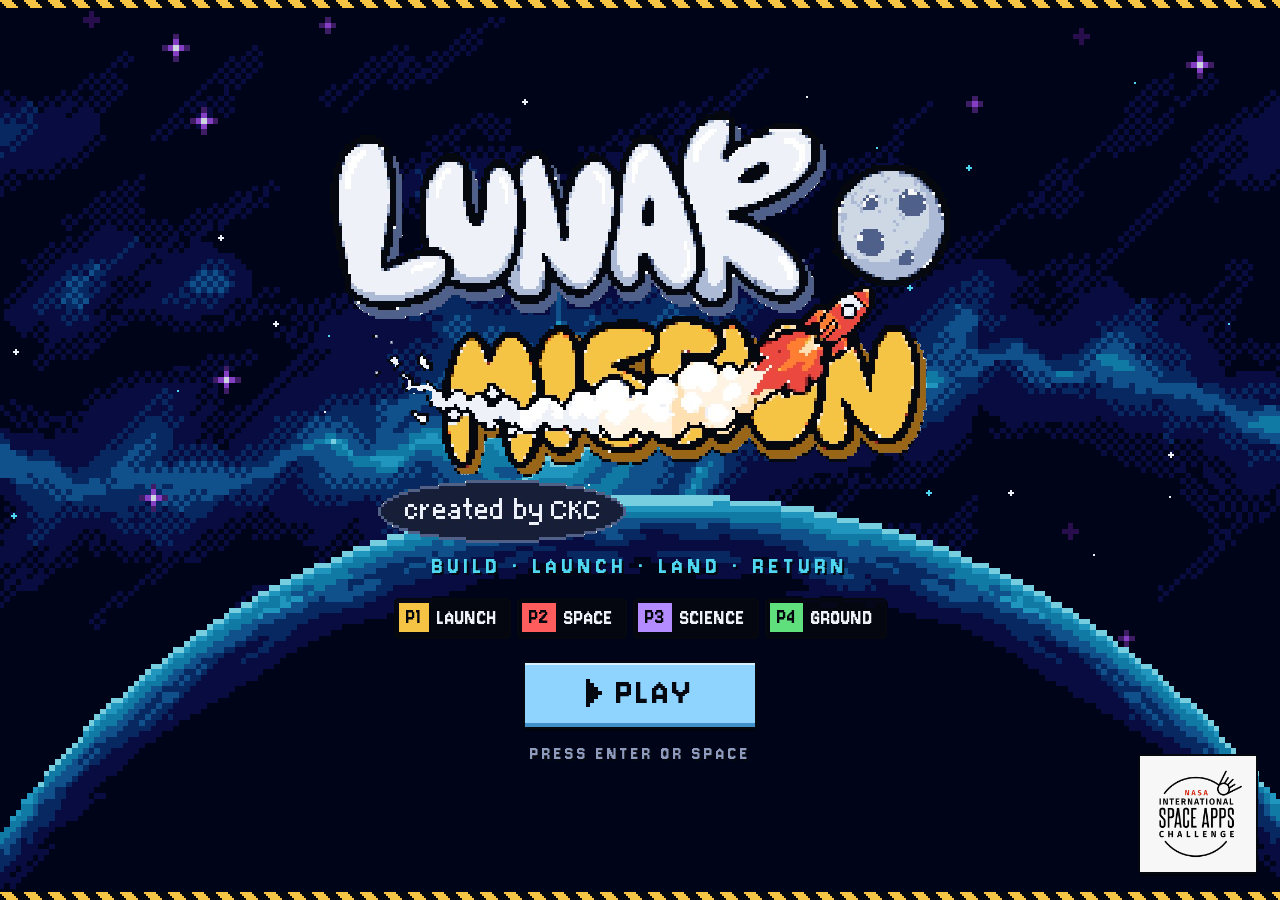
<file: index.html>
<!DOCTYPE html>
<html lang="en">
<head>
  <meta charset="UTF-8" />
  <meta name="viewport" content="width=device-width, initial-scale=1.0" />
  <title>ORBITAL KITCHEN: 4P 2.5D Lunar Sample Return</title>
  <link rel="stylesheet" href="./styles.css?v=18" />
  <script type="importmap">
    {
      "imports": {
        "./src/assets.js": "./src/assets.js?v=18",
        "./src/audio.js": "./src/audio.js?v=18",
        "./src/avatar-data.js": "./src/avatar-data.js?v=18",
        "./src/avatar.js": "./src/avatar.js?v=18",
        "./src/config.js": "./src/config.js?v=18",
        "./src/dilemmas.js": "./src/dilemmas.js?v=18",
        "./src/hud.js": "./src/hud.js?v=18",
        "./src/icons.js": "./src/icons.js?v=18",
        "./src/lobby-ui.js": "./src/lobby-ui.js?v=18",
        "./src/lobby.js": "./src/lobby.js?v=18",
        "./src/main.js": "./src/main.js?v=18",
        "./src/net.js": "./src/net.js?v=18",
        "./src/pixel.js": "./src/pixel.js?v=18",
        "./src/spacecraft.js": "./src/spacecraft.js?v=18",
        "./src/sprites.js": "./src/sprites.js?v=18",
        "./src/state.js": "./src/state.js?v=18",
        "./src/sync.js": "./src/sync.js?v=18",
        "./src/transitions.js": "./src/transitions.js?v=18",
        "./src/stages/stage1.js": "./src/stages/stage1.js?v=18",
        "./src/stages/stage1b.js": "./src/stages/stage1b.js?v=18",
        "./src/stages/stage2.js": "./src/stages/stage2.js?v=18",
        "./src/stages/stage3.js": "./src/stages/stage3.js?v=18",
        "./src/stages/stage4.js": "./src/stages/stage4.js?v=18",
        "./src/stages/stage5.js": "./src/stages/stage5.js?v=18"
      }
    }
  </script>
</head>
<body>

<div id="hud-top">
  <div id="tickets-bar"></div>
  <div id="stage-banner">
    <span class="badge" id="sb-badge">STAGE 1B</span>
    <div class="sb-copy">
      <h2 id="sb-title">Rocket Liftoff &amp; Ascent</h2>
      <p id="sb-desc">Control vertical thrust &amp; horizontal pitch stabilizer, then decouple!</p>
    </div>
    <div class="sb-status-pill" id="sb-status-pill">TELEMETRY LIVE</div>
  </div>
  <div id="hud-right">
    <div class="hud-cmd-row hud-cmd-row-top">
      <div class="squad-bar" id="squad-bar" title="Press 1-4 or click to switch active crewmate">
        <div class="p-chip active" id="pchip-0" data-slot="0">
          <div class="dot" style="background:#3b82f6"></div>
          <span>P1</span><small>Launch</small>
        </div>
        <div class="p-chip" id="pchip-1" data-slot="1">
          <div class="dot" style="background:#f97316"></div>
          <span>P2</span><small>Space</small>
        </div>
        <div class="p-chip" id="pchip-2" data-slot="2">
          <div class="dot" style="background:#a855f7"></div>
          <span>P3</span><small>Science</small>
        </div>
        <div class="p-chip" id="pchip-3" data-slot="3">
          <div class="dot" style="background:#10b981"></div>
          <span>P4</span><small>Ground</small>
        </div>
      </div>
      <button id="btn-coop" class="btn-hud btn-bot" type="button">Crew: 4P AI</button>
      <div class="pill-box score-pill">
        <span class="pill-icon" data-icon="star"></span>
        <span id="score-display" class="star-val">0</span>
      </div>
      <div id="clock-pill" class="pill-box clock-free">
        <span class="pill-icon" data-icon="wrench"></span>
        <span id="clock-display" class="clock-val">FREE BUILD</span>
      </div>
    </div>
    <div class="hud-cmd-row hud-cmd-row-bottom">
      <button id="btn-blueprint" class="btn-hud btn-blueprint" type="button" title="Toggle NASA Spacecraft Blueprint Schematic (B)">
        <span data-icon="blueprint"></span>
        <span>Blueprint [B]</span>
        <span class="bp-progress-pill" id="bp-progress-pill">0/4</span>
      </button>
      <button id="btn-guide" class="btn-hud btn-guide" type="button" title="Mission Guide & Controls">Guide</button>
      <button id="btn-mute" class="btn-hud btn-guide" type="button" title="Toggle Sound" data-icon="sound"></button>
      <button id="btn-pause" class="btn-hud btn-pause" type="button" title="Pause / Resume Game (ESC)" data-icon="pause" data-icon-label="Pause"></button>
      <button id="btn-skip" class="btn-hud btn-launch locked" type="button" title="Build at least 2 modules (and your Science REQ payloads) before launch" data-icon="rocket" data-icon-label="LAUNCH (0/2 REQ)"></button>
      <button id="btn-next" class="btn-hud btn-next" type="button">Next Stage</button>
    </div>
  </div>
</div>

<div id="game-wrap">
  <canvas id="game" width="1120" height="620"></canvas>
  <div id="mission-toast" class="mission-toast hidden"></div>
  <aside id="blueprint-overlay" class="blueprint-overlay hidden" role="complementary" aria-label="NASA Spacecraft Blueprint Schematic">
    <div class="bp-header">
      <div class="bp-title-group">
        <span class="bp-tag">NASA TECHNICAL SCHEMATIC // NON-PAUSING</span>
        <div class="bp-heading-row">
          <h3>Artemis Lunar Stack Blueprint</h3>
          <span id="bp-header-progress" class="bp-header-progress">0/4 BUILT</span>
        </div>
      </div>
      <button id="btn-close-blueprint" class="bp-close-btn" type="button" title="Close Blueprint [B / Esc]" aria-label="Close Blueprint" data-icon="cross"></button>
    </div>
    <div id="bp-subtitle" class="bp-subtitle"></div>
    <div id="bp-body" class="bp-body"></div>
    <div id="bp-footer" class="bp-footer"></div>
  </aside>
  <div id="pause-overlay" class="pause-overlay hidden" role="dialog" aria-label="Game Paused">
    <div class="pause-card">
      <div class="pause-badge">FLIGHT HOLD</div>
      <h2>MISSION PAUSED</h2>
      <p id="pause-stage-label" class="pause-sub">Simulation frozen. Press ESC or click Resume to continue.</p>
      <div class="pause-actions">
        <button id="btn-pause-resume" class="btn-play" type="button" data-icon="play" data-icon-label="Resume Mission"></button>
        <button id="btn-pause-guide" class="btn-secondary" type="button">Controls Guide</button>
        <button id="btn-pause-menu" class="btn-secondary" type="button">Mission Setup</button>
      </div>
    </div>
  </div>
</div>

<div id="hud-bottom">
  <div class="telemetry-strip" id="telemetry-strip">
    <div class="t-stat"><span data-icon="box"></span> Shipped: <b id="stat-shipped">0</b></div>
    <div class="t-stat"><span data-icon="scale"></span> Mass: <b id="stat-mass">420 / 900 kg</b></div>
    <div class="t-stat"><span data-icon="money"></span> Budget: <b id="stat-budget">$180M</b></div>
    <div class="t-stat"><span data-icon="bolt"></span> Power: <b id="stat-power">+50W</b></div>
    <div class="t-stat"><span data-icon="dish"></span> Comms: <b id="stat-comms">40 Mb/d</b></div>
    <div class="t-stat"><span data-icon="flask"></span> Science: <b id="stat-science">0 pts</b></div>
    <div class="t-stat"><span data-icon="fuel"></span> Fuel: <b id="stat-fuel">75%</b></div>
  </div>
  <div class="controls-hint" id="controls-hint">
    <kbd>WASD</kbd> Move &nbsp;•&nbsp; <kbd>SPACE</kbd> Interact &nbsp;•&nbsp; <kbd>1</kbd>-<kbd>4</kbd> Switch Crew
  </div>
</div>

<!-- MAIN BRIEFING / STAGE 5 DEBRIEF MODAL -->
<div id="modal" class="modal-backdrop hidden" role="dialog" aria-modal="true" aria-label="Mission Briefing and Crew Lobby">
  <div class="modal-card" id="modal-content"></div>
</div>

<!-- MISSION FIELD GUIDE MODAL -->
<div id="guide-modal" class="modal-backdrop hidden" role="dialog" aria-modal="true" aria-labelledby="guide-modal-title">
  <div class="modal-card">
    <h1 id="guide-modal-title">How to Play Orbital Kitchen</h1>
    <p class="sub">Follow the Corner UI Spotlight Tour, assemble NASA payloads in the hangar, survive transit surges, explore 2.5D lunar cliffs, and return safely to Earth.</p>
    <div class="guide-grid">
      <div class="guide-card">
        <b>1. Hangar Build &amp; Launch (Stage 1)</b>
        Advance the Corner UI &amp; Hangar Tours with <kbd>SPACE</kbd> or <kbd>ENTER</kbd> (<kbd>TAB</kbd> skips). Grab raw parts (<kbd>SPACE</kbd>), process on stations (<b>Weld</b>: hold <kbd>SPACE</kbd>, <b>Calibrate</b> / <b>Charge</b>: auto), plate onto a <b>Tray</b>, and deliver to <b>Submit</b>. Build at least <b>2 modules</b> (aim for both <kbd>REQ</kbd> payloads) to unlock <b>LAUNCH READY</b>, then fly <kbd>W</kbd>/<kbd>S</kbd>, <kbd>A</kbd>/<kbd>D</kbd>, and <kbd>SPACE</kbd> at Max-Q.
      </div>
      <div class="guide-card">
        <b>2. Cruiser Systems &amp; Surges (Stage 2)</b>
        Navigate the 5 ship bays (<kbd>WASD</kbd>) and clear <b>4+</b> console alerts before arrival. Watch for <b>Solar Flare / Micrometeoroid Surges</b> that lock bulkhead doors—press <kbd>SPACE</kbd> at a locked door to override it, and grab the <b>Wrench</b> in Engineering to tighten Hull Breach bolts.
      </div>
      <div class="guide-card">
        <b>3. Moon Landing &amp; 2.5D Cliffs (Stage 3)</b>
        Touch down gently on <b>Point A</b> (<kbd>WASD</kbd> + <kbd>SPACE</kbd>). Drive rovers across <b>High Cliffs</b> (use ramps or <kbd>SHIFT</kbd> RCS Hop; sunlit plateaus recharge battery) and <b>Low Cliff Basins</b> (higher power draw; hold <kbd>SHIFT</kbd> to cushion drops), finish 3 EVA tasks, and drill <b>Point B Crater</b> before returning to Point A.
      </div>
      <div class="guide-card">
        <b>4. Lunar Liftoff &amp; Earth Return (Stage 4)</b>
        Launch from the Moon, fire <kbd>SPACE</kbd> inside the green TEI burn window, hold Earth entry pitch in green (<kbd>W</kbd>/<kbd>S</kbd>) and vent coolant (<kbd>SPACE</kbd>), open chutes at <b>8–18 km</b> (<kbd>SPACE</kbd>), and steer (<kbd>A</kbd>/<kbd>D</kbd> + <kbd>J</kbd>/<kbd>L</kbd>) onto the recovery carrier.
      </div>
    </div>
    <p class="sub" style="margin-bottom:14px;">Controls: <kbd>WASD</kbd> Move &nbsp;•&nbsp; <kbd>SPACE</kbd> Interact / Override &nbsp;•&nbsp; <kbd>SHIFT</kbd> Dash / RCS Hop &nbsp;•&nbsp; <kbd>F</kbd> Throw &nbsp;•&nbsp; <kbd>1</kbd>-<kbd>4</kbd> Crew &nbsp;•&nbsp; <kbd>B</kbd> Blueprint &nbsp;•&nbsp; <kbd>ESC</kbd> Pause</p>
    <div class="modal-actions">
      <button id="btn-replay-guide" class="btn-secondary" type="button">Replay Stage 1 Guide</button>
      <button id="btn-close-guide" class="btn-play" type="button">Close</button>
    </div>
  </div>
</div>

<!-- CORNER UI SPOTLIGHT TOUR OVERLAY -->
<div id="ui-tour-overlay" class="ui-tour-overlay hidden" role="dialog" aria-modal="true" aria-label="Mission Control UI Tour">
  <svg id="ui-tour-svg" class="ui-tour-svg" width="1280" height="720" viewBox="0 0 1280 720" preserveAspectRatio="none">
    <path id="ui-tour-mask-path" fill="rgba(4, 8, 18, 0.78)" fill-rule="evenodd" d=""></path>
  </svg>
  <div id="ui-tour-ring" class="ui-tour-ring"></div>
  <div id="ui-tour-card" class="ui-tour-card">
    <div class="ui-tour-top">
      <span id="ui-tour-step-badge" class="ui-tour-badge">UI TOUR 1 / 5</span>
      <span id="ui-tour-corner-tag" class="ui-tour-corner">TOP-LEFT DOCK</span>
    </div>
    <h3 id="ui-tour-title">Order Tickets &amp; Science REQ</h3>
    <p id="ui-tour-desc"></p>
    <div class="ui-tour-footer">
      <span class="ui-tour-keys"><kbd>Space</kbd> / <kbd>Enter</kbd> Continue &nbsp;•&nbsp; <kbd>Tab</kbd> Skip</span>
      <div class="ui-tour-actions">
        <button id="btn-tour-back" class="ui-tour-btn ui-tour-btn-ghost" type="button">Back</button>
        <button id="btn-tour-skip" class="ui-tour-btn ui-tour-btn-ghost" type="button">Skip [Tab]</button>
        <button id="btn-tour-next" class="ui-tour-btn ui-tour-btn-primary" type="button">Continue</button>
      </div>
    </div>
  </div>
</div>

<script>
  (function () {
    window.__ORBITAL_BOOTED = false;
    var firstBootErr = '';
    window.__showOrbitalBootError = function (reason) {
      if (window.__ORBITAL_BOOTED) return;
      var modal = document.getElementById('modal');
      var content = document.getElementById('modal-content');
      if (!modal || !content) return;
      var msg = reason || firstBootErr || (location.protocol === 'file:'
        ? 'Browser blocked ES modules on file:// URL. Serve the project with a local HTTP server (e.g. python3 -m http.server).'
        : 'Game modules did not finish loading cleanly (likely a stale browser cache). Try a hard refresh.');
      content.innerHTML =
        '<h1>Unable to Start Orbital Kitchen</h1>' +
        '<p class="sub" id="boot-err-msg"></p>' +
        '<div class="modal-actions">' +
          '<button id="btn-boot-reload" class="btn-play" type="button">Reload Game</button>' +
        '</div>';
      var p = document.getElementById('boot-err-msg');
      if (p) p.textContent = String(msg);
      var btn = document.getElementById('btn-boot-reload');
      if (btn) btn.addEventListener('click', function () { window.location.reload(); });
      modal.classList.remove('hidden');
    };
    window.addEventListener('error', function (ev) {
      if (!window.__ORBITAL_BOOTED && !firstBootErr) {
        firstBootErr = ev && ev.message ? ev.message : 'Script load error';
      }
    });
    setTimeout(function () {
      if (!window.__ORBITAL_BOOTED) window.__showOrbitalBootError(firstBootErr);
    }, 3500);
  })();
</script>
<script type="module" src="./src/main.js?v=18" onerror="window.__showOrbitalBootError && window.__showOrbitalBootError('Failed to load src/main.js module.')"></script>
</body>
</html>
</file>
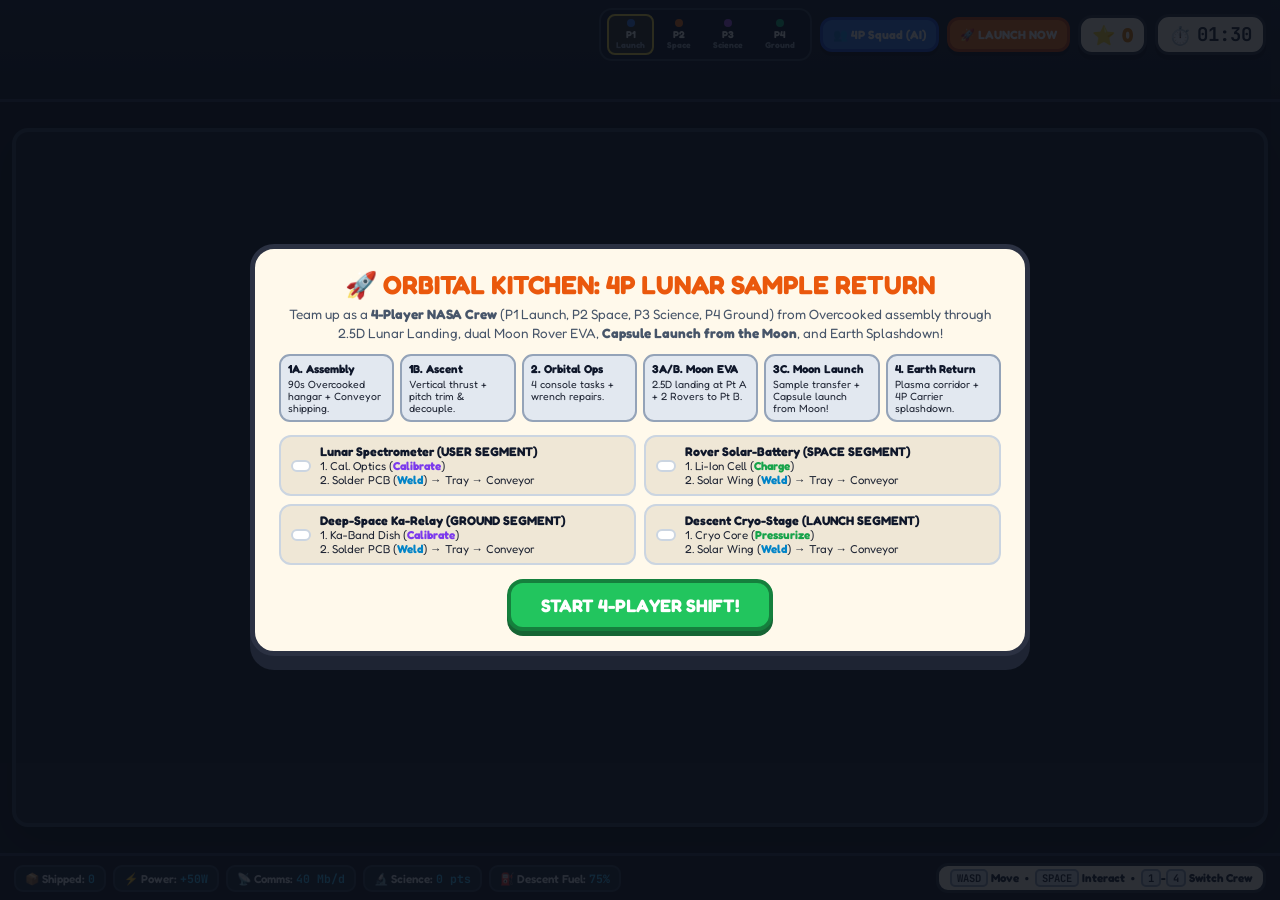
<file: gemini-code-1794627223395.html>
<!DOCTYPE html>
<html lang="en">
<head>
<meta charset="UTF-8" />
<meta name="viewport" content="width=device-width, initial-scale=1.0" />
<title>ORBITAL KITCHEN — 4P 2.5D Lunar Sample Return</title>
<style>
  @import url('https://fonts.googleapis.com/css2?family=Fredoka:wght@500;600;700&family=JetBrains+Mono:wght@600;700&display=swap');

  * { box-sizing: border-box; margin: 0; padding: 0; user-select: none; }
  html, body {
    width: 100vw;
    height: 100vh;
    overflow: hidden;
    background: #101522;
    color: #fff;
    font-family: 'Fredoka', sans-serif;
    display: flex;
    flex-direction: column;
  }

  /* 3-ZONE NON-OVERLAPPING FLEX VIEWPORT */
  #hud-top {
    flex: 0 0 auto;
    min-height: 102px;
    padding: 8px 14px;
    background: linear-gradient(180deg, #182032 0%, #121826 100%);
    border-bottom: 3px solid #2b354d;
    display: flex;
    justify-content: space-between;
    align-items: flex-start;
    gap: 10px;
    z-index: 20;
  }

  #tickets-bar {
    display: flex;
    gap: 9px;
    align-items: flex-start;
    flex-wrap: nowrap;
    overflow: hidden;
  }

  .ticket {
    width: 162px;
    background: #fff9eb;
    color: #1e2433;
    border-radius: 0 0 13px 13px;
    border: 3px solid #2b3142;
    border-top: none;
    box-shadow: 0 5px 0 rgba(0,0,0,0.35);
    overflow: hidden;
    animation: dropTicket 0.3s cubic-bezier(.34,1.56,.64,1);
  }
  @keyframes dropTicket {
    from { transform: translateY(-70px); }
    to { transform: translateY(0); }
  }
  .ticket-header {
    padding: 4px 8px;
    font-size: 10.5px;
    font-weight: 700;
    color: #fff;
    text-transform: uppercase;
    display: flex;
    justify-content: space-between;
  }
  .ticket-timer-bg {
    height: 6px;
    background: #d8d2c5;
    width: 100%;
  }
  .ticket-timer-fill {
    height: 100%;
    background: #22c55e;
    transition: width 0.15s linear, background-color 0.25s;
  }
  .ticket-body {
    padding: 6px 7px 7px;
    display: flex;
    flex-direction: column;
    gap: 5px;
  }
  .ticket-title {
    font-size: 12.5px;
    font-weight: 700;
    line-height: 1.1;
    color: #0f172a;
  }
  .ticket-reqs {
    display: flex;
    gap: 5px;
    justify-content: center;
    background: #efe7d6;
    padding: 4px;
    border-radius: 8px;
    border: 2px dashed #c8beaa;
  }
  .req-chip {
    display: flex;
    flex-direction: column;
    align-items: center;
    background: #fff;
    padding: 3px 4px;
    border-radius: 7px;
    border: 2px solid #cbd5e1;
    min-width: 65px;
  }
  .req-chip svg { width: 21px; height: 21px; }
  .req-chip span.pname { font-size: 9px; font-weight: 700; color: #334155; line-height: 1.1; }
  .req-chip small { font-size: 8.5px; font-weight: 700; text-transform: uppercase; }

  #stage-banner {
    display: none;
    align-items: center;
    gap: 11px;
    background: #1e293b;
    border: 3px solid #38bdf8;
    border-radius: 15px;
    padding: 7px 14px;
    box-shadow: 0 5px 0 rgba(0,0,0,0.35);
    max-width: 540px;
  }
  #stage-banner .badge {
    background: #0284c7;
    color: #fff;
    font-size: 10.5px;
    font-weight: 700;
    padding: 4px 8px;
    border-radius: 8px;
    text-transform: uppercase;
    white-space: nowrap;
  }
  #stage-banner h2 { font-size: 15px; color: #f8fafc; line-height: 1.15; }
  #stage-banner p { font-size: 11.5px; color: #94a3b8; line-height: 1.2; }

  #hud-right {
    display: flex;
    gap: 8px;
    align-items: center;
    flex-shrink: 0;
  }

  /* 4-PLAYER SQUAD BAR */
  .squad-bar {
    display: flex;
    gap: 4px;
    background: #0f172a;
    border: 2.5px solid #334155;
    border-radius: 13px;
    padding: 4px 6px;
  }
  .p-chip {
    display: flex;
    flex-direction: column;
    align-items: center;
    padding: 3px 7px;
    border-radius: 8px;
    font-size: 10px;
    font-weight: 700;
    cursor: pointer;
    border: 2px solid transparent;
    transition: transform 0.1s, border-color 0.15s;
  }
  .p-chip:hover { transform: translateY(-1px); }
  .p-chip.active { border-color: #fde047; background: rgba(253, 224, 71, 0.14); }
  .p-chip .dot { width: 8px; height: 8px; border-radius: 50%; margin-bottom: 1px; }
  .p-chip span { color: #f8fafc; }
  .p-chip small { font-size: 8.5px; color: #94a3b8; }

  .pill-box {
    background: #fff9eb;
    color: #1e2433;
    border: 3px solid #2b3142;
    border-radius: 14px;
    padding: 5px 11px;
    box-shadow: 0 5px 0 rgba(0,0,0,0.35);
    display: flex;
    align-items: center;
    gap: 6px;
  }
  .star-val { font-size: 20px; font-weight: 700; color: #d97706; }
  .clock-val { font-family: 'JetBrains Mono', monospace; font-size: 19px; font-weight: 700; color: #1e2433; }
  .clock-urgent {
    animation: pulseRed 0.45s infinite alternate;
    background: #fee2e2;
    border-color: #dc2626;
  }
  @keyframes pulseRed { from { transform: scale(1); } to { transform: scale(1.06); } }

  .btn-hud {
    border: 3px solid #1e293b;
    border-radius: 12px;
    padding: 7px 10px;
    font-family: 'Fredoka', sans-serif;
    font-size: 12px;
    font-weight: 700;
    cursor: pointer;
    color: #fff;
    box-shadow: 0 4px 0 rgba(0,0,0,0.35);
  }
  .btn-hud:active { transform: translateY(3px); box-shadow: 0 1px 0 rgba(0,0,0,0.35); }
  .btn-bot { background: #3b82f6; border-color: #1d4ed8; }
  .btn-bot.local2p { background: #10b981; border-color: #047857; }
  .btn-bot.off { background: #64748b; border-color: #475569; }
  .btn-launch { background: #f97316; border-color: #c2410c; }
  .btn-next { background: #8b5cf6; border-color: #6d28d9; display: none; }

  /* MIDDLE CANVAS ZONE */
  #game-wrap {
    flex: 1 1 auto;
    display: flex;
    justify-content: center;
    align-items: center;
    padding: 6px 12px;
    min-height: 0;
    position: relative;
  }
  canvas {
    border-radius: 16px;
    border: 4px solid #334155;
    box-shadow: 0 14px 40px rgba(0,0,0,0.65);
    background: #1a2130;
    display: block;
  }

  /* BOTTOM TELEMETRY BAR */
  #hud-bottom {
    flex: 0 0 auto;
    padding: 7px 14px;
    background: #121826;
    border-top: 3px solid #2b354d;
    display: flex;
    justify-content: space-between;
    align-items: center;
    gap: 10px;
    z-index: 20;
  }
  .telemetry-strip {
    display: flex;
    gap: 7px;
    flex-wrap: wrap;
  }
  .t-stat {
    font-size: 11.5px;
    font-weight: 600;
    padding: 4px 9px;
    border-radius: 9px;
    background: #1e293b;
    border: 2px solid #334155;
    color: #e2e8f0;
  }
  .t-stat b { color: #38bdf8; font-family: 'JetBrains Mono', monospace; }

  .controls-hint {
    background: #fff9eb;
    color: #1e2433;
    border: 3px solid #2b3142;
    padding: 5px 11px;
    border-radius: 12px;
    font-size: 11.5px;
    font-weight: 700;
  }
  kbd {
    background: #e2e8f0;
    border: 2px solid #94a3b8;
    border-radius: 5px;
    padding: 0 5px;
    font-family: 'JetBrains Mono', monospace;
    font-size: 10.5px;
  }

  /* MODAL OVERLAY */
  #modal {
    position: fixed;
    inset: 0;
    background: rgba(10, 14, 24, 0.86);
    display: flex;
    justify-content: center;
    align-items: center;
    z-index: 50;
    padding: 16px;
  }
  .modal-card {
    background: #fff9eb;
    color: #1e2433;
    border: 5px solid #2b3142;
    border-radius: 24px;
    width: 780px;
    max-width: 95vw;
    max-height: 92vh;
    overflow-y: auto;
    padding: 20px 24px;
    box-shadow: 0 14px 0 #1e2433;
    text-align: center;
  }
  .modal-card h1 { font-size: 26px; color: #ea580c; margin-bottom: 5px; }
  .modal-card p.sub { font-size: 13.5px; color: #475569; margin-bottom: 12px; line-height: 1.4; }
  .stage-pills {
    display: grid;
    grid-template-columns: repeat(6, 1fr);
    gap: 6px;
    margin-bottom: 13px;
    text-align: left;
  }
  .sp-card {
    background: #e2e8f0;
    border: 2px solid #94a3b8;
    border-radius: 11px;
    padding: 6px 7px;
    font-size: 10.5px;
  }
  .sp-card b { display: block; color: #0f172a; font-size: 11.5px; margin-bottom: 2px; }
  .recipe-grid {
    display: grid;
    grid-template-columns: 1fr 1fr;
    gap: 8px;
    text-align: left;
    margin-bottom: 14px;
  }
  .recipe-box {
    background: #efe7d6;
    border: 2px solid #cbd5e1;
    border-radius: 12px;
    padding: 7px 10px;
    font-size: 11.5px;
    display: flex;
    align-items: center;
    gap: 9px;
  }
  .recipe-box .icons {
    display: flex;
    gap: 4px;
    background: #fff;
    padding: 4px 6px;
    border-radius: 8px;
    border: 2px solid #cbd5e1;
    flex-shrink: 0;
  }
  .recipe-box b { display: block; color: #0f172a; font-size: 12.5px; }
  .btn-play {
    background: #22c55e;
    color: #fff;
    border: 4px solid #15803d;
    border-radius: 16px;
    padding: 11px 30px;
    font-family: 'Fredoka', sans-serif;
    font-size: 18px;
    font-weight: 700;
    cursor: pointer;
    box-shadow: 0 5px 0 #166534;
  }
  .btn-play:hover { background: #16a34a; }
  .btn-play:active { transform: translateY(3px); box-shadow: 0 2px 0 #166534; }
</style>
</head>
<body>

<div id="hud-top">
  <div id="tickets-bar"></div>
  <div id="stage-banner">
    <span class="badge" id="sb-badge">STAGE 1B</span>
    <div>
      <h2 id="sb-title">Rocket Liftoff & Ascent</h2>
      <p id="sb-desc">Control vertical thrust & horizontal pitch stabilizer, then decouple!</p>
    </div>
  </div>
  <div id="hud-right">
    <div class="squad-bar" id="squad-bar" title="Press 1-4 or click to switch active crewmate">
      <div class="p-chip active" id="pchip-0" onclick="selectActiveCrew(0)">
        <div class="dot" style="background:#3b82f6"></div>
        <span>P1</span><small>Launch</small>
      </div>
      <div class="p-chip" id="pchip-1" onclick="selectActiveCrew(1)">
        <div class="dot" style="background:#f97316"></div>
        <span>P2</span><small>Space</small>
      </div>
      <div class="p-chip" id="pchip-2" onclick="selectActiveCrew(2)">
        <div class="dot" style="background:#a855f7"></div>
        <span>P3</span><small>Science</small>
      </div>
      <div class="p-chip" id="pchip-3" onclick="selectActiveCrew(3)">
        <div class="dot" style="background:#10b981"></div>
        <span>P4</span><small>Ground</small>
      </div>
    </div>
    <button id="btn-coop" class="btn-hud btn-bot" onclick="cycleCoopMode()">👥 4P Squad (AI)</button>
    <button id="btn-skip" class="btn-hud btn-launch" onclick="advanceStageManual()">🚀 LAUNCH NOW</button>
    <button id="btn-next" class="btn-hud btn-next" onclick="advanceStageManual()">⏭️ NEXT STAGE</button>
    <div class="pill-box">
      <span style="font-size:19px">⭐</span>
      <span id="score-display" class="star-val">0</span>
    </div>
    <div id="clock-pill" class="pill-box">
      <span style="font-size:18px">⏱️</span>
      <span id="clock-display" class="clock-val">01:30</span>
    </div>
  </div>
</div>

<div id="game-wrap">
  <canvas id="game" width="1120" height="620"></canvas>
</div>

<div id="hud-bottom">
  <div class="telemetry-strip" id="telemetry-strip">
    <div class="t-stat">📦 Shipped: <b id="stat-shipped">0</b></div>
    <div class="t-stat">⚡ Power: <b id="stat-power">+50W</b></div>
    <div class="t-stat">📡 Comms: <b id="stat-comms">40 Mb/d</b></div>
    <div class="t-stat">🔬 Science: <b id="stat-science">0 pts</b></div>
    <div class="t-stat">⛽ Descent Fuel: <b id="stat-fuel">75%</b></div>
  </div>
  <div class="controls-hint" id="controls-hint">
    <kbd>WASD</kbd> Move &nbsp;•&nbsp; <kbd>SPACE</kbd> Interact &nbsp;•&nbsp; <kbd>1</kbd>-<kbd>4</kbd> Switch Crew
  </div>
</div>

<div id="modal">
  <div class="modal-card" id="modal-content">
    <h1>🚀 ORBITAL KITCHEN: 4P LUNAR SAMPLE RETURN</h1>
    <p class="sub">Team up as a <b>4-Player NASA Crew</b> (P1 Launch, P2 Space, P3 Science, P4 Ground) from Overcooked assembly through 2.5D Lunar Landing, dual Moon Rover EVA, <b>Capsule Launch from the Moon</b>, and Earth Splashdown!</p>
    <div class="stage-pills">
      <div class="sp-card"><b>1A. Assembly</b>90s Overcooked hangar + Conveyor shipping.</div>
      <div class="sp-card"><b>1B. Ascent</b>Vertical thrust + pitch trim & decouple.</div>
      <div class="sp-card"><b>2. Orbital Ops</b>4 console tasks + wrench repairs.</div>
      <div class="sp-card"><b>3A/B. Moon EVA</b>2.5D landing at Pt A + 2 Rovers to Pt B.</div>
      <div class="sp-card"><b>3C. Moon Launch</b>Sample transfer + Capsule launch from Moon!</div>
      <div class="sp-card"><b>4. Earth Return</b>Plasma corridor + 4P Carrier splashdown.</div>
    </div>
    <div class="recipe-grid" id="intro-recipes"></div>
    <button class="btn-play" onclick="startGame()">START 4-PLAYER SHIFT!</button>
  </div>
</div>

<script>
const canvas = document.getElementById('game');
const ctx = canvas.getContext('2d');
const LOGICAL_W = 1120;
const LOGICAL_H = 620;

// --- RESPONSIVE CRISP DPR SCALING ---
function resizeCanvas() {
  const wrap = document.getElementById('game-wrap');
  const maxW = wrap.clientWidth - 16;
  const maxH = wrap.clientHeight - 10;
  const aspect = LOGICAL_W / LOGICAL_H;
  let w = maxW;
  let h = w / aspect;
  if (h > maxH) {
    h = maxH;
    w = h * aspect;
  }
  w = Math.max(480, Math.floor(w));
  h = Math.max(266, Math.floor(h));
  const dpr = window.devicePixelRatio || 1;
  canvas.style.width = w + 'px';
  canvas.style.height = h + 'px';
  canvas.width = Math.floor(LOGICAL_W * dpr);
  canvas.height = Math.floor(LOGICAL_H * dpr);
  ctx.setTransform(dpr, 0, 0, dpr, 0, 0);
}
new ResizeObserver(resizeCanvas).observe(document.getElementById('game-wrap'));
window.addEventListener('resize', resizeCanvas);

// --- WEB AUDIO SYNTH SFX ---
let audioCtx = null;
function playTone(freq, type='sine', dur=0.11, vol=0.1) {
  try {
    if (!audioCtx) audioCtx = new (window.AudioContext || window.webkitAudioContext)();
    if (audioCtx.state === 'suspended') audioCtx.resume();
    const osc = audioCtx.createOscillator();
    const gain = audioCtx.createGain();
    osc.type = type;
    osc.frequency.setValueAtTime(freq, audioCtx.currentTime);
    gain.gain.setValueAtTime(vol, audioCtx.currentTime);
    gain.gain.exponentialRampToValueAtTime(0.001, audioCtx.currentTime + dur);
    osc.connect(gain); gain.connect(audioCtx.destination);
    osc.start(); osc.stop(audioCtx.currentTime + dur);
  } catch (e) {}
}

// --- MULTI-TAB / NETWORK 4P STATE SYNC CHANNEL ---
const netChannel = ('BroadcastChannel' in window) ? new BroadcastChannel('orbital_kitchen_4p_sync') : null;
if (netChannel) {
  netChannel.onmessage = (ev) => {
    const msg = ev.data;
    if (!msg || msg.sender === CLIENT_ID) return;
    if (msg.type === 'CREW_INPUT' && players[msg.slot]) {
      players[msg.slot].x = msg.x;
      players[msg.slot].y = msg.y;
      players[msg.slot].angle = msg.angle;
    } else if (msg.type === 'ROVER2_SYNC' && stage === 'STAGE3B' && rover2) {
      rover2.x = msg.x; rover2.y = msg.y; rover2.z = msg.z;
    } else if (msg.type === 'SHIP_SYNC' && stage === 'STAGE4' && reentry) {
      reentry.shipX = msg.shipX;
    }
  };
}
const CLIENT_ID = Math.random().toString(36).slice(2);
window.ORBITAL_NET = {
  exportState: () => ({ stage, stageTimer, score, telemetry, shippedModules, activeCrewIndex, coopMode }),
  broadcast: (payload) => { if (netChannel) netChannel.postMessage({ ...payload, sender: CLIENT_ID }); }
};

// --- UNIFIED VECTOR HARDWARE ICONS (SVG + CANVAS) ---
function getHardwareSVG(shape, processed=false) {
  const glow = processed ? '#4ade80' : '#94a3b8';
  if (shape === 'optics') {
    return `<svg viewBox="0 0 36 36"><rect x="7" y="10" width="16" height="16" rx="4" fill="#334155" stroke="#0f172a" stroke-width="2"/><polygon points="23,12 31,8 31,28 23,24" fill="${processed?'#38bdf8':'#64748b'}" stroke="#0f172a" stroke-width="2"/><circle cx="28" cy="18" r="4" fill="${processed?'#e0f2fe':'#cbd5e1'}"/></svg>`;
  }
  if (shape === 'circuit') {
    return `<svg viewBox="0 0 36 36"><rect x="6" y="7" width="24" height="22" rx="4" fill="${processed?'#15803d':'#475569'}" stroke="#0f172a" stroke-width="2"/><rect x="12" y="13" width="12" height="10" rx="2" fill="#1e293b"/><circle cx="10" cy="11" r="2" fill="${processed?'#fde047':'#94a3b8'}"/><circle cx="26" cy="25" r="2" fill="${processed?'#38bdf8':'#94a3b8'}"/></svg>`;
  }
  if (shape === 'battery') {
    return `<svg viewBox="0 0 36 36"><rect x="10" y="8" width="16" height="22" rx="3" fill="#334155" stroke="#0f172a" stroke-width="2"/><rect x="14" y="4" width="8" height="4" rx="1" fill="#94a3b8"/><rect x="13" y="${processed?'11':'22'}" width="10" height="${processed?'16':'5'}" rx="1" fill="${processed?'#4ade80':'#ef4444'}"/></svg>`;
  }
  if (shape === 'solar') {
    return `<svg viewBox="0 0 36 36"><rect x="5" y="10" width="26" height="16" rx="2" fill="${processed?'#1d4ed8':'#475569'}" stroke="#0f172a" stroke-width="2"/><line x1="14" y1="10" x2="14" y2="26" stroke="${glow}" stroke-width="1.5"/><line x1="22" y1="10" x2="22" y2="26" stroke="${glow}" stroke-width="1.5"/><line x1="5" y1="18" x2="31" y2="18" stroke="${glow}" stroke-width="1.5"/></svg>`;
  }
  if (shape === 'dish') {
    return `<svg viewBox="0 0 36 36"><path d="M8,12 Q18,28 28,12" fill="${processed?'#a78bfa':'#64748b'}" stroke="#0f172a" stroke-width="2"/><line x1="18" y1="20" x2="18" y2="9" stroke="#0f172a" stroke-width="2"/><circle cx="18" cy="8" r="3" fill="${processed?'#fde047':'#cbd5e1'}"/><rect x="13" y="25" width="10" height="5" rx="2" fill="#334155"/></svg>`;
  }
  return `<svg viewBox="0 0 36 36"><rect x="10" y="6" width="16" height="24" rx="7" fill="${processed?'#f97316':'#64748b'}" stroke="#0f172a" stroke-width="2"/><line x1="10" y1="14" x2="26" y2="14" stroke="#0f172a" stroke-width="2"/><line x1="10" y1="22" x2="26" y2="22" stroke="#0f172a" stroke-width="2"/><circle cx="18" cy="18" r="2.5" fill="${processed?'#fde047':'#cbd5e1'}"/></svg>`;
}

function drawHardwareCanvas(c, x, y, shape, processed=false, scale=1) {
  c.save();
  c.translate(x, y);
  c.scale(scale, scale);
  c.lineWidth = 2;
  c.strokeStyle = '#0f172a';
  if (shape === 'optics') {
    c.fillStyle = '#334155';
    c.beginPath(); c.roundRect(-11, -7, 13, 14, 3); c.fill(); c.stroke();
    c.fillStyle = processed ? '#38bdf8' : '#64748b';
    c.beginPath(); c.moveTo(2, -5); c.lineTo(11, -9); c.lineTo(11, 9); c.lineTo(2, 5); c.closePath(); c.fill(); c.stroke();
  } else if (shape === 'circuit') {
    c.fillStyle = processed ? '#16a34a' : '#475569';
    c.beginPath(); c.roundRect(-11, -9, 22, 18, 3); c.fill(); c.stroke();
    c.fillStyle = '#1e293b';
    c.fillRect(-5, -4, 10, 8);
    if (processed) {
      c.fillStyle = '#fde047';
      c.beginPath(); c.arc(-7, -5, 1.8, 0, Math.PI*2); c.arc(7, 5, 1.8, 0, Math.PI*2); c.fill();
    }
  } else if (shape === 'battery') {
    c.fillStyle = '#334155';
    c.beginPath(); c.roundRect(-8, -9, 16, 20, 3); c.fill(); c.stroke();
    c.fillStyle = '#94a3b8';
    c.fillRect(-4, -12, 8, 3);
    c.fillStyle = processed ? '#4ade80' : '#ef4444';
    c.fillRect(-5, processed ? -6 : 4, 10, processed ? 14 : 4);
  } else if (shape === 'solar') {
    c.fillStyle = processed ? '#2563eb' : '#475569';
    c.beginPath(); c.roundRect(-12, -7, 24, 14, 2); c.fill(); c.stroke();
    c.strokeStyle = processed ? '#93c5fd' : '#94a3b8';
    c.lineWidth = 1.4;
    c.beginPath(); c.moveTo(-4, -7); c.lineTo(-4, 7); c.moveTo(4, -7); c.lineTo(4, 7); c.moveTo(-12, 0); c.lineTo(12, 0); c.stroke();
  } else if (shape === 'dish') {
    c.fillStyle = processed ? '#a78bfa' : '#64748b';
    c.beginPath(); c.arc(0, -6, 11, 0.15*Math.PI, 0.85*Math.PI); c.fill(); c.stroke();
    c.beginPath(); c.moveTo(0, 4); c.lineTo(0, -8); c.stroke();
    c.fillStyle = processed ? '#fde047' : '#cbd5e1';
    c.beginPath(); c.arc(0, -9, 2.5, 0, Math.PI*2); c.fill();
    c.fillStyle = '#334155'; c.fillRect(-5, 5, 10, 5);
  } else {
    c.fillStyle = processed ? '#f97316' : '#64748b';
    c.beginPath(); c.roundRect(-8, -11, 16, 22, 6); c.fill(); c.stroke();
    c.beginPath(); c.moveTo(-8, -4); c.lineTo(8, -4); c.moveTo(-8, 4); c.lineTo(8, 4); c.stroke();
  }
  c.restore();
}

// --- STAGE 1 CATALOG ---
const RAW_ITEMS = {
  optics:  { id: 'optics',  name: 'Optics',    shape: 'optics',  procType: 'calibrate', result: 'cal_optics' },
  circuit: { id: 'circuit', name: 'Circuit',   shape: 'circuit', procType: 'weld',      result: 'weld_circuit' },
  battery: { id: 'battery', name: 'Battery',   shape: 'battery', procType: 'charge',    result: 'chg_battery' },
  solar:   { id: 'solar',   name: 'Solar',     shape: 'solar',   procType: 'weld',      result: 'weld_solar' },
  dish:    { id: 'dish',    name: 'Dish',      shape: 'dish',    procType: 'calibrate', result: 'cal_dish' },
  tank:    { id: 'tank',    name: 'Fuel Tank', shape: 'tank',    procType: 'charge',    result: 'chg_tank' }
};

const PROC_META = {
  cal_optics:   { name: 'Cal. Optics',  shape: 'optics',  verb: 'Calibrate',  verbColor: '#7c3aed' },
  weld_circuit: { name: 'Solder PCB',   shape: 'circuit', verb: 'Weld',       verbColor: '#0284c7' },
  chg_battery:  { name: 'Li-Ion Cell',  shape: 'battery', verb: 'Charge',     verbColor: '#16a34a' },
  weld_solar:   { name: 'Solar Wing',   shape: 'solar',   verb: 'Weld',       verbColor: '#0284c7' },
  cal_dish:     { name: 'Ka-Band Dish', shape: 'dish',    verb: 'Calibrate',  verbColor: '#7c3aed' },
  chg_tank:     { name: 'Cryo Core',    shape: 'tank',    verb: 'Pressurize', verbColor: '#16a34a' },
  burned:       { name: 'Burned Scrap', shape: 'tank',    verb: 'Scrap',      verbColor: '#ef4444' }
};

const RECIPES = [
  {
    id: 'sensor_pod',
    title: 'Lunar Spectrometer',
    segment: 'USER SEGMENT',
    segColor: '#0284c7',
    reqs: ['cal_optics', 'weld_circuit'],
    points: 120,
    timeLimit: 50,
    telemetry: { power: -35, comms: -15, science: 45, fuel: 0 }
  },
  {
    id: 'power_pack',
    title: 'Rover Solar-Battery',
    segment: 'SPACE SEGMENT',
    segColor: '#d97706',
    reqs: ['chg_battery', 'weld_solar'],
    points: 115,
    timeLimit: 48,
    telemetry: { power: 130, comms: 0, science: 0, fuel: 0 }
  },
  {
    id: 'comms_relay',
    title: 'Deep-Space Ka-Relay',
    segment: 'GROUND SEGMENT',
    segColor: '#7c3aed',
    reqs: ['cal_dish', 'weld_circuit'],
    points: 120,
    timeLimit: 50,
    telemetry: { power: -25, comms: 110, science: 10, fuel: 0 }
  },
  {
    id: 'booster_core',
    title: 'Descent Cryo-Stage',
    segment: 'LAUNCH SEGMENT',
    segColor: '#dc2626',
    reqs: ['chg_tank', 'weld_solar'],
    points: 130,
    timeLimit: 55,
    telemetry: { power: 0, comms: 0, science: 0, fuel: 25 }
  }
];

document.getElementById('intro-recipes').innerHTML = RECIPES.map(r => {
  const m1 = PROC_META[r.reqs[0]], m2 = PROC_META[r.reqs[1]];
  return `
    <div class="recipe-box">
      <div class="icons">
        ${getHardwareSVG(m1.shape, true)}
        ${getHardwareSVG(m2.shape, true)}
      </div>
      <div>
        <b>${r.title} (${r.segment})</b>
        1. ${m1.name} (<span style="color:${m1.verbColor};font-weight:700">${m1.verb}</span>)<br/>
        2. ${m2.name} (<span style="color:${m2.verbColor};font-weight:700">${m2.verb}</span>) &rarr; Tray &rarr; Conveyor
      </div>
    </div>
  `;
}).join('');

// --- STAGE 1 GRID CONFIG ---
const COLS = 14, ROWS = 8, TILE = 68;
const GRID_X = (LOGICAL_W - COLS * TILE) / 2;
const GRID_Y = 58;

const MAP_LAYOUT = [
  ['C:optics', 'C:circuit', '#', 'W', 'W', '#', 'A', 'A', '#', 'P', 'P', '#', 'T', '>'],
  ['C:battery','.',         '.', '.', '.', '.', '.', '.', '.', '.', '.', '.', '.', '>'],
  ['C:solar',  '.',         '.', '#', '#', '#', '.', '#', '#', '#', '.', '.', '.', '>'],
  ['C:dish',   '.',         '.', '#', '.', '.', '.', '.', '.', '#', '.', '.', '.', '#'],
  ['C:tank',   '.',         '.', '#', '.', '.', '.', '.', '.', '#', '.', '.', '.', '#'],
  ['#',        '.',         '.', '#', '#', '.', '.', '.', '#', '#', '.', '.', '.', 'X'],
  ['#',        '.',         '.', '.', '.', '.', '.', '.', '.', '.', '.', '.', '.', '#'],
  ['#',        '#',         '#', '#', '#', '#', '#', '#', '#', '#', '#', '#', '#', '#']
];

// --- 4-PLAYER CREW DEFINITIONS ---
const CREW_ROSTER = [
  { id: 'P1', role: 'Launch',  color: '#3b82f6', visor: '#93c5fd' },
  { id: 'P2', role: 'Space',   color: '#f97316', visor: '#fed7aa' },
  { id: 'P3', role: 'Science', color: '#a855f7', visor: '#e9d5ff' },
  { id: 'P4', role: 'Ground',  color: '#10b981', visor: '#a7f3d0' }
];

// --- GLOBAL GAME STATE ---
let stage = 'MENU'; // MENU, STAGE1, STAGE1B, STAGE2, STAGE3A, STAGE3B, STAGE3C, STAGE4, STAGE5
let stageTimer = 90;
let score = 0;
let shippedCount = 0;
let shippedModules = { sensor_pod: 0, power_pack: 0, comms_relay: 0, booster_core: 0 };
let telemetry = { power: 50, comms: 40, science: 0, fuel: 75 };
let coopMode = '4P_AI'; // '4P_AI' | 'LOCAL_2P' | 'SOLO'
let activeCrewIndex = 0;
let lastTime = 0;

// Stage 1 entities
let stations = [];
let orders = [];
let players = [];
let flyingDeliveries = [];
let trayReturnQueue = [];
let floatingTexts = [];
let conveyorOffset = 0;
let orderTimer = 0;

// Stage 1B (Ascent: Vertical Thrust + Horizontal Stabilizer + Separation)
let ascent = {
  rocketY: 475,
  thrust: 0.55,
  targetThrust: 0.6,
  tilt: 0,
  velTilt: 0,
  separated: false,
  sepWindowOpen: false,
  boosterDropY: 0
};

// Stage 2 (Interactive Among Us Orbital Mission Control)
let ctrlPlayers = [];
let consoles = [];
let wrenchRack = { x: 560, y: 235, available: true };
let activeMiniGame = null;
let orbitState = {
  progress: 0,
  battery: 85,
  dataBuffer: 25,
  inEclipse: false,
  inGroundCone: false,
  inScanZone: false,
  eventTimer: 0
};

// Stage 3A (2.5D Lunar Descent) & Stage 3B (4P 2.5D Dual Moon Rover EVA)
let lander = {};
let rover = {};
let rover2 = {}; // P2 & P4 Companion Rover
let lunarParticles = [];
let lunarCraters = [];
let lunarBoulders = [];
let scienceNodes = [];
let landingGrade = 'Nominal';
let sampleCollected = false;

// Stage 3C (Gradual Transition: Capsule Launch from the Moon & Translunar Injection)
let moonLaunch = {};

// Stage 4 (4P Earth Re-Entry & Ocean Splashdown)
let reentry = {};

const keys = {};
window.addEventListener('keydown', e => {
  keys[e.code] = true;

  if (['Space', 'ArrowUp', 'ArrowDown', 'ArrowLeft', 'ArrowRight'].includes(e.code) && stage !== 'MENU' && stage !== 'STAGE5') {
    e.preventDefault();
  }

  // Switch active controlled crewmate (1-4)
  if (!e.repeat) {
    if (e.code === 'Digit1' && !(stage === 'STAGE2' && activeMiniGame && activeMiniGame.type === 'SPACE')) selectActiveCrew(0);
    if (e.code === 'Digit2' && !(stage === 'STAGE2' && activeMiniGame && activeMiniGame.type === 'SPACE')) selectActiveCrew(1);
    if (e.code === 'Digit3' && !(stage === 'STAGE2' && activeMiniGame && activeMiniGame.type === 'SPACE')) selectActiveCrew(2);
    if (e.code === 'Digit4') selectActiveCrew(3);
  }

  if ((e.code === 'Space' || e.code === 'KeyE') && !e.repeat) {
    if (stage === 'STAGE1') {
      handleStage1Interact(players[activeCrewIndex] || players[0]);
    } else if (stage === 'STAGE1B') {
      if (ascent.sepWindowOpen && !ascent.separated) {
        ascent.separated = true;
        score += 90;
        telemetry.fuel = Math.min(125, telemetry.fuel + 15);
        addFloatText(LOGICAL_W / 2, 260, 'STAGE SEPARATION NOMINAL! +90⭐', '#4ade80');
        playTone(660, 'triangle', 0.2, 0.14);
      }
    } else if (stage === 'STAGE2') {
      handleStage2Interact();
    } else if (stage === 'STAGE3B') {
      handleStage3BInteract(rover, true);
    } else if (stage === 'STAGE3C') {
      if (moonLaunch.phase === 'TEI_BURN' && !moonLaunch.teiBurnDone) {
        moonLaunch.teiBurnDone = true;
        score += 100;
        addFloatText(LOGICAL_W / 2, 210, 'TRANSLUNAR INJECTION LOCKED! +100⭐', '#4ade80');
        playTone(660, 'triangle', 0.22, 0.14);
      }
    } else if (stage === 'STAGE4') {
      if (reentry.phase === 'CHUTES' && !reentry.chutesDeployed) {
        reentry.chutesDeployed = true;
        score += 80;
        addFloatText(reentry.capsuleX, reentry.capsuleY - 50, 'MAIN PARACHUTES DEPLOYED! +80⭐', '#4ade80');
        playTone(520, 'triangle', 0.18, 0.14);
      }
    }
  }

  // Local P2 Action key (Enter / Right Shift)
  if ((e.code === 'Enter' || e.code === 'ShiftRight') && !e.repeat) {
    if (stage === 'STAGE1') handleStage1Interact(players[1]);
    else if (stage === 'STAGE3B') handleStage3BInteract(rover2, false);
    else if (stage === 'STAGE4' && reentry.phase === 'PLASMA') {
      reentry.heat = Math.max(10, reentry.heat - 14);
      addFloatText(reentry.capsuleX, 210, 'P2 CRYO HEATSHIELD PURGE! ❄️', '#38bdf8');
      playTone(560, 'sine', 0.1, 0.1);
    }
  }

  if (stage === 'STAGE2' && activeMiniGame && activeMiniGame.type === 'SPACE' && !e.repeat) {
    if (e.code === 'Digit1') toggleBreaker(0);
    if (e.code === 'Digit2') toggleBreaker(1);
    if (e.code === 'Digit3') toggleBreaker(2);
  }

  if (e.code === 'Escape' && stage === 'STAGE2' && activeMiniGame) {
    activeMiniGame = null;
  }
});
window.addEventListener('keyup', e => { keys[e.code] = false; });

function selectActiveCrew(idx) {
  activeCrewIndex = idx;
  for (let i = 0; i < 4; i++) {
    const el = document.getElementById(`pchip-${i}`);
    if (el) el.classList.toggle('active', i === idx);
  }
}

function cycleCoopMode() {
  const btn = document.getElementById('btn-coop');
  if (coopMode === '4P_AI') {
    coopMode = 'LOCAL_2P';
    btn.textContent = '🎮 Local 2P + 2 Bots';
    btn.className = 'btn-hud btn-bot local2p';
  } else if (coopMode === 'LOCAL_2P') {
    coopMode = 'SOLO';
    btn.textContent = '👤 Solo (1P)';
    btn.className = 'btn-hud btn-bot off';
  } else {
    coopMode = '4P_AI';
    btn.textContent = '👥 4P Squad (AI)';
    btn.className = 'btn-hud btn-bot';
  }
}

function addFloatText(x, y, text, color='#fff') {
  floatingTexts.push({ x, y, text, color, life: 1.2 });
}

function advanceStageManual() {
  if (stage === 'STAGE1') startStage1B();
  else if (stage === 'STAGE1B') startStage2();
  else if (stage === 'STAGE2') startStage3A();
  else if (stage === 'STAGE3A') startStage3B();
  else if (stage === 'STAGE3B') startStage3CMoonLaunch();
  else if (stage === 'STAGE3C') startStage4EarthReturn();
  else if (stage === 'STAGE4') startStage5Debrief();
}

// ============================================================================
// STAGE 1A: OVERCOOKED TIMED ASSEMBLY HANGAR (4-CREW SQUAD)
// ============================================================================
function buildStage1Map() {
  stations = [];
  for (let r = 0; r < ROWS; r++) {
    for (let c = 0; c < COLS; c++) {
      const code = MAP_LAYOUT[r][c];
      if (code === '.') continue;
      const st = {
        r, c,
        x: GRID_X + c * TILE,
        y: GRID_Y + r * TILE,
        type: code.startsWith('C:') ? 'CRATE' : code,
        crateItem: code.startsWith('C:') ? code.split(':')[1] : null,
        item: null,
        progress: 0,
        traysCount: code === 'T' ? 4 : 0
      };
      if (r === 2 && (c === 4 || c === 8)) {
        st.item = { kind: 'tray', parts: [] };
      }
      stations.push(st);
    }
  }
}

function spawnOrder() {
  if (orders.length >= 4) return;
  const rec = RECIPES[Math.floor(Math.random() * RECIPES.length)];
  orders.push({
    uid: Math.random().toString(36).slice(2),
    recipe: rec,
    remaining: rec.timeLimit,
    maxTime: rec.timeLimit
  });
  renderTicketsHUD();
  playTone(520, 'triangle', 0.12, 0.08);
}

function renderTicketsHUD() {
  const bar = document.getElementById('tickets-bar');
  bar.innerHTML = orders.map(o => {
    const m1 = PROC_META[o.recipe.reqs[0]];
    const m2 = PROC_META[o.recipe.reqs[1]];
    const pct = Math.max(0, (o.remaining / o.maxTime) * 100);
    return `
      <div class="ticket" id="tk-${o.uid}">
        <div class="ticket-header" style="background:${o.recipe.segColor}">
          <span>${o.recipe.segment}</span>
          <span>+${o.recipe.points}⭐</span>
        </div>
        <div class="ticket-timer-bg">
          <div class="ticket-timer-fill" id="tk-bar-${o.uid}" style="width:${pct}%"></div>
        </div>
        <div class="ticket-body">
          <div class="ticket-title">${o.recipe.title}</div>
          <div class="ticket-reqs">
            <div class="req-chip">
              ${getHardwareSVG(m1.shape, true)}
              <span class="pname">${m1.name}</span>
              <small style="color:${m1.verbColor}">${m1.verb}</small>
            </div>
            <div class="req-chip">
              ${getHardwareSVG(m2.shape, true)}
              <span class="pname">${m2.name}</span>
              <small style="color:${m2.verbColor}">${m2.verb}</small>
            </div>
          </div>
        </div>
      </div>
    `;
  }).join('');
}

function updateTicketBarsOnly() {
  for (const o of orders) {
    const el = document.getElementById(`tk-bar-${o.uid}`);
    if (el) {
      const pct = Math.max(0, (o.remaining / o.maxTime) * 100);
      el.style.width = pct + '%';
      el.style.backgroundColor = pct > 50 ? '#22c55e' : pct > 25 ? '#f59e0b' : '#ef4444';
    }
  }
}

function getFacingStation(p) {
  const reach = 42;
  const fx = p.x + Math.cos(p.angle) * reach;
  const fy = p.y + Math.sin(p.angle) * reach;
  let best = null, bestScore = 999;
  for (const st of stations) {
    const cx = st.x + TILE / 2;
    const cy = st.y + TILE / 2;
    const dist = Math.hypot(fx - cx, fy - cy);
    const pDist = Math.hypot(p.x - cx, p.y - cy);
    if (dist < 52 && pDist < 84) {
      const sc = dist + pDist * 0.25;
      if (sc < bestScore) { bestScore = sc; best = st; }
    }
  }
  return best;
}

function canAcceptPartOnTray(tray, procId) {
  if (procId === 'burned' || tray.parts.includes(procId) || tray.parts.length >= 2) return false;
  const cand = [...tray.parts, procId];
  return RECIPES.some(r => cand.every(pt => r.reqs.includes(pt)));
}

function handleStage1Interact(p) {
  if (!p) return;
  const st = getFacingStation(p);
  if (!st) return;

  if (st.type === 'X') {
    if (p.holding) {
      if (p.holding.kind === 'tray') {
        p.holding.parts = [];
        addFloatText(st.x + 34, st.y, 'Tray Cleared!', '#94a3b8');
      } else {
        p.holding = null;
        addFloatText(st.x + 34, st.y, 'Scrapped!', '#f87171');
      }
      playTone(180, 'sawtooth', 0.14, 0.09);
    }
    return;
  }

  if (st.type === '>') {
    if (p.holding && p.holding.kind === 'tray' && p.holding.parts.length === 2) {
      const matching = orders
        .filter(o => o.recipe.reqs.every(req => p.holding.parts.includes(req)))
        .sort((a, b) => a.remaining - b.remaining);
      if (matching.length > 0) {
        const matched = matching[0];
        const tip = Math.round((matched.remaining / matched.maxTime) * 30);
        const pts = matched.recipe.points + tip;
        score += pts;
        shippedCount++;
        shippedModules[matched.recipe.id]++;
        telemetry.power += matched.recipe.telemetry.power;
        telemetry.comms += matched.recipe.telemetry.comms;
        telemetry.science += matched.recipe.telemetry.science;
        telemetry.fuel = Math.min(125, telemetry.fuel + matched.recipe.telemetry.fuel);

        orders = orders.filter(o => o.uid !== matched.uid);
        flyingDeliveries.push({ x: st.x + 20, y: st.y + 34, parts: [...p.holding.parts] });
        p.holding = null;
        trayReturnQueue.push(3.0);
        renderTicketsHUD();
        updateBottomHUD();
        addFloatText(st.x, st.y, `SHIPPED! +${pts}⭐`, '#4ade80');
        playTone(587, 'triangle', 0.11, 0.12);
        setTimeout(() => playTone(880, 'triangle', 0.2, 0.12), 100);
        if (orders.length < 2) spawnOrder();
      } else {
        addFloatText(st.x, st.y, 'No Matching Ticket!', '#f87171');
        playTone(150, 'square', 0.18, 0.1);
      }
    } else {
      addFloatText(st.x, st.y, 'Need Full Fairing Tray!', '#fbbf24');
    }
    return;
  }

  if (st.type === 'CRATE') {
    if (!p.holding) {
      p.holding = { kind: 'raw', id: st.crateItem };
      playTone(440, 'sine', 0.07, 0.08);
    }
    return;
  }

  if (st.type === 'T') {
    if (!p.holding && st.traysCount > 0) {
      st.traysCount--;
      p.holding = { kind: 'tray', parts: [] };
      playTone(500, 'sine', 0.07, 0.08);
    }
    return;
  }

  const isProc = (st.type === 'W' || st.type === 'A' || st.type === 'P');

  if (!p.holding && st.item) {
    if ((st.type === 'A' || st.type === 'P') && st.item.kind === 'raw' && st.progress < 1) {
      addFloatText(st.x + 34, st.y, 'Processing...', '#fbbf24');
      return;
    }
    p.holding = st.item;
    st.item = null;
    st.progress = 0;
    playTone(480, 'sine', 0.07, 0.08);
    return;
  }

  if (p.holding && p.holding.kind === 'tray' && st.item && st.item.kind === 'proc') {
    if (canAcceptPartOnTray(p.holding, st.item.id)) {
      p.holding.parts.push(st.item.id);
      st.item = null;
      st.progress = 0;
      addFloatText(p.x, p.y - 30, 'Plated!', '#38bdf8');
      playTone(660, 'triangle', 0.09, 0.09);
    } else {
      addFloatText(p.x, p.y - 30, 'Wrong Combo!', '#f87171');
    }
    return;
  }

  if (p.holding && p.holding.kind === 'proc' && st.item && st.item.kind === 'tray') {
    if (canAcceptPartOnTray(st.item, p.holding.id)) {
      st.item.parts.push(p.holding.id);
      p.holding = null;
      addFloatText(st.x + 34, st.y, 'Plated!', '#38bdf8');
      playTone(660, 'triangle', 0.09, 0.09);
    } else {
      addFloatText(st.x + 34, st.y, 'Wrong Combo!', '#f87171');
    }
    return;
  }

  if (p.holding && !st.item) {
    if (isProc) {
      if (p.holding.kind !== 'raw') {
        addFloatText(st.x + 34, st.y, 'Raw Parts Only!', '#f87171');
        return;
      }
      const rawMeta = RAW_ITEMS[p.holding.id];
      const reqType = st.type === 'W' ? 'weld' : st.type === 'A' ? 'calibrate' : 'charge';
      if (rawMeta.procType !== reqType) {
        const names = { weld: 'Weld Bench', calibrate: 'Calibrate Rig', charge: 'Power Charger' };
        addFloatText(st.x + 34, st.y, `Use ${names[rawMeta.procType]}!`, '#fbbf24');
        playTone(180, 'sawtooth', 0.1, 0.09);
        return;
      }
    }
    st.item = p.holding;
    st.progress = 0;
    p.holding = null;
    playTone(360, 'sine', 0.07, 0.08);
  }
}

function updateStage1Bot(bot, orderIdx, dt) {
  if (orders.length === 0) return;
  const targetOrder = orders[Math.min(orderIdx, orders.length - 1)];
  const needed = targetOrder.recipe.reqs;

  let traySt = stations.find(s => s.item && s.item.kind === 'tray' &&
    s.item.parts.every(pt => needed.includes(pt)) && s.item.parts.length < 2);
  let fullTraySt = stations.find(s => s.item && s.item.kind === 'tray' &&
    needed.every(req => s.item.parts.includes(req)));

  let tx = null, ty = null, act = null;
  if (bot.holding && bot.holding.kind === 'tray' && needed.every(req => bot.holding.parts.includes(req))) {
    const conv = stations.find(s => s.type === '>');
    tx = conv.x - 22; ty = conv.y + 34; act = 'interact';
  } else if (!bot.holding && fullTraySt) {
    tx = fullTraySt.x + 34; ty = fullTraySt.y + 88; act = 'interact';
  } else if (bot.holding && bot.holding.kind === 'proc' && traySt) {
    tx = traySt.x + 34; ty = traySt.y + 88; act = 'interact';
  } else if (!bot.holding) {
    const ready = stations.find(s => s.item && s.item.kind === 'proc' && needed.includes(s.item.id));
    if (ready) {
      tx = ready.x + 34; ty = ready.y + 88; act = 'interact';
    } else {
      const weld = stations.find(s => s.type === 'W' && s.item && s.item.kind === 'raw');
      if (weld) {
        tx = weld.x + 34; ty = weld.y + 88; act = 'weld';
      } else {
        const existing = traySt ? traySt.item.parts : [];
        const miss = needed.find(req => !existing.includes(req));
        const rawKey = Object.keys(RAW_ITEMS).find(k => RAW_ITEMS[k].result === miss);
        if (rawKey) {
          const crate = stations.find(s => s.type === 'CRATE' && s.crateItem === rawKey);
          tx = crate.x + 88; ty = crate.y + 34; act = 'interact';
        }
      }
    }
  } else if (bot.holding && bot.holding.kind === 'raw') {
    const rawMeta = RAW_ITEMS[bot.holding.id];
    const bType = rawMeta.procType === 'weld' ? 'W' : rawMeta.procType === 'calibrate' ? 'A' : 'P';
    const free = stations.find(s => s.type === bType && !s.item);
    if (free) { tx = free.x + 34; ty = free.y + 88; act = 'interact'; }
  }

  if (tx !== null) {
    const dx = tx - bot.x, dy = ty - bot.y;
    const d = Math.hypot(dx, dy);
    if (d > 14) {
      moveStage1Player(bot, (dx / d) * 175 * dt, (dy / d) * 175 * dt);
    } else {
      let near = null, nd = 999;
      for (const s of stations) {
        const sd = Math.hypot((s.x + 34) - bot.x, (s.y + 34) - bot.y);
        if (sd < nd) { nd = sd; near = s; }
      }
      if (near) bot.angle = Math.atan2((near.y + 34) - bot.y, (near.x + 34) - bot.x);
      if (act === 'interact') {
        bot.cd = (bot.cd || 0) - dt;
        if (bot.cd <= 0) { handleStage1Interact(bot); bot.cd = 0.4; }
      } else if (act === 'weld' && near && near.type === 'W' && near.item) {
        near.progress += dt * 0.55;
        if (near.progress >= 1) {
          near.item = { kind: 'proc', id: RAW_ITEMS[near.item.id].result };
          near.progress = 1;
        }
      }
    }
  }
}

function moveStage1Player(p, vx, vy) {
  if (vx !== 0 || vy !== 0) {
    p.angle = Math.atan2(vy, vx);
    p.walk += 0.22;
  }
  const r = 16;
  const collides = (nx, ny) => {
    if (nx < GRID_X + r || nx > GRID_X + COLS * TILE - r) return true;
    if (ny < GRID_Y + r || ny > GRID_Y + ROWS * TILE - r) return true;
    for (const s of stations) {
      if (nx + r > s.x + 4 && nx - r < s.x + TILE - 4 &&
          ny + r > s.y + 4 && ny - r < s.y + TILE - 4) return true;
    }
    return false;
  };
  if (!collides(p.x + vx, p.y)) p.x += vx;
  if (!collides(p.x, p.y + vy)) p.y += vy;
}

// ============================================================================
// STAGE 1B: ROCKET LIFTOFF (VERTICAL THRUST BAND + PITCH STABILIZER)
// ============================================================================
function startStage1B() {
  stage = 'STAGE1B';
  stageTimer = 14;
  ascent = {
    rocketY: 475,
    thrust: 0.55,
    targetThrust: 0.6,
    tilt: 0,
    velTilt: (Math.random() - 0.5) * 0.35,
    separated: false,
    sepWindowOpen: false,
    boosterDropY: 0
  };
  floatingTexts = [];

  document.getElementById('tickets-bar').style.display = 'none';
  document.getElementById('btn-skip').style.display = 'none';
  document.getElementById('btn-next').style.display = 'inline-block';

  const sb = document.getElementById('stage-banner');
  sb.style.display = 'flex';
  document.getElementById('sb-badge').textContent = 'STAGE 1B — LIFTOFF';
  document.getElementById('sb-title').textContent = '4P Rocket Liftoff & Stage Separation';
  document.getElementById('sb-desc').textContent = 'P1 holds W/S Vertical Thrust & A/D Stabilizer; P2-P4 assist RCS trim & decouple at T+9s!';
  document.getElementById('controls-hint').innerHTML = `<kbd>W</kbd>/<kbd>S</kbd> Vertical Thrust &nbsp;•&nbsp; <kbd>A</kbd>/<kbd>D</kbd> Stabilizer &nbsp;•&nbsp; <kbd>SPACE</kbd> Stage Separation`;
  playTone(220, 'sawtooth', 0.4, 0.14);
}

// ============================================================================
// STAGE 2: INTERACTIVE AMONG US-STYLE ORBITAL MISSION CONTROL (4P CREW)
// ============================================================================
function startStage2() {
  stage = 'STAGE2';
  stageTimer = 30;
  activeMiniGame = null;
  floatingTexts = [];

  const startBatt = Math.max(45, Math.min(100, 60 + Math.round(telemetry.power * 0.25)));
  orbitState = {
    progress: 0,
    battery: startBatt,
    dataBuffer: 30,
    inEclipse: false,
    inGroundCone: false,
    inScanZone: false,
    eventTimer: 2.0
  };

  wrenchRack = { x: 560, y: 235, available: true };

  ctrlPlayers = CREW_ROSTER.map((cr, i) => ({
    name: cr.id,
    role: cr.role,
    x: 490 + i * 48,
    y: 385 + (i % 2) * 26,
    angle: 0,
    color: cr.color,
    visor: cr.visor,
    walk: 0,
    hasWrench: false
  }));

  consoles = [
    { id: 'USER',   label: 'SPECTROMETER', sub: 'Target Tracking',  x: 250, y: 305, color: '#0284c7', alert: true,  needsWrench: false, botProg: 0 },
    { id: 'SPACE',  label: 'POWER GRID',   sub: 'Eclipse Breakers', x: 870, y: 305, color: '#d97706', alert: false, needsWrench: false, botProg: 0 },
    { id: 'GROUND', label: 'KA-BAND DISH', sub: 'Wave Downlink',    x: 250, y: 495, color: '#7c3aed', alert: false, needsWrench: false, botProg: 0 },
    { id: 'LAUNCH', label: 'HULL & GYRO',  sub: 'Wrench Repair',    x: 870, y: 495, color: '#dc2626', alert: true,  needsWrench: true,  botProg: 0 }
  ];

  document.getElementById('sb-badge').textContent = 'STAGE 2 — 4P ORBITAL OPS';
  document.getElementById('sb-title').textContent = 'Mission Control Deck (4-Player Co-Op)';
  document.getElementById('sb-desc').textContent = '4-Player Crew runs flashing segment consoles, tracks targets, sheds eclipse loads & repairs hull!';
  document.getElementById('controls-hint').innerHTML = `<kbd>WASD</kbd> Move &nbsp;•&nbsp; <kbd>SPACE</kbd> Task / Wrench &nbsp;•&nbsp; <kbd>1</kbd>-<kbd>4</kbd> Switch Crew`;
}

function openConsoleMiniGame(c) {
  const lead = ctrlPlayers[activeCrewIndex] || ctrlPlayers[0];
  if (c.id === 'LAUNCH' && c.needsWrench && !lead.hasWrench) {
    addFloatText(c.x, c.y - 45, 'Grab Wrench from Top Rack First! 🔧', '#fbbf24');
    playTone(170, 'sawtooth', 0.16, 0.1);
    return;
  }

  if (c.id === 'USER') {
    activeMiniGame = {
      type: 'USER',
      console: c,
      rx: 0, ry: 0,
      tx: (Math.random() - 0.5) * 140,
      ty: (Math.random() - 0.5) * 90,
      vx: 55, vy: 42,
      lockProgress: 0
    };
  } else if (c.id === 'SPACE') {
    activeMiniGame = {
      type: 'SPACE',
      console: c,
      breakers: [
        { name: 'AUX HEATER', watts: 65, on: true },
        { name: 'RADAR ALT',  watts: 55, on: true },
        { name: 'CORE BUS',   watts: 45, on: true }
      ],
      limit: 115
    };
  } else if (c.id === 'GROUND') {
    activeMiniGame = {
      type: 'GROUND',
      console: c,
      targetFreq: 0.3 + Math.random() * 0.45,
      playerFreq: 0.15,
      holdTime: 0
    };
  } else if (c.id === 'LAUNCH') {
    activeMiniGame = {
      type: 'LAUNCH',
      console: c,
      boltsTightened: 0,
      boltsNeeded: 5
    };
  }
  playTone(480, 'sine', 0.08, 0.1);
}

function toggleBreaker(idx) {
  if (!activeMiniGame || activeMiniGame.type !== 'SPACE') return;
  const b = activeMiniGame.breakers[idx];
  b.on = !b.on;
  playTone(b.on ? 520 : 340, 'triangle', 0.08, 0.1);
  const totalW = activeMiniGame.breakers.reduce((acc, item) => acc + (item.on ? item.watts : 0), 0);
  if (totalW <= activeMiniGame.limit) {
    completeConsoleTask(activeMiniGame.console, 'ECLIPSE LOAD BALANCED! +85⭐', 85);
    orbitState.battery = Math.min(100, orbitState.battery + 18);
  }
}

function completeConsoleTask(c, msg, pts) {
  c.alert = false;
  c.botProg = 0;
  const lead = ctrlPlayers[activeCrewIndex] || ctrlPlayers[0];
  if (c.id === 'LAUNCH' && lead.hasWrench) {
    lead.hasWrench = false;
    wrenchRack.available = true;
  }
  score += pts;
  telemetry.science += 20;
  addFloatText(c.x, c.y - 45, msg, '#4ade80');
  playTone(587, 'triangle', 0.12, 0.14);
  setTimeout(() => playTone(880, 'triangle', 0.22, 0.14), 110);
  activeMiniGame = null;
  updateBottomHUD();
}

function handleStage2Interact() {
  const p = ctrlPlayers[activeCrewIndex] || ctrlPlayers[0];

  if (activeMiniGame) {
    if (activeMiniGame.type === 'SPACE') {
      const idx = activeMiniGame.breakers.findIndex(b => b.on);
      if (idx !== -1) toggleBreaker(idx);
    } else if (activeMiniGame.type === 'LAUNCH') {
      activeMiniGame.boltsTightened++;
      playTone(300 + activeMiniGame.boltsTightened * 85, 'square', 0.08, 0.12);
      if (activeMiniGame.boltsTightened >= activeMiniGame.boltsNeeded) {
        completeConsoleTask(activeMiniGame.console, 'HULL & GYRO REPAIRED! +95⭐', 95);
      }
    }
    return;
  }

  if (Math.hypot(p.x - wrenchRack.x, p.y - wrenchRack.y) < 62) {
    if (!p.hasWrench && wrenchRack.available) {
      p.hasWrench = true;
      wrenchRack.available = false;
      addFloatText(wrenchRack.x, wrenchRack.y - 30, `${p.name} Equipped Wrench 🔧`, '#fde047');
      playTone(540, 'sine', 0.08, 0.1);
      return;
    } else if (p.hasWrench) {
      p.hasWrench = false;
      wrenchRack.available = true;
      addFloatText(wrenchRack.x, wrenchRack.y - 30, 'Returned Wrench', '#94a3b8');
      return;
    }
  }

  for (const c of consoles) {
    if (Math.hypot(p.x - c.x, p.y - c.y) < 78 && c.alert) {
      openConsoleMiniGame(c);
      return;
    }
  }
}

// ============================================================================
// STAGE 3A (4P 2.5D LUNAR DESCENT) & STAGE 3B (4P 2.5D DUAL MOON ROVER EVA)
// ============================================================================
function startStage3A() {
  stage = 'STAGE3A';
  stageTimer = 45;
  lunarParticles = [];
  floatingTexts = [];
  landingGrade = 'Nominal';
  sampleCollected = false;

  const startFuel = Math.max(60, Math.min(125, telemetry.fuel));
  lander = {
    x: 690,
    y: 280,
    z: 225,
    vx: -28,
    vy: 14,
    vz: -16,
    tiltX: 0,
    fuel: startFuel,
    maxFuel: startFuel,
    thrusting: false,
    hoverTrim: false,
    p2AssistActive: false,
    legAnim: 0,
    padX: 235,
    padY: 395,
    landed: false
  };

  build25DLunarTerrain();

  document.getElementById('sb-badge').textContent = 'STAGE 3A — 4P 2.5D DESCENT';
  document.getElementById('sb-title').textContent = '4-Crew Powered Landing on POINT A';
  document.getElementById('sb-desc').textContent = 'P1 Thrust & XY Steer • P2 Hover Trim • P3 Terrain Lidar • P4 Pad Beacon!';
  document.getElementById('controls-hint').innerHTML = `<kbd>WASD</kbd> Steer XY &nbsp;•&nbsp; <kbd>SPACE</kbd> Main Thrust &nbsp;•&nbsp; <kbd>SHIFT</kbd> Hover Trim`;
  playTone(300, 'triangle', 0.25, 0.12);
}

function build25DLunarTerrain() {
  lunarCraters = [
    { x: 420, y: 245, rx: 44, ry: 20, isTarget: false },
    { x: 565, y: 495, rx: 52, ry: 24, isTarget: false },
    { x: 715, y: 265, rx: 40, ry: 18, isTarget: false },
    { x: 915, y: 390, rx: 72, ry: 34, isTarget: true }
  ];

  lunarBoulders = [
    { x: 380, y: 375, r: 16 },
    { x: 490, y: 315, r: 19 },
    { x: 645, y: 385, r: 17 },
    { x: 765, y: 465, r: 20 },
    { x: 810, y: 295, r: 15 }
  ];

  scienceNodes = [
    { id: 'basalt', name: 'Basalt Ridge', x: 515, y: 230, scanned: false, pts: 55 },
    { id: 'ice',    name: 'Shadowed Ice Core', x: 655, y: 525, scanned: false, pts: 65 }
  ];
}

function startStage3B() {
  stage = 'STAGE3B';
  stageTimer = 75;
  lunarParticles = [];

  const maxBatt = Math.max(85, Math.min(150, 90 + Math.round(telemetry.power * 0.25)));
  // Primary Rover (Crew P1 Commander + P3 Science Lidar)
  rover = {
    id: 'LTV-1 (P1+P3)',
    bodyColor: '#f59e0b',
    x: 305,
    y: 385,
    z: 0,
    vx: 0,
    vy: 0,
    vz: 0,
    facingX: 1,
    facingY: 0,
    wheelSpin: 0,
    battery: maxBatt,
    maxBattery: maxBatt,
    hasSample: false,
    drilling: false,
    drillProgress: 0,
    armAnim: 0,
    rcsHopping: false
  };

  // Companion Rover (Crew P2 Space + P4 Ground Relay)
  rover2 = {
    id: 'LTV-2 (P2+P4)',
    bodyColor: '#38bdf8',
    x: 295,
    y: 445,
    z: 0,
    vx: 0,
    vy: 0,
    vz: 0,
    facingX: 1,
    facingY: 0,
    wheelSpin: 0,
    battery: maxBatt,
    maxBattery: maxBatt,
    hasSample: false,
    drilling: false,
    drillProgress: 0,
    armAnim: 0,
    rcsHopping: false,
    botCd: 0
  };

  document.getElementById('sb-badge').textContent = 'STAGE 3B — 4P MOON ROVER EVA';
  document.getElementById('sb-title').textContent = 'Dual 4-Player Rover Expedition: Pt A → Pt B → Pt A';
  document.getElementById('sb-desc').textContent = 'P1+P3 drive LTV-1 & P2+P4 pilot LTV-2 to Point B Crater, drill samples, and return to Rocket!';
  document.getElementById('controls-hint').innerHTML = `<kbd>WASD</kbd> LTV-1 &nbsp;•&nbsp; <kbd>IJKL</kbd> LTV-2 (2P) &nbsp;•&nbsp; <kbd>SHIFT</kbd> Hop &nbsp;•&nbsp; <kbd>SPACE</kbd> Drill / Stow`;
}

function handleStage3BInteract(rv, isPrimary) {
  // Check science outcrops
  for (const sn of scienceNodes) {
    if (!sn.scanned && Math.hypot(rv.x - sn.x, rv.y - sn.y) < 66) {
      sn.scanned = true;
      score += sn.pts;
      telemetry.science += 25;
      addFloatText(sn.x, sn.y - 45, `${rv.id} SCANNED ${sn.name.toUpperCase()}! +${sn.pts}⭐`, '#38bdf8');
      playTone(720, 'triangle', 0.16, 0.12);
      updateBottomHUD();
      return;
    }
  }

  // Check return docking at Point A (Landed Rocket at 235, 395)
  if ((rover.hasSample || rover2.hasSample) && Math.hypot(rv.x - lander.padX, rv.y - lander.padY) < 95) {
    sampleCollected = true;
    const dualBonus = (rover.hasSample && rover2.hasSample) ? 100 : 0;
    const totalPts = 220 + dualBonus;
    score += totalPts;
    telemetry.science += 60;
    addFloatText(lander.padX, lander.padY - 95, `SAMPLES BOARDED! PREPARING MOON LAUNCH! +${totalPts}⭐`, '#4ade80');
    playTone(587, 'triangle', 0.14, 0.14);
    setTimeout(() => playTone(880, 'triangle', 0.25, 0.14), 130);
    setTimeout(startStage3CMoonLaunch, 1000);
  }
}

// ============================================================================
// STAGE 3C: GRADUAL TRANSITION — CAPSULE LAUNCH FROM THE MOON & TEI BURN
// ============================================================================
function startStage3CMoonLaunch() {
  stage = 'STAGE3C';
  stageTimer = 18;
  lunarParticles = [];
  floatingTexts = [];

  moonLaunch = {
    phase: 'LIFTOFF', // 'LIFTOFF' (Lunar surface ascent) -> 'TEI_BURN' (Cislunar Moon-to-Earth transfer)
    capsuleY: lander.padY,
    velocityY: 0,
    thrusting: false,
    tilt: 0,
    velTilt: 0,
    progress: 0,      // 0..1 across cislunar transfer
    teiBurnDone: false
  };

  document.getElementById('sb-badge').textContent = 'STAGE 3C — MOON LAUNCH';
  document.getElementById('sb-title').textContent = 'Lunar Ascent & Translunar Injection (Moon → Earth)';
  document.getElementById('sb-desc').textContent = 'Hold W/SPACE to launch the Ascent Capsule off the Moon, stabilize with A/D, and fire TEI Burn toward Earth!';
  document.getElementById('controls-hint').innerHTML = `<kbd>W</kbd>/<kbd>SPACE</kbd> Lunar Ascent Thrust &nbsp;•&nbsp; <kbd>A</kbd>/<kbd>D</kbd> Trajectory Trim &nbsp;•&nbsp; <kbd>SPACE</kbd> TEI Burn`;
  playTone(240, 'sawtooth', 0.35, 0.13);
}

// ============================================================================
// STAGE 4: 4P RETURN TO PLANET EARTH (PLASMA RE-ENTRY + CARRIER SPLASHDOWN)
// ============================================================================
function startStage4EarthReturn() {
  stage = 'STAGE4';
  stageTimer = 38;
  lunarParticles = [];
  floatingTexts = [];

  const corridorBonus = Math.min(0.12, (shippedModules.comms_relay + shippedModules.power_pack) * 0.03);
  reentry = {
    phase: 'PLASMA', // 'PLASMA' -> 'CHUTES' -> 'SPLASHED'
    altitude: 120,
    pitchAngle: 0,
    corridorHalfWidth: 0.24 + corridorBonus,
    heat: 20,
    p2CoolantCd: 0,
    chutesDeployed: false,
    chuteScale: 0,
    capsuleX: 520,
    capsuleY: 135,
    shipX: 660,
    shipDir: 1,
    wavePhase: 0,
    grade: 'Nominal'
  };

  document.getElementById('sb-badge').textContent = 'STAGE 4 — 4P EARTH RETURN';
  document.getElementById('sb-title').textContent = '4-Crew Re-Entry Corridor & Carrier Splashdown';
  document.getElementById('sb-desc').textContent = 'P1 Entry Pitch (W/S) & Chutes (A/D) • P2 Heatshield Purge • P3 Sample Vault • P4 Recovery Ship (J/L)!';
  document.getElementById('controls-hint').innerHTML = `<kbd>W</kbd>/<kbd>S</kbd> Corridor &nbsp;•&nbsp; <kbd>SPACE</kbd> Chutes &nbsp;•&nbsp; <kbd>A</kbd>/<kbd>D</kbd> Capsule &nbsp;•&nbsp; <kbd>J</kbd>/<kbd>L</kbd> Recovery Ship (P4)`;
  playTone(260, 'triangle', 0.3, 0.12);
}

// ============================================================================
// STAGE 5: BLACK BOX DEBRIEF & NASA MISSION TWIN
// ============================================================================
function startStage5Debrief() {
  stage = 'STAGE5';
  document.getElementById('btn-next').style.display = 'none';
  const stars = score >= 1200 ? '⭐⭐⭐' : score >= 750 ? '⭐⭐' : '⭐';
  document.getElementById('modal-content').innerHTML = `
    <h1>${stars} 4-PLAYER LUNAR SAMPLE RETURN COMPLETE!</h1>
    <p class="sub">Final Squad Score: <b>${score} pts</b> • Lunar Touchdown: <b>${landingGrade}</b> • Earth Recovery: <b>${reentry.grade}</b></p>
    <div class="recipe-grid">
      <div class="recipe-box">
        <div>
          <b>🔗 End-to-End 4-Crew Causal Chain</b>
          P1 Launch shipped <b>${shippedModules.booster_core}</b> Cryo-Stages (${Math.round(telemetry.fuel)}% landing fuel); P2 Space shipped <b>${shippedModules.power_pack}</b> Solar-Battery packs (${Math.round(rover.maxBattery)} Wh Dual Rover power); P3 Science & P4 Ground widened Earth re-entry & carrier recovery.
        </div>
      </div>
      <div class="recipe-box">
        <div>
          <b>🛰️ Real NASA Mission Twin: Artemis Orion, LTV & Apollo 17</b>
          Mirroring NASA's Artemis architecture—where dual Lunar Terrain Vehicles collect crater core samples, launch an Ascent Stage from the lunar surface into translunar trajectory, and splash down Orion beside a U.S. Navy recovery carrier.
        </div>
      </div>
    </div>
    <button class="btn-play" onclick="startGame()">FLY NEW 4P MISSION</button>
  `;
  document.getElementById('modal').style.display = 'flex';
}

// ============================================================================
// MAIN GAME LOOP & UPDATES
// ============================================================================
function startGame() {
  document.getElementById('modal').style.display = 'none';
  document.getElementById('tickets-bar').style.display = 'flex';
  document.getElementById('btn-skip').style.display = 'inline-block';
  document.getElementById('btn-next').style.display = 'none';
  document.getElementById('stage-banner').style.display = 'none';
  document.getElementById('controls-hint').innerHTML = `<kbd>WASD</kbd> Move &nbsp;•&nbsp; <kbd>SPACE</kbd> Interact &nbsp;•&nbsp; <kbd>1</kbd>-<kbd>4</kbd> Switch Crew`;

  buildStage1Map();
  orders = [];
  flyingDeliveries = [];
  trayReturnQueue = [];
  floatingTexts = [];
  score = 0;
  shippedCount = 0;
  shippedModules = { sensor_pod: 0, power_pack: 0, comms_relay: 0, booster_core: 0 };
  telemetry = { power: 50, comms: 40, science: 0, fuel: 75 };
  stageTimer = 90;
  orderTimer = 0;

  players = CREW_ROSTER.map((cr, i) => ({
    name: cr.id,
    role: cr.role,
    x: GRID_X + (2.4 + (i % 2) * 8.2) * TILE,
    y: GRID_Y + (2.2 + Math.floor(i / 2) * 3.0) * TILE,
    angle: i % 2 === 0 ? 0 : Math.PI,
    color: cr.color,
    visor: cr.visor,
    holding: null,
    walk: 0,
    cd: 0
  }));

  spawnOrder();
  setTimeout(spawnOrder, 700);
  updateBottomHUD();
  stage = 'STAGE1';
  lastTime = performance.now();
  requestAnimationFrame(loop);
}

function updateBottomHUD() {
  document.getElementById('score-display').textContent = score;
  const strip = document.getElementById('telemetry-strip');

  if (stage === 'STAGE1B') {
    const inThrustBand = Math.abs(ascent.thrust - ascent.targetThrust) <= 0.14;
    const inPitchBand = Math.abs(ascent.tilt) <= 0.2;
    strip.innerHTML = `
      <div class="t-stat">🔥 Vertical Thrust: <b style="color:${inThrustBand ? '#4ade80' : '#fbbf24'}">${Math.round(ascent.thrust*100)}%</b></div>
      <div class="t-stat">🧭 Stabilizer Trim: <b style="color:${inPitchBand ? '#4ade80' : '#f87171'}">${inPitchBand ? 'LOCKED' : 'DRIFTING'}</b></div>
      <div class="t-stat">🚀 Stage Sep: <b>${ascent.separated ? 'DECOUPLED ✅' : ascent.sepWindowOpen ? 'READY [SPACE]!' : 'ARMING...'}</b></div>
    `;
  } else if (stage === 'STAGE2') {
    const activeAlerts = consoles.filter(c => c.alert).length;
    strip.innerHTML = `
      <div class="t-stat">🔋 Bus Battery: <b style="color:${orbitState.battery < 30 ? '#f87171' : '#4ade80'}">${Math.round(orbitState.battery)}%</b></div>
      <div class="t-stat">💾 Data Buffer: <b style="color:${orbitState.dataBuffer > 80 ? '#f87171' : '#38bdf8'}">${Math.round(orbitState.dataBuffer)}%</b></div>
      <div class="t-stat">⚠️ Active Alerts: <b style="color:${activeAlerts > 0 ? '#fbbf24' : '#4ade80'}">${activeAlerts}</b></div>
      <div class="t-stat">🔬 Science: <b>${telemetry.science} pts</b></div>
    `;
  } else if (stage === 'STAGE3A') {
    const vSpd = Math.abs(lander.vz * 0.24).toFixed(1);
    const alt = Math.max(0, Math.round(lander.z * 0.45));
    const padDist = Math.round(Math.hypot(lander.x - lander.padX, (lander.y - lander.padY) * 1.4));
    strip.innerHTML = `
      <div class="t-stat">📏 Altitude: <b>${alt} m</b></div>
      <div class="t-stat">⬇️ Descent: <b style="color:${vSpd > 5.0 ? '#f87171' : '#4ade80'}">${vSpd} m/s</b></div>
      <div class="t-stat">🎯 Pad Offset: <b style="color:${padDist <= 74 ? '#4ade80' : '#fbbf24'}">${padDist} m</b></div>
      <div class="t-stat">👥 Crew Trim: <b style="color:#38bdf8">${lander.p2AssistActive ? 'P2 AUTO-TRIM' : '4P ACTIVE'}</b></div>
    `;
  } else if (stage === 'STAGE3B') {
    const anySample = rover.hasSample || rover2.hasSample;
    const obj = anySample ? 'Return Sample to Point A (Rocket)!' : 'Drive LTV-1 & LTV-2 to Point B Crater!';
    strip.innerHTML = `
      <div class="t-stat">🚙 4P Objective: <b style="color:#4ade80">${obj}</b></div>
      <div class="t-stat">🔋 LTV-1: <b>${Math.round(rover.battery)}Wh</b> | LTV-2: <b>${Math.round(rover2.battery)}Wh</b></div>
      <div class="t-stat">🧪 Samples: <b>${(rover.hasSample ? 1 : 0) + (rover2.hasSample ? 1 : 0)}/2</b></div>
    `;
  } else if (stage === 'STAGE3C') {
    strip.innerHTML = `
      <div class="t-stat">🌕 Phase: <b style="color:#38bdf8">${moonLaunch.phase === 'LIFTOFF' ? 'LUNAR ASCENT' : 'CISLUNAR TRANSFER'}</b></div>
      <div class="t-stat">🧭 Trajectory: <b style="color:${Math.abs(moonLaunch.tilt) < 0.25 ? '#4ade80' : '#fbbf24'}">${Math.abs(moonLaunch.tilt) < 0.25 ? 'ON COURSE' : 'CORRECT [A/D]'}</b></div>
      <div class="t-stat">🔥 TEI Burn: <b>${moonLaunch.teiBurnDone ? 'LOCKED ✅' : 'STANDBY'}</b></div>
    `;
  } else if (stage === 'STAGE4') {
    const inCorr = Math.abs(reentry.pitchAngle) <= reentry.corridorHalfWidth;
    const shipOffset = Math.round(reentry.capsuleX - reentry.shipX);
    strip.innerHTML = `
      <div class="t-stat">🌍 Alt: <b>${Math.max(0, reentry.altitude).toFixed(1)} km</b></div>
      <div class="t-stat">🔥 Shield: <b style="color:${reentry.heat > 75 ? '#f87171' : '#38bdf8'}">${Math.round(reentry.heat)}%</b></div>
      <div class="t-stat">🎯 ${reentry.phase === 'PLASMA' ? 'Corridor' : 'Carrier Offset'}: <b style="color:${(reentry.phase === 'PLASMA' ? inCorr : Math.abs(shipOffset) <= 80) ? '#4ade80' : '#fbbf24'}">${reentry.phase === 'PLASMA' ? (inCorr ? 'OPTIMAL' : 'OFF-ANGLE') : (shipOffset + ' m')}</b></div>
      <div class="t-stat">🪂 Chutes: <b>${reentry.chutesDeployed ? 'OPEN ✅' : 'STANDBY'}</b></div>
    `;
  } else {
    strip.innerHTML = `
      <div class="t-stat">📦 Shipped: <b>${shippedCount}</b></div>
      <div class="t-stat">⚡ Power: <b>${telemetry.power >= 0 ? '+' : ''}${telemetry.power}W</b></div>
      <div class="t-stat">📡 Comms: <b>${telemetry.comms} Mb/d</b></div>
      <div class="t-stat">🔬 Science: <b>${telemetry.science} pts</b></div>
      <div class="t-stat">⛽ Fuel: <b>${Math.round(telemetry.fuel)}%</b></div>
    `;
  }
}

function update(dt) {
  if (stage === 'MENU' || stage === 'STAGE5') return;

  stageTimer -= dt;
  const mins = Math.floor(Math.max(0, stageTimer) / 60);
  const secs = Math.floor(Math.max(0, stageTimer) % 60);
  document.getElementById('clock-display').textContent = `${String(mins).padStart(2,'0')}:${String(secs).padStart(2,'0')}`;
  document.getElementById('clock-pill').classList.toggle('clock-urgent', stageTimer <= 12);

  if (stage === 'STAGE1') {
    if (stageTimer <= 0) { startStage1B(); return; }

    orderTimer += dt;
    if (orderTimer >= 13) { orderTimer = 0; spawnOrder(); }
    for (let i = orders.length - 1; i >= 0; i--) {
      orders[i].remaining -= dt;
      if (orders[i].remaining <= 0) {
        score = Math.max(0, score - 25);
        addFloatText(140, 90, 'Order Expired! -25⭐', '#ef4444');
        orders.splice(i, 1);
        renderTicketsHUD();
        if (orders.length === 0) spawnOrder();
      }
    }
    updateTicketBarsOnly();

    // Active Human Player
    const lead = players[activeCrewIndex] || players[0];
    let mx = 0, my = 0;
    if (keys['KeyW'] || keys['ArrowUp']) my -= 1;
    if (keys['KeyS'] || keys['ArrowDown']) my += 1;
    if (keys['KeyA'] || keys['ArrowLeft']) mx -= 1;
    if (keys['KeyD'] || keys['ArrowRight']) mx += 1;
    if (mx !== 0 && my !== 0) { mx *= 0.7071; my *= 0.7071; }
    moveStage1Player(lead, mx * 245 * dt, my * 245 * dt);
    if (mx !== 0 || my !== 0) {
      window.ORBITAL_NET.broadcast({ type: 'CREW_INPUT', slot: activeCrewIndex, x: lead.x, y: lead.y, angle: lead.angle });
    }

    if (keys['Space'] || keys['KeyE']) {
      const facing = getFacingStation(lead);
      if (facing && facing.type === 'W' && facing.item && facing.item.kind === 'raw') {
        facing.progress += dt * 0.7;
        if (Math.random() < 0.3) playTone(320 + Math.random()*260, 'sawtooth', 0.04, 0.04);
        if (facing.progress >= 1) {
          facing.item = { kind: 'proc', id: RAW_ITEMS[facing.item.id].result };
          facing.progress = 1;
          addFloatText(facing.x + 34, facing.y, 'Welded!', '#4ade80');
          playTone(760, 'triangle', 0.12, 0.1);
        }
      }
    }

    // Local 2P movement (IJKL)
    if (coopMode === 'LOCAL_2P') {
      const p2 = players[1];
      let mx2 = 0, my2 = 0;
      if (keys['KeyI']) my2 -= 1;
      if (keys['KeyK']) my2 += 1;
      if (keys['KeyJ']) mx2 -= 1;
      if (keys['KeyL']) mx2 += 1;
      if (mx2 !== 0 && my2 !== 0) { mx2 *= 0.7071; my2 *= 0.7071; }
      moveStage1Player(p2, mx2 * 245 * dt, my2 * 245 * dt);
    }

    // AI Crewmates
    if (coopMode !== 'SOLO') {
      for (let i = 0; i < players.length; i++) {
        if (i === activeCrewIndex) continue;
        if (coopMode === 'LOCAL_2P' && i === 1) continue;
        updateStage1Bot(players[i], i % 2, dt);
      }
    }

    for (const st of stations) {
      if ((st.type === 'A' || st.type === 'P') && st.item) {
        if (st.item.kind === 'raw') {
          st.progress += dt * 0.3;
          if (st.progress >= 1) {
            st.item = { kind: 'proc', id: RAW_ITEMS[st.item.id].result };
            playTone(680, 'sine', 0.1, 0.09);
          }
        } else if (st.item.kind === 'proc' && st.item.id !== 'burned') {
          st.progress += dt * 0.13;
          if (st.progress >= 1.65) {
            st.item = { kind: 'proc', id: 'burned' };
            addFloatText(st.x + 34, st.y, 'OVERHEATED!', '#ef4444');
            playTone(130, 'sawtooth', 0.25, 0.12);
          }
        }
      }
    }

    const rack = stations.find(s => s.type === 'T');
    for (let i = trayReturnQueue.length - 1; i >= 0; i--) {
      trayReturnQueue[i] -= dt;
      if (trayReturnQueue[i] <= 0) {
        rack.traysCount++;
        trayReturnQueue.splice(i, 1);
      }
    }
    conveyorOffset = (conveyorOffset + dt * 45) % 24;
    for (let i = flyingDeliveries.length - 1; i >= 0; i--) {
      flyingDeliveries[i].x += dt * 150;
      if (flyingDeliveries[i].x > LOGICAL_W + 60) flyingDeliveries.splice(i, 1);
    }
    updateBottomHUD();
  }

  else if (stage === 'STAGE1B') {
    if (stageTimer <= 0) { startStage2(); return; }

    ascent.targetThrust = 0.58 + Math.sin(performance.now() * 0.0018) * 0.16;
    if (keys['KeyW'] || keys['ArrowUp']) ascent.thrust = Math.min(1, ascent.thrust + 0.65 * dt);
    else if (keys['KeyS'] || keys['ArrowDown']) ascent.thrust = Math.max(0, ascent.thrust - 0.65 * dt);
    else ascent.thrust = Math.max(0, ascent.thrust - 0.22 * dt);

    const thrustMatch = Math.abs(ascent.thrust - ascent.targetThrust) <= 0.14;
    ascent.rocketY -= (14 + ascent.thrust * 32) * dt;
    if (ascent.rocketY < 160) ascent.rocketY = 160;

    const instability = Math.max(0.28, 0.8 - shippedModules.booster_core * 0.15);
    ascent.velTilt += (Math.sin(performance.now() * 0.0032) * instability) * dt;
    if (keys['KeyA'] || keys['ArrowLeft']) ascent.velTilt -= 1.75 * dt;
    if (keys['KeyD'] || keys['ArrowRight']) ascent.velTilt += 1.75 * dt;
    if (coopMode === '4P_AI') ascent.velTilt -= ascent.tilt * 0.55 * dt; // P2-P4 RCS assist
    ascent.tilt = Math.max(-0.55, Math.min(0.55, ascent.tilt + ascent.velTilt * dt));
    ascent.velTilt *= 0.95;

    const pitchMatch = Math.abs(ascent.tilt) <= 0.2;
    if (thrustMatch && pitchMatch) score += Math.round(dt * 24);
    else if (thrustMatch || pitchMatch) score += Math.round(dt * 10);

    ascent.sepWindowOpen = (stageTimer <= 5.5 && stageTimer >= 1.5);
    if (ascent.separated) ascent.boosterDropY += dt * 120;
    updateBottomHUD();
  }

  else if (stage === 'STAGE2') {
    if (stageTimer <= 0) { startStage3A(); return; }

    orbitState.progress = 1 - (stageTimer / 30);
    const phase = (orbitState.progress * 3) % 1;
    orbitState.inEclipse = (phase > 0.35 && phase < 0.62);
    orbitState.inGroundCone = (phase > 0.68 && phase < 0.92);
    orbitState.inScanZone = (phase > 0.08 && phase < 0.32);

    const powerGen = orbitState.inEclipse ? -3.5 : (2.2 + shippedModules.power_pack * 1.4);
    orbitState.battery = Math.max(10, Math.min(100, orbitState.battery + powerGen * dt));

    if (orbitState.inScanZone) {
      orbitState.dataBuffer = Math.min(100, orbitState.dataBuffer + (4.5 + shippedModules.sensor_pod * 1.5) * dt);
    }
    if (orbitState.inGroundCone) {
      const downlinkRate = 5.0 + shippedModules.comms_relay * 2.5;
      orbitState.dataBuffer = Math.max(0, orbitState.dataBuffer - downlinkRate * dt);
    }

    orbitState.eventTimer -= dt;
    if (orbitState.eventTimer <= 0) {
      orbitState.eventTimer = 5.2;
      if (orbitState.inEclipse) consoles.find(c => c.id === 'SPACE').alert = true;
      else if (orbitState.dataBuffer > 55) consoles.find(c => c.id === 'GROUND').alert = true;
      else {
        const calm = consoles.filter(c => !c.alert);
        if (calm.length > 0) calm[Math.floor(Math.random() * calm.length)].alert = true;
      }
    }

    if (activeMiniGame) {
      if (activeMiniGame.type === 'USER') {
        const mg = activeMiniGame;
        mg.tx += mg.vx * dt;
        mg.ty += mg.vy * dt;
        if (Math.abs(mg.tx) > 95) mg.vx *= -1;
        if (Math.abs(mg.ty) > 55) mg.vy *= -1;

        if (keys['KeyW'] || keys['ArrowUp']) mg.ry -= 150 * dt;
        if (keys['KeyS'] || keys['ArrowDown']) mg.ry += 150 * dt;
        if (keys['KeyA'] || keys['ArrowLeft']) mg.rx -= 150 * dt;
        if (keys['KeyD'] || keys['ArrowRight']) mg.rx += 150 * dt;
        mg.rx = Math.max(-105, Math.min(105, mg.rx));
        mg.ry = Math.max(-62, Math.min(62, mg.ry));

        if (Math.hypot(mg.rx - mg.tx, mg.ry - mg.ty) < 28) {
          mg.lockProgress += dt * 0.55;
          if (mg.lockProgress >= 1) completeConsoleTask(mg.console, 'TARGET LOCKED! +90⭐', 90);
        }
      } else if (activeMiniGame.type === 'GROUND') {
        const mg = activeMiniGame;
        if (keys['KeyA'] || keys['ArrowLeft']) mg.playerFreq = Math.max(0.1, mg.playerFreq - 0.35 * dt);
        if (keys['KeyD'] || keys['ArrowRight']) mg.playerFreq = Math.min(0.85, mg.playerFreq + 0.35 * dt);

        if (Math.abs(mg.playerFreq - mg.targetFreq) < 0.045) {
          mg.holdTime += dt * 0.7;
          if (mg.holdTime >= 1) {
            orbitState.dataBuffer = Math.max(0, orbitState.dataBuffer - 45);
            completeConsoleTask(mg.console, 'DATA DOWNLINKED! +85⭐', 85);
          }
        } else {
          mg.holdTime = Math.max(0, mg.holdTime - dt * 0.25);
        }
      }
    } else {
      const p = ctrlPlayers[activeCrewIndex] || ctrlPlayers[0];
      let mx = 0, my = 0;
      if (keys['KeyW'] || keys['ArrowUp']) my -= 1;
      if (keys['KeyS'] || keys['ArrowDown']) my += 1;
      if (keys['KeyA'] || keys['ArrowLeft']) mx -= 1;
      if (keys['KeyD'] || keys['ArrowRight']) mx += 1;
      if (mx !== 0 || my !== 0) {
        p.angle = Math.atan2(my, mx);
        p.walk += 0.22;
        p.x = Math.max(150, Math.min(970, p.x + mx * 245 * dt));
        p.y = Math.max(230, Math.min(545, p.y + my * 245 * dt));
      }
    }

    // 3 AI Crewmates assist with consoles
    if (coopMode !== 'SOLO') {
      const alerting = consoles.filter(c => c.alert && !c.needsWrench && (!activeMiniGame || activeMiniGame.console !== c));
      for (let i = 0; i < ctrlPlayers.length; i++) {
        if (i === activeCrewIndex) continue;
        const b = ctrlPlayers[i];
        const targetC = alerting[i % Math.max(1, alerting.length)];
        if (targetC) {
          const dx = targetC.x - b.x, dy = (targetC.y + 42) - b.y;
          const d = Math.hypot(dx, dy);
          if (d > 14) {
            b.angle = Math.atan2(dy, dx); b.walk += 0.2;
            b.x += (dx / d) * 175 * dt; b.y += (dy / d) * 175 * dt;
          } else {
            targetC.botProg += dt * 0.3;
            if (targetC.botProg >= 1) {
              targetC.alert = false;
              targetC.botProg = 0;
              score += 45;
              addFloatText(targetC.x, targetC.y - 38, `${b.name} RESOLVED! +45⭐`, '#fbbf24');
            }
          }
        }
      }
    }

    updateBottomHUD();
  }

  else if (stage === 'STAGE3A') {
    if (lander.landed) return;
    if (stageTimer <= 0) {
      lander.x = lander.padX;
      lander.y = lander.padY;
      lander.z = 0;
      lander.vz = -10;
    }

    const lunarGravity = 20;
    const mainThrust = 50;
    lander.thrusting = (keys['Space'] || keys['ArrowUp']) && lander.fuel > 0;
    lander.hoverTrim = (keys['ShiftLeft'] || keys['ShiftRight'] || keys['KeyI']) && lander.fuel > 0;

    // P2 Space Copilot Auto-Hover Trim assist if falling fast near ground
    lander.p2AssistActive = false;
    if (coopMode === '4P_AI' && lander.z < 90 && lander.vz < -22 && !lander.thrusting && !lander.hoverTrim && lander.fuel > 10) {
      lander.p2AssistActive = true;
      lander.vz += 14 * dt;
    }

    if (lander.thrusting) {
      lander.vz += mainThrust * dt;
      lander.fuel = Math.max(0, lander.fuel - dt * 6.0);
      if (Math.random() < 0.38) playTone(110 + Math.random()*30, 'sawtooth', 0.06, 0.05);
    } else if (lander.hoverTrim || lander.p2AssistActive) {
      lander.vz += (lunarGravity - lander.vz * 1.9) * dt;
      lander.fuel = Math.max(0, lander.fuel - dt * 3.0);
    }

    let ax = 0, ay = 0;
    if (keys['KeyA'] || keys['ArrowLeft']) ax -= 1;
    if (keys['KeyD'] || keys['ArrowRight']) ax += 1;
    if (keys['KeyW']) ay -= 1;
    if (keys['KeyS']) ay += 1;

    if (ax !== 0 || ay !== 0) {
      lander.vx += ax * 54 * dt;
      lander.vy += ay * 42 * dt;
      lander.tiltX = Math.max(-0.22, Math.min(0.22, ax * 0.16));
      if (lander.fuel > 0) lander.fuel = Math.max(0, lander.fuel - dt * 1.1);
    } else {
      lander.vx *= 0.965;
      lander.vy *= 0.965;
      lander.tiltX *= 0.85;
    }

    lander.vz -= lunarGravity * dt;
    lander.x = Math.max(120, Math.min(LOGICAL_W - 120, lander.x + lander.vx * dt));
    lander.y = Math.max(210, Math.min(540, lander.y + lander.vy * dt));
    lander.z += lander.vz * dt;

    if (lander.z < 75) lander.legAnim = Math.min(1, lander.legAnim + dt * 2.5);

    if ((lander.thrusting || lander.hoverTrim || lander.p2AssistActive) && lander.z < 85) {
      for (let i = 0; i < 2; i++) {
        const ang = Math.random() * Math.PI * 2;
        lunarParticles.push({
          x: lander.x + Math.cos(ang) * 14,
          y: lander.y + Math.sin(ang) * 7,
          vx: Math.cos(ang) * (70 + Math.random() * 60),
          vy: Math.sin(ang) * (35 + Math.random() * 30),
          life: 0.5,
          size: 3 + Math.random() * 3,
          color: '#cbd5e1'
        });
      }
    }

    if (lander.z <= 0) {
      lander.z = 0;
      lander.landed = true;
      const vSpd = Math.abs(lander.vz * 0.24);
      const padDist = Math.hypot(lander.x - lander.padX, (lander.y - lander.padY) * 1.4);
      const onPad = padDist <= 76;

      if (onPad && vSpd <= 3.9) {
        landingGrade = 'TEXTBOOK 4P BUTTER LANDING (+200⭐)';
        score += 200;
        addFloatText(lander.x, lander.y - 65, 'TEXTBOOK 4P TOUCHDOWN! +200⭐', '#4ade80');
      } else if (onPad && vSpd <= 6.2) {
        landingGrade = 'SAFE TOUCHDOWN (+130⭐)';
        score += 130;
        addFloatText(lander.x, lander.y - 65, 'SAFE LANDING! +130⭐', '#38bdf8');
      } else {
        landingGrade = 'HARD / OFF-PAD TOUCHDOWN (+60⭐)';
        score += 60;
        lander.x = lander.padX;
        lander.y = lander.padY;
        addFloatText(lander.x, lander.y - 65, 'HARD LANDING — DEPLOYING 4P ROVERS!', '#fbbf24');
      }
      playTone(440, 'triangle', 0.15, 0.14);
      setTimeout(() => playTone(660, 'triangle', 0.22, 0.14), 120);
      setTimeout(startStage3B, 1400);
    }
    updateBottomHUD();
  }

  else if (stage === 'STAGE3B') {
    if (stageTimer <= 0) { startStage3CMoonLaunch(); return; }

    const targetCrater = lunarCraters.find(c => c.isTarget);

    // Update Primary Rover (LTV-1: P1 Commander + P3 Science Lidar)
    updateSingleRover(rover, {
      up: keys['KeyW'] || keys['ArrowUp'],
      down: keys['KeyS'] || keys['ArrowDown'],
      left: keys['KeyA'] || keys['ArrowLeft'],
      right: keys['KeyD'] || keys['ArrowRight'],
      hop: keys['ShiftLeft'],
      drill: keys['Space'] || keys['KeyE']
    }, targetCrater, dt);

    // Update Companion Rover (LTV-2: P2 Space + P4 Ground Relay)
    if (coopMode === 'LOCAL_2P') {
      updateSingleRover(rover2, {
        up: keys['KeyI'],
        down: keys['KeyK'],
        left: keys['KeyJ'],
        right: keys['KeyL'],
        hop: keys['ShiftRight'],
        drill: keys['Enter']
      }, targetCrater, dt);
      window.ORBITAL_NET.broadcast({ type: 'ROVER2_SYNC', x: rover2.x, y: rover2.y, z: rover2.z });
    } else if (coopMode === '4P_AI') {
      updateCompanionRoverAI(rover2, targetCrater, dt);
    }

    // P3 Science Lidar auto-pulse on nearby unscanned outcrops
    if (coopMode !== 'SOLO') {
      for (const sn of scienceNodes) {
        if (!sn.scanned && Math.hypot(rover.x - sn.x, rover.y - sn.y) < 58) {
          sn.scanned = true;
          score += sn.pts;
          telemetry.science += 25;
          addFloatText(sn.x, sn.y - 45, `P3 LIDAR SCANNED ${sn.name.toUpperCase()}! +${sn.pts}⭐`, '#e9d5ff');
          playTone(740, 'triangle', 0.14, 0.1);
        }
      }
    }

    // Auto-board & launch from Moon when rover(s) return to Point A Rocket with sample!
    if ((rover.hasSample && Math.hypot(rover.x - lander.padX, rover.y - lander.padY) < 68) ||
        (rover2.hasSample && Math.hypot(rover2.x - lander.padX, rover2.y - lander.padY) < 68)) {
      handleStage3BInteract(rover.hasSample ? rover : rover2, true);
    }

    updateBottomHUD();
  }

  else if (stage === 'STAGE3C') {
    if (stageTimer <= 0) { startStage4EarthReturn(); return; }

    if (moonLaunch.phase === 'LIFTOFF') {
      moonLaunch.thrusting = (keys['KeyW'] || keys['ArrowUp'] || keys['Space']);
      if (moonLaunch.thrusting) {
        moonLaunch.velocityY += 85 * dt;
        if (Math.random() < 0.4) playTone(125 + Math.random()*35, 'sawtooth', 0.06, 0.05);
      } else {
        moonLaunch.velocityY = Math.max(18, moonLaunch.velocityY - 22 * dt);
      }

      if (keys['KeyA'] || keys['ArrowLeft']) moonLaunch.velTilt -= 1.4 * dt;
      if (keys['KeyD'] || keys['ArrowRight']) moonLaunch.velTilt += 1.4 * dt;
      if (coopMode === '4P_AI') moonLaunch.velTilt -= moonLaunch.tilt * 0.6 * dt;
      moonLaunch.tilt = Math.max(-0.45, Math.min(0.45, moonLaunch.tilt + moonLaunch.velTilt * dt));
      moonLaunch.velTilt *= 0.94;

      moonLaunch.capsuleY -= moonLaunch.velocityY * dt;

      // Exhaust plume
      if (moonLaunch.thrusting) {
        lunarParticles.push({
          x: lander.padX + (Math.random() - 0.5) * 14,
          y: moonLaunch.capsuleY + 12,
          vx: (Math.random() - 0.5) * 50,
          vy: 60 + Math.random() * 50,
          life: 0.4,
          size: 3.5,
          color: '#fbbf24'
        });
      }

      if (moonLaunch.capsuleY <= 55) {
        moonLaunch.phase = 'TEI_BURN';
        moonLaunch.progress = 0;
        addFloatText(LOGICAL_W / 2, 160, 'LUNAR ORBIT CLEARED! FIRE [SPACE] FOR EARTH TRANSFER!', '#38bdf8');
        playTone(540, 'triangle', 0.16, 0.12);
      }
    } else if (moonLaunch.phase === 'TEI_BURN') {
      const speed = moonLaunch.teiBurnDone ? 0.34 : 0.2;
      moonLaunch.progress += speed * dt;
      if (moonLaunch.progress >= 1) {
        startStage4EarthReturn();
        return;
      }
    }
    updateBottomHUD();
  }

  else if (stage === 'STAGE4') {
    if (reentry.phase === 'SPLASHED') return;
    reentry.wavePhase += dt * 3.0;

    if (reentry.phase === 'PLASMA') {
      const drift = Math.sin(performance.now() * 0.0026) * 0.42;
      reentry.pitchAngle += drift * dt;
      if (keys['KeyW'] || keys['ArrowUp']) reentry.pitchAngle += 0.85 * dt;
      if (keys['KeyS'] || keys['ArrowDown']) reentry.pitchAngle -= 0.85 * dt;
      reentry.pitchAngle = Math.max(-0.8, Math.min(0.8, reentry.pitchAngle));

      const inCorridor = Math.abs(reentry.pitchAngle) <= reentry.corridorHalfWidth;
      if (inCorridor) {
        reentry.altitude -= 6.8 * dt;
        reentry.heat = Math.max(15, Math.min(82, reentry.heat + 2.4 * dt));
        score += Math.round(dt * 20);
      } else if (reentry.pitchAngle < -reentry.corridorHalfWidth) {
        reentry.altitude -= 8.5 * dt;
        reentry.heat = Math.min(100, reentry.heat + 12.5 * dt);
      } else {
        reentry.altitude -= 3.2 * dt;
        reentry.heat = Math.max(10, reentry.heat - 3.0 * dt);
      }

      // P2 Space Thermal Officer AI auto-purges coolant if heat gets high
      reentry.p2CoolantCd = Math.max(0, reentry.p2CoolantCd - dt);
      if (coopMode === '4P_AI' && reentry.heat > 74 && reentry.p2CoolantCd <= 0) {
        reentry.heat -= 15;
        reentry.p2CoolantCd = 4.0;
        addFloatText(reentry.capsuleX, 205, 'P2 HEATSHIELD CRYO VENT! ❄️', '#38bdf8');
      }

      for (let i = 0; i < 3; i++) {
        lunarParticles.push({
          x: reentry.capsuleX + (Math.random() - 0.5) * 44,
          y: 250 + Math.random() * 20,
          vx: -90 - Math.random() * 120,
          vy: -140 - Math.random() * 140,
          life: 0.35,
          size: 3 + Math.random() * 3,
          color: reentry.heat > 75 ? '#ef4444' : '#f97316'
        });
      }

      if (reentry.altitude <= 24 || stageTimer <= 18) {
        reentry.phase = 'CHUTES';
        reentry.altitude = 24;
        reentry.capsuleX = 430;
        reentry.capsuleY = 120;
        addFloatText(LOGICAL_W / 2, 180, 'PEAK HEATING SURVIVED! DEPLOY CHUTES [SPACE]!', '#38bdf8');
        playTone(580, 'triangle', 0.16, 0.12);
      }
    }
    else if (reentry.phase === 'CHUTES') {
      // P4 Ground/Recovery Carrier Ship movement (Local 2P J/L or AI Track Assist)
      if (coopMode === 'LOCAL_2P') {
        if (keys['KeyJ']) reentry.shipX -= 155 * dt;
        if (keys['KeyL']) reentry.shipX += 155 * dt;
        reentry.shipX = Math.max(220, Math.min(900, reentry.shipX));
        window.ORBITAL_NET.broadcast({ type: 'SHIP_SYNC', shipX: reentry.shipX });
      } else if (coopMode === '4P_AI') {
        // P4 Carrier Captain steers toward capsule splashdown zone
        const diff = reentry.capsuleX - reentry.shipX;
        reentry.shipX += Math.sign(diff) * Math.min(Math.abs(diff), 48 * dt);
      } else {
        reentry.shipX += reentry.shipDir * 58 * dt;
        if (reentry.shipX > 890) reentry.shipDir = -1;
        if (reentry.shipX < 340) reentry.shipDir = 1;
      }

      if (!reentry.chutesDeployed && reentry.altitude <= 7.5) {
        reentry.chutesDeployed = true;
        addFloatText(reentry.capsuleX, reentry.capsuleY - 45, 'AUTO-DROGUE CHUTES DEPLOYED!', '#fbbf24');
      }

      if (reentry.chutesDeployed) {
        reentry.chuteScale = Math.min(1, reentry.chuteScale + dt * 2.5);
        reentry.altitude -= 1.55 * dt;
      } else {
        reentry.altitude -= 3.4 * dt;
      }

      const crosswind = Math.sin(performance.now() * 0.0017) * 38;
      reentry.capsuleX += crosswind * dt;
      if (keys['KeyA'] || keys['ArrowLeft']) reentry.capsuleX -= 165 * dt;
      if (keys['KeyD'] || keys['ArrowRight']) reentry.capsuleX += 165 * dt;
      reentry.capsuleX = Math.max(140, Math.min(LOGICAL_W - 140, reentry.capsuleX));

      reentry.capsuleY = 120 + ((24 - Math.max(0, reentry.altitude)) / 24) * 395;

      if (reentry.altitude <= 0 || stageTimer <= 0) {
        reentry.altitude = 0;
        reentry.phase = 'SPLASHED';
        const distToShip = Math.abs(reentry.capsuleX - reentry.shipX);

        if (distToShip <= 80) {
          reentry.grade = 'BULLSEYE 4P CARRIER RECOVERY (+250⭐)';
          score += 250;
          addFloatText(reentry.capsuleX, 465, 'BULLSEYE CARRIER SPLASHDOWN! +250⭐', '#4ade80');
        } else if (distToShip <= 170) {
          reentry.grade = 'SAFE OCEAN SPLASHDOWN (+160⭐)';
          score += 160;
          addFloatText(reentry.capsuleX, 465, 'SAFE OCEAN SPLASHDOWN! +160⭐', '#38bdf8');
        } else {
          reentry.grade = 'DISTANT SPLASHDOWN — HELO RECOVERY (+90⭐)';
          score += 90;
          addFloatText(reentry.capsuleX, 465, 'SPLASHDOWN — RECOVERY TEAM EN ROUTE! +90⭐', '#fbbf24');
        }

        for (let i = 0; i < 18; i++) {
          lunarParticles.push({
            x: reentry.capsuleX + (Math.random() - 0.5) * 30,
            y: 518,
            vx: (Math.random() - 0.5) * 180,
            vy: -50 - Math.random() * 90,
            life: 0.7,
            size: 4,
            color: '#e0f2fe'
          });
        }
        playTone(440, 'triangle', 0.16, 0.14);
        setTimeout(() => playTone(660, 'triangle', 0.25, 0.14), 130);
        setTimeout(startStage5Debrief, 1500);
      }
    }

    updateBottomHUD();
  }

  for (let i = lunarParticles.length - 1; i >= 0; i--) {
    const pt = lunarParticles[i];
    pt.x += pt.vx * dt;
    pt.y += pt.vy * dt;
    pt.life -= dt;
    if (pt.life <= 0) lunarParticles.splice(i, 1);
  }
  for (let i = floatingTexts.length - 1; i >= 0; i--) {
    floatingTexts[i].y -= dt * 30;
    floatingTexts[i].life -= dt;
    if (floatingTexts[i].life <= 0) floatingTexts.splice(i, 1);
  }
}

function updateSingleRover(rv, input, targetCrater, dt) {
  const atCrater = Math.hypot(rv.x - targetCrater.x, rv.y - targetCrater.y) < 78;
  const isDrilling = atCrater && !rv.hasSample && input.drill;

  if (isDrilling) {
    rv.drilling = true;
    rv.vx *= 0.8;
    rv.vy *= 0.8;
    rv.armAnim = Math.min(1, rv.armAnim + dt * 3);
    rv.drillProgress += dt * 0.45;
    if (Math.random() < 0.4) {
      lunarParticles.push({
        x: rv.x + rv.facingX * 22,
        y: rv.y,
        vx: (Math.random() - 0.5) * 85,
        vy: -25 - Math.random() * 35,
        life: 0.4,
        size: 3,
        color: '#4ade80'
      });
    }
    if (rv.drillProgress >= 1) {
      rv.hasSample = true;
      rv.drilling = false;
      score += 150;
      telemetry.science += 45;
      addFloatText(rv.x, rv.y - 62, `${rv.id} EXTRACTED CORE SAMPLE! +150⭐`, '#4ade80');
      playTone(587, 'triangle', 0.14, 0.14);
      setTimeout(() => playTone(880, 'triangle', 0.22, 0.14), 110);
    }
  } else {
    rv.drilling = false;
    rv.armAnim = Math.max(0, rv.armAnim - dt * 3);

    const maxSpd = rv.battery > 0 ? 195 : 115;
    let mx = 0, my = 0;
    if (input.left) mx -= 1;
    if (input.right) mx += 1;
    if (input.up) my -= 1;
    if (input.down) my += 1;

    if (mx !== 0 || my !== 0) {
      const len = Math.hypot(mx, my);
      mx /= len; my /= len;
      rv.facingX = mx;
      rv.facingY = my;
      rv.vx += mx * 480 * dt;
      rv.vy += my * 360 * dt;
      const spd = Math.hypot(rv.vx, rv.vy);
      if (spd > maxSpd) {
        rv.vx = (rv.vx / spd) * maxSpd;
        rv.vy = (rv.vy / spd) * maxSpd;
      }
      rv.battery = Math.max(0, rv.battery - dt * 2.0);
      if (rv.z === 0 && Math.random() < 0.32) {
        lunarParticles.push({
          x: rv.x - mx * 20,
          y: rv.y - my * 10,
          vx: -mx * 35 + (Math.random() - 0.5) * 20,
          vy: -my * 20 - 10,
          life: 0.38,
          size: 3,
          color: '#94a3b8'
        });
      }
    } else {
      rv.vx *= 0.86;
      rv.vy *= 0.86;
      rv.battery = Math.min(rv.maxBattery, rv.battery + dt * 2.5);
    }

    rv.rcsHopping = input.hop;
    if (rv.rcsHopping && rv.z === 0 && rv.battery > 2) {
      rv.vz = 155;
      rv.battery = Math.max(0, rv.battery - 3.5);
      playTone(260, 'sine', 0.14, 0.08);
    }
  }

  let nextX = Math.max(130, Math.min(990, rv.x + rv.vx * dt));
  let nextY = Math.max(195, Math.min(555, rv.y + rv.vy * dt));

  if (rv.z < 14) {
    for (const b of lunarBoulders) {
      const dist = Math.hypot(nextX - b.x, (nextY - b.y) * 1.6);
      if (dist < b.r + 17) {
        nextX = rv.x;
        nextY = rv.y;
        rv.vx *= -0.3;
        rv.vy *= -0.3;
      }
    }
  }

  rv.x = nextX;
  rv.y = nextY;
  rv.wheelSpin += Math.hypot(rv.vx, rv.vy) * dt * 0.08;

  if (rv.z > 0 || rv.vz > 0) {
    rv.vz -= 290 * dt;
    rv.z += rv.vz * dt;
    if (rv.z <= 0) { rv.z = 0; rv.vz = 0; }
  }
}

function updateCompanionRoverAI(rv, targetCrater, dt) {
  // P2+P4 Companion Rover drives to unscanned science nodes, then Point B Crater, then back to Point A Rocket
  let goalX = lander.padX + 35, goalY = lander.padY + 25;
  const unscanned = scienceNodes.find(s => !s.scanned);
  if (unscanned) {
    goalX = unscanned.x; goalY = unscanned.y;
  } else if (!rv.hasSample) {
    goalX = targetCrater.x; goalY = targetCrater.y + 22;
  }

  const dx = goalX - rv.x, dy = goalY - rv.y;
  const d = Math.hypot(dx, dy);

  if (d > 26) {
    const nx = dx / d, ny = dy / d;
    rv.facingX = nx; rv.facingY = ny;
    rv.x += nx * 135 * dt;
    rv.y += ny * 105 * dt;
    rv.wheelSpin += 135 * dt * 0.08;
    // Auto-hop if near boulder
    for (const b of lunarBoulders) {
      if (rv.z === 0 && Math.hypot(rv.x - b.x, rv.y - b.y) < b.r + 24) {
        rv.vz = 145;
      }
    }
  } else if (unscanned && !unscanned.scanned) {
    unscanned.scanned = true;
    score += unscanned.pts;
    telemetry.science += 25;
    addFloatText(unscanned.x, unscanned.y - 45, `LTV-2 SCANNED ${unscanned.name.toUpperCase()}! +${unscanned.pts}⭐`, '#38bdf8');
  } else if (!rv.hasSample && Math.hypot(rv.x - targetCrater.x, rv.y - targetCrater.y) < 75) {
    rv.drilling = true;
    rv.armAnim = 1;
    rv.drillProgress += dt * 0.42;
    if (rv.drillProgress >= 1) {
      rv.hasSample = true;
      rv.drilling = false;
      rv.armAnim = 0;
      score += 140;
      addFloatText(rv.x, rv.y - 55, 'LTV-2 COLLECTED BACKUP CORE! +140⭐', '#38bdf8');
    }
  }

  if (rv.z > 0 || rv.vz > 0) {
    rv.vz -= 290 * dt;
    rv.z += rv.vz * dt;
    if (rv.z <= 0) { rv.z = 0; rv.vz = 0; }
  }
}

// ============================================================================
// RENDERERS FOR ALL STAGES
// ============================================================================
function drawItemBadge(x, y, item) {
  if (!item) return;
  ctx.save();
  if (item.kind === 'tray') {
    ctx.fillStyle = '#e2e8f0';
    ctx.strokeStyle = '#334155';
    ctx.lineWidth = 2.5;
    ctx.beginPath();
    ctx.ellipse(x, y + 4, 24, 14, 0, 0, Math.PI * 2);
    ctx.fill(); ctx.stroke();

    if (item.parts.length === 0) {
      ctx.fillStyle = '#475569';
      ctx.font = 'bold 9px Fredoka';
      ctx.textAlign = 'center';
      ctx.fillText('TRAY', x, y + 7);
    } else if (item.parts.length === 1) {
      drawHardwareCanvas(ctx, x, y + 1, PROC_META[item.parts[0]].shape, true, 0.72);
      ctx.fillStyle = '#f59e0b';
      ctx.beginPath(); ctx.roundRect(x + 8, y - 14, 20, 13, 5); ctx.fill();
      ctx.fillStyle = '#fff'; ctx.font = 'bold 9px Fredoka'; ctx.textAlign = 'center';
      ctx.fillText('1/2', x + 18, y - 4);
    } else {
      drawHardwareCanvas(ctx, x - 9, y + 1, PROC_META[item.parts[0]].shape, true, 0.65);
      drawHardwareCanvas(ctx, x + 9, y + 1, PROC_META[item.parts[1]].shape, true, 0.65);
      ctx.fillStyle = '#16a34a';
      ctx.beginPath(); ctx.roundRect(x - 18, y - 18, 36, 13, 5); ctx.fill();
      ctx.fillStyle = '#fff'; ctx.font = 'bold 8px Fredoka'; ctx.textAlign = 'center';
      ctx.fillText('READY!', x, y - 9);
    }
  } else {
    const isRaw = item.kind === 'raw';
    const meta = isRaw ? RAW_ITEMS[item.id] : PROC_META[item.id];
    ctx.fillStyle = item.id === 'burned' ? '#334155' : (isRaw ? '#fef3c7' : '#dcfce7');
    ctx.strokeStyle = '#0f172a';
    ctx.lineWidth = 2.2;
    ctx.beginPath();
    ctx.arc(x, y, 17, 0, Math.PI * 2);
    ctx.fill(); ctx.stroke();
    drawHardwareCanvas(ctx, x, y, meta.shape, !isRaw && item.id !== 'burned', 0.78);
  }
  ctx.restore();
}

function drawChibiEngineer(p, isLead=false) {
  const bob = Math.sin(p.walk) * 3;
  ctx.fillStyle = 'rgba(0,0,0,0.35)';
  ctx.beginPath(); ctx.ellipse(p.x, p.y + 15, 17, 8, 0, 0, Math.PI * 2); ctx.fill();

  if (isLead) {
    ctx.strokeStyle = '#fde047';
    ctx.lineWidth = 2;
    ctx.beginPath(); ctx.ellipse(p.x, p.y + 15, 21, 10, 0, 0, Math.PI * 2); ctx.stroke();
  }

  ctx.fillStyle = p.color;
  ctx.strokeStyle = '#0f172a';
  ctx.lineWidth = 2.8;
  ctx.beginPath(); ctx.roundRect(p.x - 14, p.y - 13 + bob, 28, 26, 11); ctx.fill(); ctx.stroke();

  ctx.fillStyle = '#f8fafc';
  ctx.beginPath(); ctx.arc(p.x, p.y - 21 + bob, 14, 0, Math.PI * 2); ctx.fill(); ctx.stroke();

  const vx = Math.cos(p.angle) * 5, vy = Math.sin(p.angle) * 3;
  ctx.fillStyle = p.visor;
  ctx.beginPath(); ctx.roundRect(p.x - 9 + vx, p.y - 26 + bob + vy, 18, 9, 4); ctx.fill(); ctx.stroke();

  ctx.fillStyle = isLead ? '#fde047' : '#fff';
  ctx.font = 'bold 10px Fredoka';
  ctx.textAlign = 'center';
  ctx.fillText(p.name, p.x, p.y - 40 + bob);

  if (p.holding) {
    drawItemBadge(p.x + Math.cos(p.angle) * 23, p.y - 6 + Math.sin(p.angle) * 13 + bob, p.holding);
  }
  if (p.hasWrench) {
    ctx.font = '18px Fredoka';
    ctx.fillText('🔧', p.x + Math.cos(p.angle) * 22, p.y - 4 + bob);
  }
}

function drawStage1() {
  ctx.fillStyle = '#232c40';
  ctx.fillRect(GRID_X - 8, 12, COLS * TILE + 16, GRID_Y - 12);
  ctx.fillStyle = '#f59e0b';
  ctx.fillRect(GRID_X - 8, GRID_Y - 10, COLS * TILE + 16, 10);

  for (let r = 0; r < ROWS; r++) {
    for (let c = 0; c < COLS; c++) {
      ctx.fillStyle = (r + c) % 2 === 0 ? '#2b354b' : '#252e42';
      ctx.fillRect(GRID_X + c * TILE, GRID_Y + r * TILE, TILE, TILE);
    }
  }

  const lead = players[activeCrewIndex] || players[0];
  const facing = lead ? getFacingStation(lead) : null;
  const renderables = [
    ...stations.map(s => ({ kind: 'station', y: s.y + TILE, obj: s })),
    ...players.map((p, idx) => ({ kind: 'player', y: p.y + 15, obj: p, isLead: idx === activeCrewIndex }))
  ].sort((a, b) => a.y - b.y);

  for (const ent of renderables) {
    if (ent.kind === 'station') {
      const s = ent.obj;
      const isHi = (facing === s);

      ctx.fillStyle = '#151b28';
      ctx.fillRect(s.x + 2, s.y + 10, TILE - 4, TILE - 6);

      let topCol = '#475569', label = '', lampCol = null;
      if (s.type === 'CRATE') {
        topCol = '#b45309';
        const rm = RAW_ITEMS[s.crateItem];
        label = rm.name;
        lampCol = rm.procType === 'weld' ? '#38bdf8' : rm.procType === 'calibrate' ? '#a78bfa' : '#4ade80';
      } else if (s.type === 'W') { topCol = '#0369a1'; label = 'WELD'; lampCol = '#38bdf8'; }
      else if (s.type === 'A') { topCol = '#6d28d9'; label = 'CALIBRATE'; lampCol = '#a78bfa'; }
      else if (s.type === 'P') { topCol = '#15803d'; label = 'CHARGE'; lampCol = '#4ade80'; }
      else if (s.type === 'T') { topCol = '#0f766e'; label = `TRAYS (${s.traysCount})`; }
      else if (s.type === 'X') { topCol = '#991b1b'; label = 'SCRAP'; }
      else if (s.type === '>') { topCol = '#1e293b'; label = 'SUBMIT'; }

      ctx.fillStyle = topCol;
      ctx.strokeStyle = isHi ? '#fde047' : '#0f172a';
      ctx.lineWidth = isHi ? 3.5 : 2.2;
      ctx.beginPath();
      ctx.roundRect(s.x + 3, s.y - 5, TILE - 6, TILE - 6, 9);
      ctx.fill(); ctx.stroke();

      if (isHi) {
        ctx.strokeStyle = '#fde047';
        ctx.lineWidth = 3;
        ctx.strokeRect(s.x + 1, s.y - 7, TILE - 2, TILE - 2);
      }

      if (lampCol) {
        ctx.fillStyle = lampCol;
        ctx.beginPath(); ctx.arc(s.x + TILE - 12, s.y + 4, 4, 0, Math.PI * 2); ctx.fill();
      }

      if (s.type === '>') {
        ctx.save();
        ctx.beginPath(); ctx.roundRect(s.x + 5, s.y - 3, TILE - 10, TILE - 10, 7); ctx.clip();
        ctx.fillStyle = '#38bdf8';
        for (let bx = -24; bx < TILE + 24; bx += 22) {
          ctx.fillRect(s.x + bx + conveyorOffset, s.y + 14, 9, 24);
        }
        ctx.restore();
      }

      if (s.type === 'CRATE') {
        drawHardwareCanvas(ctx, s.x + TILE / 2, s.y + 20, RAW_ITEMS[s.crateItem].shape, false, 0.95);
      }
      if (label) {
        ctx.fillStyle = '#fff';
        ctx.font = 'bold 9.5px Fredoka';
        ctx.textAlign = 'center';
        ctx.fillText(label, s.x + TILE / 2, s.y + 49);
      }

      if (s.item) drawItemBadge(s.x + TILE / 2, s.y + 18, s.item);

      if (s.item && s.progress > 0 && s.item.id !== 'burned') {
        const bw = 50, bh = 7, bx = s.x + (TILE - bw) / 2, by = s.y - 14;
        ctx.fillStyle = '#0f172a'; ctx.fillRect(bx - 2, by - 2, bw + 4, bh + 4);
        if (s.progress <= 1) {
          ctx.fillStyle = s.progress >= 1 ? '#4ade80' : '#38bdf8';
          ctx.fillRect(bx, by, bw * s.progress, bh);
        } else {
          const warn = Math.min(1, (s.progress - 1) / 0.65);
          ctx.fillStyle = Math.floor(performance.now() / 120) % 2 === 0 ? '#ef4444' : '#fde047';
          ctx.fillRect(bx, by, bw * warn, bh);
        }
      }
    } else {
      drawChibiEngineer(ent.obj, ent.isLead);
    }
  }

  for (const fd of flyingDeliveries) {
    drawItemBadge(fd.x, fd.y, { kind: 'tray', parts: fd.parts });
  }

  if (facing && lead) {
    let hint = '';
    if (facing.type === 'CRATE' && !lead.holding) hint = `[SPACE] Grab ${RAW_ITEMS[facing.crateItem].name}`;
    else if (facing.type === 'W' && facing.item && facing.item.kind === 'raw') hint = `[HOLD SPACE] Welding ${Math.round(facing.progress*100)}%`;
    else if (facing.type === '>' && lead.holding && lead.holding.kind === 'tray' && lead.holding.parts.length === 2) hint = `[SPACE] Submit Module! 🚀`;
    else if (lead.holding && facing.item && ((lead.holding.kind === 'tray' && facing.item.kind === 'proc') || (lead.holding.kind === 'proc' && facing.item.kind === 'tray'))) hint = `[SPACE] Plate onto Tray`;
    else if (!lead.holding && facing.item) hint = `[SPACE] Pick Up`;
    else if (lead.holding && !facing.item) hint = `[SPACE] Place`;

    if (hint) {
      ctx.font = 'bold 11px Fredoka';
      const tw = ctx.measureText(hint).width + 18;
      const px = Math.max(8, Math.min(LOGICAL_W - tw - 8, facing.x + TILE / 2 - tw / 2));
      const py = Math.max(8, facing.y - 32);
      ctx.fillStyle = 'rgba(15, 23, 42, 0.92)';
      ctx.strokeStyle = '#fde047';
      ctx.lineWidth = 2;
      ctx.beginPath(); ctx.roundRect(px, py, tw, 22, 8); ctx.fill(); ctx.stroke();
      ctx.fillStyle = '#fde047';
      ctx.textAlign = 'center';
      ctx.fillText(hint, px + tw / 2, py + 15);
    }
  }
}

function drawStage1B() {
  const grad = ctx.createLinearGradient(0, 0, 0, LOGICAL_H);
  grad.addColorStop(0, '#060913');
  grad.addColorStop(1, '#1e3a8a');
  ctx.fillStyle = grad;
  ctx.fillRect(0, 0, LOGICAL_W, LOGICAL_H);

  const tx = 130, ty = 130, tw = 34, th = 320;
  ctx.fillStyle = '#1e293b'; ctx.strokeStyle = '#475569'; ctx.lineWidth = 3;
  ctx.beginPath(); ctx.roundRect(tx, ty, tw, th, 10); ctx.fill(); ctx.stroke();

  const bandY = ty + th * (1 - ascent.targetThrust - 0.14);
  const bandH = th * 0.28;
  ctx.fillStyle = 'rgba(34, 197, 94, 0.35)';
  ctx.fillRect(tx + 3, bandY, tw - 6, bandH);

  const curY = ty + th * (1 - ascent.thrust);
  ctx.fillStyle = Math.abs(ascent.thrust - ascent.targetThrust) <= 0.14 ? '#4ade80' : '#f97316';
  ctx.fillRect(tx - 6, curY - 5, tw + 12, 10);

  ctx.fillStyle = '#fff'; ctx.font = 'bold 12px Fredoka'; ctx.textAlign = 'center';
  ctx.fillText('THRUST', tx + tw / 2, ty - 14);
  ctx.fillStyle = '#94a3b8'; ctx.font = '11px Fredoka';
  ctx.fillText('[W] Up', tx + tw / 2, ty + th + 20);
  ctx.fillText('[S] Down', tx + tw / 2, ty + th + 35);

  const barW = 380, bx = (LOGICAL_W - barW) / 2, by = 52;
  ctx.fillStyle = '#1e293b'; ctx.strokeStyle = '#475569'; ctx.lineWidth = 3;
  ctx.beginPath(); ctx.roundRect(bx, by, barW, 24, 10); ctx.fill(); ctx.stroke();
  ctx.fillStyle = 'rgba(34, 197, 94, 0.35)';
  ctx.fillRect(bx + barW * 0.34, by + 2, barW * 0.32, 20);
  const markerX = bx + barW / 2 + ascent.tilt * 300;
  ctx.fillStyle = Math.abs(ascent.tilt) <= 0.2 ? '#4ade80' : '#f87171';
  ctx.beginPath(); ctx.arc(markerX, by + 12, 9, 0, Math.PI * 2); ctx.fill();
  ctx.fillStyle = '#fff'; ctx.font = 'bold 11px Fredoka';
  ctx.fillText('4P STABILIZER TRIM [A / D]', LOGICAL_W / 2, by - 8);

  if (ascent.sepWindowOpen && !ascent.separated) {
    ctx.fillStyle = '#f97316';
    ctx.beginPath(); ctx.roundRect(LOGICAL_W / 2 - 175, 96, 350, 42, 14); ctx.fill();
    ctx.fillStyle = '#fff'; ctx.font = 'bold 17px Fredoka';
    ctx.fillText('PRESS [SPACE] FOR STAGE SEPARATION!', LOGICAL_W / 2, 123);
  }

  ctx.save();
  ctx.translate(LOGICAL_W / 2, ascent.rocketY);
  ctx.rotate(ascent.tilt);

  const flameLen = 35 + ascent.thrust * 65 + Math.random() * 18;
  ctx.fillStyle = '#f97316';
  ctx.beginPath(); ctx.moveTo(-16, 40); ctx.lineTo(0, 40 + flameLen); ctx.lineTo(16, 40); ctx.fill();

  ctx.fillStyle = '#f8fafc'; ctx.strokeStyle = '#0f172a'; ctx.lineWidth = 3;
  ctx.beginPath(); ctx.roundRect(-20, -45, 40, 50, 8); ctx.fill(); ctx.stroke();
  ctx.fillStyle = '#ef4444';
  ctx.beginPath(); ctx.moveTo(-20, -45); ctx.lineTo(0, -78); ctx.lineTo(20, -45); ctx.closePath(); ctx.fill(); ctx.stroke();

  if (!ascent.separated) {
    ctx.fillStyle = '#cbd5e1';
    ctx.beginPath(); ctx.roundRect(-22, 5, 44, 38, 6); ctx.fill(); ctx.stroke();
  } else {
    ctx.fillStyle = '#94a3b8';
    ctx.beginPath(); ctx.roundRect(-22, 12 + ascent.boosterDropY, 44, 38, 6); ctx.fill(); ctx.stroke();
  }
  ctx.restore();
}

function drawStage2() {
  ctx.fillStyle = '#182032';
  ctx.fillRect(105, 35, LOGICAL_W - 210, LOGICAL_H - 60);
  ctx.strokeStyle = '#334155'; ctx.lineWidth = 4;
  ctx.strokeRect(105, 35, LOGICAL_W - 210, LOGICAL_H - 60);

  ctx.fillStyle = '#0f172a';
  ctx.beginPath(); ctx.roundRect(210, 54, 700, 128, 16); ctx.fill(); ctx.stroke();

  ctx.fillStyle = 'rgba(56, 189, 248, 0.16)';
  ctx.fillRect(340, 62, 130, 112);
  ctx.fillStyle = 'rgba(15, 23, 42, 0.78)';
  ctx.fillRect(485, 62, 155, 112);
  ctx.fillStyle = 'rgba(74, 222, 128, 0.16)';
  ctx.fillRect(655, 62, 135, 112);

  ctx.font = 'bold 10px Fredoka'; ctx.textAlign = 'center';
  ctx.fillStyle = '#38bdf8'; ctx.fillText('SCAN ZONE', 405, 76);
  ctx.fillStyle = '#94a3b8'; ctx.fillText('ECLIPSE SHADOW', 562, 76);
  ctx.fillStyle = '#4ade80'; ctx.fillText('GROUND CONE', 722, 76);

  ctx.fillStyle = '#3b82f6'; ctx.beginPath(); ctx.arc(275, 122, 26, 0, Math.PI * 2); ctx.fill();
  ctx.fillStyle = '#94a3b8'; ctx.beginPath(); ctx.arc(845, 122, 21, 0, Math.PI * 2); ctx.fill();

  ctx.strokeStyle = '#38bdf8'; ctx.setLineDash([6, 6]);
  ctx.beginPath(); ctx.moveTo(305, 122); ctx.quadraticCurveTo(560, 74, 820, 122); ctx.stroke();
  ctx.setLineDash([]);

  const sx = 305 + orbitState.progress * 515;
  const sy = 122 - Math.sin(orbitState.progress * Math.PI) * 24;
  ctx.fillStyle = '#fde047';
  ctx.beginPath(); ctx.arc(sx, sy, 8, 0, Math.PI * 2); ctx.fill();

  ctx.fillStyle = '#334155';
  ctx.strokeStyle = wrenchRack.available ? '#fde047' : '#475569';
  ctx.lineWidth = 3;
  ctx.beginPath(); ctx.roundRect(wrenchRack.x - 48, wrenchRack.y - 22, 96, 44, 10); ctx.fill(); ctx.stroke();
  ctx.fillStyle = '#fff'; ctx.font = 'bold 11px Fredoka';
  ctx.fillText(wrenchRack.available ? '🔧 TOOL RACK' : 'RACK EMPTY', wrenchRack.x, wrenchRack.y + 4);

  for (const c of consoles) {
    ctx.fillStyle = c.alert ? '#7f1d1d' : '#1e293b';
    ctx.strokeStyle = c.alert ? '#ef4444' : c.color;
    ctx.lineWidth = 3.5;
    ctx.beginPath(); ctx.roundRect(c.x - 75, c.y - 32, 150, 64, 13); ctx.fill(); ctx.stroke();
    ctx.fillStyle = '#fff'; ctx.font = 'bold 12px Fredoka'; ctx.textAlign = 'center';
    ctx.fillText(c.label, c.x, c.y - 4);
    ctx.fillStyle = '#94a3b8'; ctx.font = '10.5px Fredoka';
    ctx.fillText(c.sub, c.x, c.y + 13);

    if (c.alert) {
      ctx.fillStyle = '#fde047'; ctx.font = 'bold 11px Fredoka';
      ctx.fillText(c.needsWrench ? '🔧 NEED WRENCH + [SPACE]' : '⚠️ [SPACE] OPEN TASK', c.x, c.y - 40);
    }
  }

  ctrlPlayers.forEach((p, idx) => drawChibiEngineer(p, idx === activeCrewIndex));

  if (activeMiniGame) {
    const mx = LOGICAL_W / 2, my = 365;
    ctx.fillStyle = 'rgba(15, 23, 42, 0.96)';
    ctx.strokeStyle = '#38bdf8';
    ctx.lineWidth = 4;
    ctx.beginPath(); ctx.roundRect(mx - 200, my - 125, 400, 250, 18); ctx.fill(); ctx.stroke();

    ctx.fillStyle = '#fff'; ctx.font = 'bold 16px Fredoka'; ctx.textAlign = 'center';

    if (activeMiniGame.type === 'USER') {
      const mg = activeMiniGame;
      ctx.fillText('SPECTROMETER TARGET TRACKING [WASD]', mx, my - 92);
      ctx.fillStyle = '#090d16';
      ctx.fillRect(mx - 120, my - 72, 240, 145);
      ctx.fillStyle = 'rgba(239, 68, 68, 0.35)';
      ctx.beginPath(); ctx.arc(mx + mg.tx, my + mg.ty, 22, 0, Math.PI * 2); ctx.fill();
      ctx.fillStyle = '#ef4444';
      ctx.beginPath(); ctx.arc(mx + mg.tx, my + mg.ty, 8, 0, Math.PI * 2); ctx.fill();
      ctx.strokeStyle = '#4ade80'; ctx.lineWidth = 2.5;
      ctx.beginPath(); ctx.arc(mx + mg.rx, my + mg.ry, 18, 0, Math.PI * 2); ctx.stroke();
      ctx.fillStyle = '#334155'; ctx.fillRect(mx - 100, my + 86, 200, 14);
      ctx.fillStyle = '#4ade80'; ctx.fillRect(mx - 98, my + 88, 196 * mg.lockProgress, 10);
    }
    else if (activeMiniGame.type === 'SPACE') {
      const mg = activeMiniGame;
      const totalW = mg.breakers.reduce((s, b) => s + (b.on ? b.watts : 0), 0);
      ctx.fillText(`ECLIPSE LOAD SHEDDING (${totalW}W / ${mg.limit}W MAX)`, mx, my - 92);
      mg.breakers.forEach((b, i) => {
        const by = my - 58 + i * 52;
        ctx.fillStyle = b.on ? '#7f1d1d' : '#14532d';
        ctx.beginPath(); ctx.roundRect(mx - 150, by, 300, 40, 10); ctx.fill();
        ctx.fillStyle = '#fff'; ctx.font = 'bold 13px Fredoka';
        ctx.fillText(`[${i+1}] ${b.name} (${b.watts}W) — ${b.on ? 'ON (DRAINING)' : 'OFF (SAFE)'}`, mx, by + 25);
      });
    }
    else if (activeMiniGame.type === 'GROUND') {
      const mg = activeMiniGame;
      ctx.fillText('KA-BAND WAVE ALIGNMENT [HOLD A / D]', mx, my - 92);
      ctx.fillStyle = '#090d16';
      ctx.fillRect(mx - 150, my - 68, 300, 120);
      const drawWave = (freq, col) => {
        ctx.strokeStyle = col; ctx.lineWidth = 3;
        ctx.beginPath();
        for (let x = -140; x <= 140; x += 5) {
          const y = Math.sin(x * freq * 0.25) * 36;
          if (x === -140) ctx.moveTo(mx + x, my - 8 + y);
          else ctx.lineTo(mx + x, my - 8 + y);
        }
        ctx.stroke();
      };
      drawWave(mg.targetFreq, '#f59e0b');
      drawWave(mg.playerFreq, '#38bdf8');
      ctx.fillStyle = '#334155'; ctx.fillRect(mx - 100, my + 72, 200, 14);
      ctx.fillStyle = '#38bdf8'; ctx.fillRect(mx - 98, my + 74, 196 * mg.holdTime, 10);
    }
    else if (activeMiniGame.type === 'LAUNCH') {
      const mg = activeMiniGame;
      ctx.fillText('WRENCH HULL & GYRO REPAIR', mx, my - 82);
      ctx.fillStyle = '#fde047'; ctx.font = 'bold 18px Fredoka';
      ctx.fillText(`TAP [SPACE] TO TORQUE BOLTS (${mg.boltsTightened}/${mg.boltsNeeded})`, mx, my - 10);
      ctx.fillStyle = '#334155'; ctx.fillRect(mx - 120, my + 35, 240, 18);
      ctx.fillStyle = '#4ade80'; ctx.fillRect(mx - 118, my + 37, 236 * (mg.boltsTightened / mg.boltsNeeded), 14);
    }
  }
}

function draw25DLunarWorld() {
  ctx.fillStyle = '#070b14';
  ctx.fillRect(0, 0, LOGICAL_W, 185);

  ctx.fillStyle = '#e2e8f0';
  for (let i = 0; i < 42; i++) {
    ctx.fillRect((i * 197) % LOGICAL_W, (i * 53) % 155, 2, 2);
  }

  ctx.save();
  ctx.beginPath(); ctx.arc(910, 78, 30, 0, Math.PI * 2);
  ctx.fillStyle = '#1d4ed8'; ctx.fill();
  ctx.fillStyle = '#22c55e';
  ctx.beginPath(); ctx.arc(902, 70, 10, 0, Math.PI * 2); ctx.arc(920, 84, 9, 0, Math.PI * 2); ctx.fill();
  ctx.strokeStyle = 'rgba(147, 197, 253, 0.45)'; ctx.lineWidth = 3;
  ctx.beginPath(); ctx.arc(910, 78, 32, 0, Math.PI * 2); ctx.stroke();
  ctx.restore();

  ctx.fillStyle = '#1e2638';
  ctx.beginPath();
  ctx.moveTo(0, 185);
  for (let x = 0; x <= LOGICAL_W; x += 35) {
    ctx.lineTo(x, 155 - Math.sin(x * 0.009) * 22 - Math.cos(x * 0.022) * 12);
  }
  ctx.lineTo(LOGICAL_W, 185);
  ctx.fill();

  const plainGrad = ctx.createLinearGradient(0, 185, 0, LOGICAL_H);
  plainGrad.addColorStop(0, '#475569');
  plainGrad.addColorStop(0.45, '#334155');
  plainGrad.addColorStop(1, '#1e293b');
  ctx.fillStyle = plainGrad;
  ctx.fillRect(0, 185, LOGICAL_W, LOGICAL_H - 185);

  ctx.strokeStyle = 'rgba(148, 163, 184, 0.1)';
  ctx.lineWidth = 1.5;
  for (let gy = 230; gy < LOGICAL_H; gy += 55) {
    ctx.beginPath(); ctx.moveTo(0, gy); ctx.lineTo(LOGICAL_W, gy); ctx.stroke();
  }

  for (const cr of lunarCraters) {
    ctx.fillStyle = cr.isTarget ? '#1e293b' : '#273246';
    ctx.strokeStyle = cr.isTarget ? '#f59e0b' : '#64748b';
    ctx.lineWidth = cr.isTarget ? 3 : 2;
    ctx.beginPath();
    ctx.ellipse(cr.x, cr.y, cr.rx, cr.ry, 0, 0, Math.PI * 2);
    ctx.fill(); ctx.stroke();

    ctx.strokeStyle = 'rgba(15, 23, 42, 0.55)';
    ctx.beginPath();
    ctx.ellipse(cr.x, cr.y + 4, cr.rx * 0.85, cr.ry * 0.78, 0, Math.PI, Math.PI * 2);
    ctx.stroke();

    if (cr.isTarget) {
      ctx.fillStyle = '#fde047';
      ctx.font = 'bold 12px Fredoka';
      ctx.textAlign = 'center';
      ctx.fillText('POINT B: TARGET CRATER', cr.x, cr.y + cr.ry + 18);
    }
  }

  const px = lander.padX, py = lander.padY;
  ctx.fillStyle = '#1e293b';
  ctx.strokeStyle = '#38bdf8';
  ctx.lineWidth = 3.5;
  ctx.beginPath();
  ctx.ellipse(px, py, 68, 32, 0, 0, Math.PI * 2);
  ctx.fill(); ctx.stroke();

  const beaconCol = Math.floor(performance.now() / 250) % 2 === 0 ? '#4ade80' : '#38bdf8';
  ctx.fillStyle = beaconCol;
  ctx.beginPath();
  ctx.arc(px - 60, py, 4.5, 0, Math.PI * 2);
  ctx.arc(px + 60, py, 4.5, 0, Math.PI * 2);
  ctx.arc(px, py - 28, 4.5, 0, Math.PI * 2);
  ctx.arc(px, py + 28, 4.5, 0, Math.PI * 2);
  ctx.fill();

  ctx.fillStyle = '#e0f2fe';
  ctx.font = 'bold 12px Fredoka';
  ctx.textAlign = 'center';
  ctx.fillText('POINT A: LANDING PAD', px, py + 48);
}

function draw25DLander(x, y, z, tiltX, legAnim, thrusting, hoverTrim, rampOpen=false, ascentLaunched=false) {
  const shadowScale = Math.max(0.45, 1 - z / 320);
  ctx.fillStyle = 'rgba(0, 0, 0, 0.45)';
  ctx.beginPath();
  ctx.ellipse(x, y, 34 * shadowScale, 16 * shadowScale, 0, 0, Math.PI * 2);
  ctx.fill();

  if (z > 2) {
    ctx.strokeStyle = 'rgba(56, 189, 248, 0.5)';
    ctx.setLineDash([5, 5]);
    ctx.lineWidth = 2;
    ctx.beginPath(); ctx.moveTo(x, y); ctx.lineTo(x, y - z); ctx.stroke();
    ctx.setLineDash([]);
  }

  ctx.save();
  ctx.translate(x, y - z);
  ctx.rotate(tiltX);

  if (thrusting || hoverTrim) {
    const len = thrusting ? (38 + Math.random() * 18) : (18 + Math.random() * 8);
    ctx.fillStyle = thrusting ? '#f97316' : '#38bdf8';
    ctx.beginPath(); ctx.moveTo(-10, 6); ctx.lineTo(0, 6 + len); ctx.lineTo(10, 6); ctx.closePath(); ctx.fill();
  }

  const spreadX = 18 + legAnim * 18;
  const footY = 4 + legAnim * 12;
  ctx.strokeStyle = '#cbd5e1'; ctx.lineWidth = 3.2;
  ctx.beginPath();
  ctx.moveTo(-15, -4); ctx.lineTo(-spreadX, footY);
  ctx.moveTo(15, -4);  ctx.lineTo(spreadX, footY);
  ctx.moveTo(-10, -2); ctx.lineTo(-spreadX * 0.65, footY + 5);
  ctx.moveTo(10, -2);  ctx.lineTo(spreadX * 0.65, footY + 5);
  ctx.stroke();

  ctx.fillStyle = '#f59e0b';
  ctx.fillRect(-spreadX - 5, footY - 2, 10, 4);
  ctx.fillRect(spreadX - 5, footY - 2, 10, 4);

  // Gold Kapton Foil Descent Base (remains on Moon when Ascent Capsule launches!)
  ctx.fillStyle = '#eab308'; ctx.strokeStyle = '#0f172a'; ctx.lineWidth = 2.5;
  ctx.beginPath(); ctx.roundRect(-22, -18, 44, 18, 5); ctx.fill(); ctx.stroke();

  if (!ascentLaunched) {
    // White Crew Ascent Cabin
    ctx.fillStyle = '#f8fafc';
    ctx.beginPath(); ctx.roundRect(-17, -40, 34, 22, 8); ctx.fill(); ctx.stroke();
    ctx.fillStyle = '#0284c7';
    ctx.beginPath(); ctx.roundRect(-10, -35, 20, 9, 4); ctx.fill();

    ctx.strokeStyle = '#94a3b8'; ctx.lineWidth = 2;
    ctx.beginPath(); ctx.moveTo(0, -40); ctx.lineTo(0, -50); ctx.stroke();
    ctx.beginPath(); ctx.arc(0, -51, 6, 0.15*Math.PI, 0.85*Math.PI); ctx.stroke();
  }

  if (rampOpen) {
    ctx.strokeStyle = '#38bdf8'; ctx.lineWidth = 4;
    ctx.beginPath(); ctx.moveTo(20, -2); ctx.lineTo(48, 16); ctx.stroke();
  }

  ctx.restore();
}

function drawStage3A() {
  draw25DLunarWorld();

  // P3 Science Terrain Lidar Scan Ring under lander
  ctx.strokeStyle = 'rgba(168, 85, 247, 0.45)';
  ctx.lineWidth = 2;
  ctx.beginPath();
  ctx.ellipse(lander.x, lander.y, 48, 22, 0, 0, Math.PI * 2);
  ctx.stroke();

  // P4 Ground/Comms Glide-Slope Beam over Point A
  const padDist = Math.hypot(lander.x - lander.padX, (lander.y - lander.padY) * 1.4);
  const aligned = padDist <= 76;
  const beamGrad = ctx.createLinearGradient(0, 120, 0, lander.padY);
  beamGrad.addColorStop(0, 'rgba(56, 189, 248, 0.02)');
  beamGrad.addColorStop(1, aligned ? 'rgba(74, 222, 128, 0.25)' : 'rgba(251, 191, 36, 0.15)');
  ctx.fillStyle = beamGrad;
  ctx.beginPath();
  ctx.moveTo(lander.padX - 115, 110);
  ctx.lineTo(lander.padX + 115, 110);
  ctx.lineTo(lander.padX + 68, lander.padY);
  ctx.lineTo(lander.padX - 68, lander.padY);
  ctx.closePath();
  ctx.fill();

  draw25DLander(lander.x, lander.y, lander.z, lander.tiltX, lander.legAnim, lander.thrusting, lander.hoverTrim || lander.p2AssistActive, false, false);

  const vSpd = Math.abs(lander.vz * 0.24).toFixed(1);
  const ly = lander.y - lander.z;
  ctx.fillStyle = 'rgba(15, 23, 42, 0.88)';
  ctx.strokeStyle = vSpd <= 5.0 ? '#4ade80' : '#ef4444';
  ctx.lineWidth = 2;
  ctx.beginPath(); ctx.roundRect(lander.x + 36, ly - 44, 112, 42, 8); ctx.fill(); ctx.stroke();
  ctx.fillStyle = '#fff'; ctx.font = 'bold 11px JetBrains Mono'; ctx.textAlign = 'left';
  ctx.fillText(`V:${vSpd} m/s`, lander.x + 44, ly - 27);
  ctx.fillStyle = (lander.hoverTrim || lander.p2AssistActive) ? '#38bdf8' : '#94a3b8';
  ctx.fillText(lander.p2AssistActive ? 'P2 TRIMMING' : `ALT:${Math.round(lander.z*0.45)}m`, lander.x + 44, ly - 10);

  for (const pt of lunarParticles) {
    ctx.globalAlpha = Math.max(0, pt.life * 1.6);
    ctx.fillStyle = pt.color;
    ctx.beginPath(); ctx.arc(pt.x, pt.y, pt.size, 0, Math.PI * 2); ctx.fill();
    ctx.globalAlpha = 1;
  }
}

function draw25DSingleRover(rv, crewA, crewB) {
  ctx.fillStyle = 'rgba(0, 0, 0, 0.42)';
  ctx.beginPath();
  ctx.ellipse(rv.x, rv.y + 4, 28, 12, 0, 0, Math.PI * 2);
  ctx.fill();

  ctx.save();
  ctx.translate(rv.x, rv.y - 10 - rv.z);

  const dirAngle = Math.atan2(rv.facingY * 0.6, rv.facingX);
  ctx.save();
  ctx.rotate(dirAngle);
  const lightGrad = ctx.createLinearGradient(0, 0, 110, 0);
  lightGrad.addColorStop(0, 'rgba(253, 224, 71, 0.28)');
  lightGrad.addColorStop(1, 'rgba(253, 224, 71, 0)');
  ctx.fillStyle = lightGrad;
  ctx.beginPath(); ctx.moveTo(18, -4); ctx.lineTo(110, -24); ctx.lineTo(110, 24); ctx.closePath(); ctx.fill();
  ctx.restore();

  if (rv.rcsHopping && rv.z > 0) {
    ctx.fillStyle = '#38bdf8';
    ctx.beginPath();
    ctx.moveTo(-12, 6); ctx.lineTo(-18, 22 + Math.random()*8); ctx.lineTo(-6, 6);
    ctx.moveTo(6, 6); ctx.lineTo(12, 22 + Math.random()*8); ctx.lineTo(18, 6);
    ctx.fill();
  }

  const wheelXs = [-19, 0, 19];
  for (const wx of wheelXs) {
    ctx.fillStyle = '#0f172a';
    ctx.beginPath(); ctx.arc(wx + 4, 4, 6.5, 0, Math.PI * 2); ctx.fill();
  }

  ctx.fillStyle = rv.bodyColor;
  ctx.strokeStyle = '#0f172a';
  ctx.lineWidth = 2.4;
  ctx.beginPath(); ctx.roundRect(-24, -10, 48, 14, 5); ctx.fill(); ctx.stroke();

  // Two Chibi Crewmates riding together in the 2-seat Rover!
  // Seat 1 (Driver)
  ctx.fillStyle = crewA.color;
  ctx.beginPath(); ctx.roundRect(1, -21, 13, 12, 5); ctx.fill(); ctx.stroke();
  ctx.fillStyle = '#f8fafc';
  ctx.beginPath(); ctx.arc(7, -25, 7.5, 0, Math.PI * 2); ctx.fill(); ctx.stroke();
  ctx.fillStyle = crewA.visor;
  ctx.fillRect(7 + rv.facingX * 2 - 3, -28, 7, 4.5);

  // Seat 2 (Specialist)
  ctx.fillStyle = crewB.color;
  ctx.beginPath(); ctx.roundRect(-14, -21, 13, 12, 5); ctx.fill(); ctx.stroke();
  ctx.fillStyle = '#f8fafc';
  ctx.beginPath(); ctx.arc(-8, -25, 7.5, 0, Math.PI * 2); ctx.fill(); ctx.stroke();
  ctx.fillStyle = crewB.visor;
  ctx.fillRect(-8 + rv.facingX * 2 - 3, -28, 7, 4.5);

  if (rv.hasSample) {
    ctx.fillStyle = '#4ade80';
    ctx.strokeStyle = '#0f172a';
    ctx.beginPath(); ctx.roundRect(-24, -19, 10, 10, 3); ctx.fill(); ctx.stroke();
  }

  if (rv.armAnim > 0.05) {
    ctx.strokeStyle = '#38bdf8';
    ctx.lineWidth = 3.5;
    ctx.beginPath();
    ctx.moveTo(rv.facingX * 18, -4);
    ctx.lineTo(rv.facingX * (26 + rv.armAnim * 10), -4 + rv.armAnim * 20);
    ctx.stroke();
  }

  for (const wx of wheelXs) {
    ctx.save();
    ctx.translate(wx - 2, 9);
    ctx.rotate(rv.wheelSpin);
    ctx.fillStyle = '#1e293b';
    ctx.strokeStyle = '#cbd5e1';
    ctx.lineWidth = 2;
    ctx.beginPath(); ctx.arc(0, 0, 7, 0, Math.PI * 2); ctx.fill(); ctx.stroke();
    ctx.beginPath(); ctx.moveTo(-6, 0); ctx.lineTo(6, 0); ctx.moveTo(0, -6); ctx.lineTo(0, 6); ctx.stroke();
    ctx.restore();
  }

  ctx.fillStyle = '#fff';
  ctx.font = 'bold 9.5px Fredoka';
  ctx.textAlign = 'center';
  ctx.fillText(rv.id, 0, -37);

  ctx.restore();
}

function drawStage3B() {
  draw25DLunarWorld();

  const targetCrater = lunarCraters.find(c => c.isTarget);
  const anySample = rover.hasSample || rover2.hasSample;

  // Ka-Band Comms Relay Link between Point A Rocket and LTV-1
  ctx.strokeStyle = 'rgba(16, 185, 129, 0.28)';
  ctx.lineWidth = 2;
  ctx.setLineDash([4, 6]);
  ctx.beginPath();
  ctx.moveTo(lander.padX, lander.padY - 35);
  ctx.lineTo(rover.x, rover.y - 18);
  ctx.stroke();
  ctx.setLineDash([]);

  // Route path line
  ctx.strokeStyle = anySample ? 'rgba(74, 222, 128, 0.45)' : 'rgba(56, 189, 248, 0.35)';
  ctx.lineWidth = 3;
  ctx.setLineDash([8, 8]);
  ctx.beginPath();
  ctx.moveTo(lander.padX + 55, lander.padY);
  ctx.lineTo(targetCrater.x, targetCrater.y);
  ctx.stroke();
  ctx.setLineDash([]);

  const depthList = [
    { kind: 'rocket', y: lander.padY },
    { kind: 'rover1', y: rover.y },
    ...(coopMode !== 'SOLO' ? [{ kind: 'rover2', y: rover2.y }] : []),
    ...lunarBoulders.map(b => ({ kind: 'boulder', y: b.y, obj: b })),
    ...scienceNodes.map(s => ({ kind: 'science', y: s.y, obj: s }))
  ].sort((a, b) => a.y - b.y);

  for (const item of depthList) {
    if (item.kind === 'rocket') {
      draw25DLander(lander.padX, lander.padY, 0, 0, 1, false, false, true, false);
    } else if (item.kind === 'rover1') {
      draw25DSingleRover(rover, CREW_ROSTER[0], CREW_ROSTER[2]);
    } else if (item.kind === 'rover2') {
      draw25DSingleRover(rover2, CREW_ROSTER[1], CREW_ROSTER[3]);
    } else if (item.kind === 'boulder') {
      const b = item.obj;
      ctx.fillStyle = 'rgba(0,0,0,0.35)';
      ctx.beginPath(); ctx.ellipse(b.x + 4, b.y + 4, b.r * 1.1, b.r * 0.5, 0, 0, Math.PI * 2); ctx.fill();
      ctx.fillStyle = '#475569'; ctx.strokeStyle = '#0f172a'; ctx.lineWidth = 2;
      ctx.beginPath(); ctx.arc(b.x, b.y - b.r * 0.35, b.r, Math.PI, 0); ctx.closePath(); ctx.fill(); ctx.stroke();
    } else if (item.kind === 'science') {
      const sn = item.obj;
      ctx.fillStyle = sn.scanned ? '#64748b' : '#38bdf8';
      ctx.strokeStyle = '#0f172a'; ctx.lineWidth = 2;
      ctx.beginPath();
      ctx.moveTo(sn.x - 9, sn.y); ctx.lineTo(sn.x, sn.y - 22); ctx.lineTo(sn.x + 9, sn.y);
      ctx.closePath(); ctx.fill(); ctx.stroke();
      if (!sn.scanned && Math.hypot(rover.x - sn.x, rover.y - sn.y) < 68) {
        ctx.fillStyle = '#fde047'; ctx.font = 'bold 11px Fredoka'; ctx.textAlign = 'center';
        ctx.fillText(`[SPACE] Scan ${sn.name} (+${sn.pts}⭐)`, sn.x, sn.y - 30);
      }
    }
  }

  if (!rover.hasSample) {
    ctx.fillStyle = '#4ade80'; ctx.strokeStyle = '#0f172a'; ctx.lineWidth = 2;
    ctx.beginPath();
    ctx.moveTo(targetCrater.x - 10, targetCrater.y);
    ctx.lineTo(targetCrater.x - 4, targetCrater.y - 24);
    ctx.lineTo(targetCrater.x + 4, targetCrater.y - 24);
    ctx.lineTo(targetCrater.x + 10, targetCrater.y);
    ctx.closePath(); ctx.fill(); ctx.stroke();

    if (Math.hypot(rover.x - targetCrater.x, rover.y - targetCrater.y) < 78) {
      ctx.fillStyle = '#fde047'; ctx.font = 'bold 12px Fredoka'; ctx.textAlign = 'center';
      ctx.fillText(rover.drilling ? `DRILLING SAMPLE... ${Math.round(rover.drillProgress*100)}%` : '[HOLD SPACE] DRILL CORE SAMPLE', targetCrater.x, targetCrater.y - 36);
      if (rover.drilling) {
        ctx.fillStyle = '#0f172a'; ctx.fillRect(targetCrater.x - 45, targetCrater.y - 54, 90, 9);
        ctx.fillStyle = '#4ade80'; ctx.fillRect(targetCrater.x - 43, targetCrater.y - 52, 86 * rover.drillProgress, 5);
      }
    }
  }

  if (anySample) {
    ctx.fillStyle = '#4ade80'; ctx.font = 'bold 13px Fredoka'; ctx.textAlign = 'center';
    ctx.fillText('⬇️ BOARD ROCKET FOR MOON LAUNCH! ⬇️', lander.padX, lander.padY - 72);
  }

  for (const pt of lunarParticles) {
    ctx.globalAlpha = Math.max(0, pt.life * 1.6);
    ctx.fillStyle = pt.color;
    ctx.beginPath(); ctx.arc(pt.x, pt.y, pt.size, 0, Math.PI * 2); ctx.fill();
    ctx.globalAlpha = 1;
  }
}

// ============================================================================
// STAGE 3C RENDERER: CAPSULE LAUNCH FROM THE MOON & CISLUNAR TRANSFER
// ============================================================================
function drawStage3C() {
  if (moonLaunch.phase === 'LIFTOFF') {
    draw25DLunarWorld();

    // Descent Stage remains on Point A Pad as the lunar launch table!
    draw25DLander(lander.padX, lander.padY, 0, 0, 1, false, false, false, true);

    // Ascent Capsule blasting off vertically from the Moon!
    ctx.save();
    ctx.translate(lander.padX, moonLaunch.capsuleY - 26);
    ctx.rotate(moonLaunch.tilt);

    if (moonLaunch.thrusting) {
      const len = 34 + Math.random() * 18;
      ctx.fillStyle = '#f97316';
      ctx.beginPath(); ctx.moveTo(-10, 6); ctx.lineTo(0, 6 + len); ctx.lineTo(10, 6); ctx.closePath(); ctx.fill();
    }

    // White Crew Ascent Capsule
    ctx.fillStyle = '#f8fafc'; ctx.strokeStyle = '#0f172a'; ctx.lineWidth = 2.6;
    ctx.beginPath(); ctx.roundRect(-17, -18, 34, 22, 8); ctx.fill(); ctx.stroke();
    ctx.fillStyle = '#0284c7';
    ctx.beginPath(); ctx.roundRect(-10, -13, 20, 8, 4); ctx.fill();
    ctx.fillStyle = '#4ade80';
    ctx.beginPath(); ctx.arc(0, 0, 4, 0, Math.PI * 2); ctx.fill();
    ctx.restore();

    ctx.fillStyle = '#fde047'; ctx.font = 'bold 15px Fredoka'; ctx.textAlign = 'center';
    ctx.fillText('HOLD [W] OR [SPACE] FOR LUNAR ASCENT THRUST! 🚀', LOGICAL_W / 2, 72);
  } else {
    // PHASE 3C-2: CISLUNAR TRANSFER (MOON -> EARTH ZOOM BRIDGE)
    ctx.fillStyle = '#050811';
    ctx.fillRect(0, 0, LOGICAL_W, LOGICAL_H);
    ctx.fillStyle = '#e2e8f0';
    for (let i = 0; i < 65; i++) {
      ctx.fillRect((i * 173) % LOGICAL_W, (i * 97) % LOGICAL_H, 2, 2);
    }

    // Departing Moon on left (shrinking as capsule escapes)
    const moonR = Math.max(36, 95 - moonLaunch.progress * 55);
    ctx.fillStyle = '#64748b';
    ctx.beginPath(); ctx.arc(170, 340, moonR, 0, Math.PI * 2); ctx.fill();
    ctx.fillStyle = '#475569';
    ctx.beginPath(); ctx.arc(155, 325, moonR * 0.22, 0, Math.PI * 2); ctx.arc(190, 355, moonR * 0.16, 0, Math.PI * 2); ctx.fill();
    ctx.fillStyle = '#cbd5e1'; ctx.font = 'bold 13px Fredoka'; ctx.textAlign = 'center';
    ctx.fillText('MOON (DEPARTED)', 170, 340 + moonR + 24);

    // Approaching Planet Earth on right (growing larger as capsule nears entry!)
    const earthR = 52 + moonLaunch.progress * 88;
    ctx.save();
    ctx.beginPath(); ctx.arc(920, 310, earthR, 0, Math.PI * 2);
    ctx.fillStyle = '#1d4ed8'; ctx.fill();
    ctx.fillStyle = '#22c55e';
    ctx.beginPath();
    ctx.arc(900, 290, earthR * 0.34, 0, Math.PI * 2);
    ctx.arc(945, 330, earthR * 0.28, 0, Math.PI * 2);
    ctx.fill();
    ctx.strokeStyle = 'rgba(125, 211, 252, 0.55)'; ctx.lineWidth = 6;
    ctx.beginPath(); ctx.arc(920, 310, earthR + 4, 0, Math.PI * 2); ctx.stroke();
    ctx.restore();
    ctx.fillStyle = '#bae6fd'; ctx.font = 'bold 14px Fredoka';
    ctx.fillText('PLANET EARTH (ENTRY INTERFACE)', 920, 310 + earthR + 26);

    // Dashed cislunar arc
    ctx.strokeStyle = '#38bdf8'; ctx.lineWidth = 3; ctx.setLineDash([8, 8]);
    ctx.beginPath(); ctx.moveTo(230, 340); ctx.quadraticCurveTo(550, 210, 825, 305); ctx.stroke();
    ctx.setLineDash([]);

    // Capsule flying along trajectory arc
    const t = moonLaunch.progress;
    const cx = (1 - t) * (1 - t) * 230 + 2 * (1 - t) * t * 550 + t * t * 825;
    const cy = (1 - t) * (1 - t) * 340 + 2 * (1 - t) * t * 210 + t * t * 305;
    ctx.save();
    ctx.translate(cx, cy);
    ctx.rotate(0.2);
    if (moonLaunch.teiBurnDone) {
      ctx.fillStyle = '#38bdf8';
      ctx.beginPath(); ctx.moveTo(-18, -5); ctx.lineTo(-42 - Math.random()*14, 0); ctx.lineTo(-18, 5); ctx.fill();
    }
    ctx.fillStyle = '#f8fafc'; ctx.strokeStyle = '#0f172a'; ctx.lineWidth = 2.5;
    ctx.beginPath(); ctx.moveTo(16, 0); ctx.lineTo(-12, -13); ctx.lineTo(-12, 13); ctx.closePath(); ctx.fill(); ctx.stroke();
    ctx.restore();

    if (!moonLaunch.teiBurnDone) {
      ctx.fillStyle = '#f97316';
      ctx.beginPath(); ctx.roundRect(LOGICAL_W / 2 - 200, 65, 400, 42, 14); ctx.fill();
      ctx.fillStyle = '#fff'; ctx.font = 'bold 16px Fredoka';
      ctx.fillText('PRESS [SPACE] FOR EARTH INJECTION BURN!', LOGICAL_W / 2, 92);
    }
  }

  for (const pt of lunarParticles) {
    ctx.globalAlpha = Math.max(0, pt.life * 1.6);
    ctx.fillStyle = pt.color;
    ctx.beginPath(); ctx.arc(pt.x, pt.y, pt.size, 0, Math.PI * 2); ctx.fill();
    ctx.globalAlpha = 1;
  }
}

// ============================================================================
// STAGE 4 RENDERER: 4P EARTH RE-ENTRY & OCEAN RECOVERY SPLASHDOWN
// ============================================================================
function drawStage4() {
  if (reentry.phase === 'PLASMA') {
    const skyGrad = ctx.createLinearGradient(0, 0, 0, LOGICAL_H);
    skyGrad.addColorStop(0, '#050811');
    skyGrad.addColorStop(0.65, '#172554');
    skyGrad.addColorStop(1, '#0284c7');
    ctx.fillStyle = skyGrad;
    ctx.fillRect(0, 0, LOGICAL_W, LOGICAL_H);

    ctx.fillStyle = '#1d4ed8';
    ctx.beginPath();
    ctx.arc(LOGICAL_W / 2, 1360, 880, Math.PI * 1.25, Math.PI * 1.75);
    ctx.fill();
    ctx.strokeStyle = 'rgba(125, 211, 252, 0.65)';
    ctx.lineWidth = 10;
    ctx.stroke();

    const gx = 120, gy = 120, gw = 36, gh = 340;
    ctx.fillStyle = '#1e293b'; ctx.strokeStyle = '#475569'; ctx.lineWidth = 3;
    ctx.beginPath(); ctx.roundRect(gx, gy, gw, gh, 10); ctx.fill(); ctx.stroke();

    const midY = gy + gh / 2;
    const halfH = (gh / 2) * (reentry.corridorHalfWidth / 0.8);
    ctx.fillStyle = 'rgba(251, 191, 36, 0.25)';
    ctx.fillRect(gx + 3, gy + 3, gw - 6, midY - halfH - gy - 3);
    ctx.fillStyle = 'rgba(34, 197, 94, 0.38)';
    ctx.fillRect(gx + 3, midY - halfH, gw - 6, halfH * 2);
    ctx.fillStyle = 'rgba(239, 68, 68, 0.32)';
    ctx.fillRect(gx + 3, midY + halfH, gw - 6, gy + gh - (midY + halfH) - 3);

    const needleY = midY - (reentry.pitchAngle / 0.8) * (gh / 2);
    ctx.fillStyle = Math.abs(reentry.pitchAngle) <= reentry.corridorHalfWidth ? '#4ade80' : '#ef4444';
    ctx.fillRect(gx - 7, needleY - 5, gw + 14, 10);

    ctx.fillStyle = '#fff'; ctx.font = 'bold 12px Fredoka'; ctx.textAlign = 'center';
    ctx.fillText('ENTRY ANGLE', gx + gw / 2, gy - 14);
    ctx.fillStyle = '#fde047'; ctx.font = '10px Fredoka';
    ctx.fillText('SHALLOW [W]', gx + gw / 2, gy + 16);
    ctx.fillStyle = '#f87171';
    ctx.fillText('STEEP [S]', gx + gw / 2, gy + gh - 8);

    const cx = reentry.capsuleX, cy = 260;
    ctx.save();
    ctx.translate(cx, cy);
    ctx.rotate(0.45 - reentry.pitchAngle * 0.6);

    const plasmaGrad = ctx.createRadialGradient(0, 14, 12, 0, 14, 68);
    plasmaGrad.addColorStop(0, reentry.heat > 75 ? 'rgba(239, 68, 68, 0.9)' : 'rgba(249, 115, 22, 0.85)');
    plasmaGrad.addColorStop(0.6, 'rgba(251, 191, 36, 0.35)');
    plasmaGrad.addColorStop(1, 'rgba(249, 115, 22, 0)');
    ctx.fillStyle = plasmaGrad;
    ctx.beginPath(); ctx.arc(0, 14, 68, 0, Math.PI * 2); ctx.fill();

    ctx.fillStyle = '#f8fafc'; ctx.strokeStyle = '#0f172a'; ctx.lineWidth = 3;
    ctx.beginPath();
    ctx.moveTo(-14, -22); ctx.lineTo(14, -22); ctx.lineTo(28, 12); ctx.lineTo(-28, 12);
    ctx.closePath(); ctx.fill(); ctx.stroke();

    ctx.fillStyle = reentry.heat > 75 ? '#ef4444' : '#ea580c';
    ctx.beginPath(); ctx.ellipse(0, 14, 29, 8, 0, 0, Math.PI * 2); ctx.fill(); ctx.stroke();

    if (sampleCollected) {
      ctx.fillStyle = '#4ade80';
      ctx.beginPath(); ctx.arc(0, -4, 5, 0, Math.PI * 2); ctx.fill();
    }
    ctx.restore();

    if (Math.abs(reentry.pitchAngle) > reentry.corridorHalfWidth) {
      ctx.fillStyle = reentry.pitchAngle < 0 ? '#dc2626' : '#d97706';
      ctx.beginPath(); ctx.roundRect(LOGICAL_W / 2 - 190, 62, 380, 40, 12); ctx.fill();
      ctx.fillStyle = '#fff'; ctx.font = 'bold 16px Fredoka'; ctx.textAlign = 'center';
      ctx.fillText(reentry.pitchAngle < 0 ? '⚠️ TOO STEEP — PRESS [W]!' : '⚠️ TOO SHALLOW — PRESS [S]!', LOGICAL_W / 2, 88);
    }
  } else {
    const daySky = ctx.createLinearGradient(0, 0, 0, 515);
    daySky.addColorStop(0, '#0284c7');
    daySky.addColorStop(1, '#bae6fd');
    ctx.fillStyle = daySky;
    ctx.fillRect(0, 0, LOGICAL_W, 515);

    ctx.fillStyle = 'rgba(255, 255, 255, 0.7)';
    ctx.beginPath();
    ctx.arc(240, 150, 32, 0, Math.PI * 2); ctx.arc(275, 145, 40, 0, Math.PI * 2); ctx.arc(315, 152, 30, 0, Math.PI * 2);
    ctx.arc(780, 190, 28, 0, Math.PI * 2); ctx.arc(815, 185, 36, 0, Math.PI * 2); ctx.arc(850, 192, 26, 0, Math.PI * 2);
    ctx.fill();

    ctx.fillStyle = '#0369a1';
    ctx.fillRect(0, 510, LOGICAL_W, LOGICAL_H - 510);

    ctx.strokeStyle = '#38bdf8'; ctx.lineWidth = 3;
    ctx.beginPath();
    for (let x = 0; x <= LOGICAL_W; x += 20) {
      const wy = 514 + Math.sin(x * 0.03 + reentry.wavePhase) * 4;
      if (x === 0) ctx.moveTo(x, wy); else ctx.lineTo(x, wy);
    }
    ctx.stroke();

    // NASA Recovery Carrier Ship (P4 Ground/Recovery)
    const sx = reentry.shipX, sy = 516 + Math.sin(reentry.wavePhase * 0.8) * 3;
    ctx.save();
    ctx.translate(sx, sy);
    ctx.fillStyle = '#334155'; ctx.strokeStyle = '#0f172a'; ctx.lineWidth = 2.5;
    ctx.beginPath(); ctx.moveTo(-82, -8); ctx.lineTo(82, -8); ctx.lineTo(68, 14); ctx.lineTo(-68, 14); ctx.closePath(); ctx.fill(); ctx.stroke();
    ctx.fillStyle = '#f97316';
    ctx.fillRect(-56, -13, 90, 5);
    ctx.fillStyle = '#f8fafc';
    ctx.fillRect(28, -32, 24, 24);
    ctx.fillStyle = '#e0f2fe'; ctx.font = 'bold 11px Fredoka'; ctx.textAlign = 'center';
    ctx.fillText('P4 NASA RECOVERY CARRIER', 0, 32);
    ctx.restore();

    const cx = reentry.capsuleX, cy = reentry.capsuleY;
    if (reentry.chutesDeployed) {
      const sc = reentry.chuteScale;
      const offsets = [-34 * sc, 0, 34 * sc];
      for (const ox of offsets) {
        ctx.strokeStyle = '#e2e8f0'; ctx.lineWidth = 1.5;
        ctx.beginPath(); ctx.moveTo(cx, cy - 18); ctx.lineTo(cx + ox, cy - 68 * sc); ctx.stroke();
        ctx.fillStyle = ox === 0 ? '#f97316' : '#f8fafc';
        ctx.strokeStyle = '#0f172a'; ctx.lineWidth = 2;
        ctx.beginPath();
        ctx.arc(cx + ox, cy - 68 * sc, 20 * sc, Math.PI, 0);
        ctx.closePath(); ctx.fill(); ctx.stroke();
      }
    } else if (reentry.phase === 'CHUTES') {
      ctx.fillStyle = '#f97316';
      ctx.beginPath(); ctx.roundRect(LOGICAL_W / 2 - 185, 58, 370, 42, 14); ctx.fill();
      ctx.fillStyle = '#fff'; ctx.font = 'bold 17px Fredoka'; ctx.textAlign = 'center';
      ctx.fillText('PRESS [SPACE] TO DEPLOY PARACHUTES!', LOGICAL_W / 2, 85);
    }

    ctx.save();
    ctx.translate(cx, cy);
    ctx.fillStyle = '#f8fafc'; ctx.strokeStyle = '#0f172a'; ctx.lineWidth = 2.8;
    ctx.beginPath();
    ctx.moveTo(-12, -18); ctx.lineTo(12, -18); ctx.lineTo(24, 10); ctx.lineTo(-24, 10);
    ctx.closePath(); ctx.fill(); ctx.stroke();
    ctx.fillStyle = '#334155';
    ctx.fillRect(-24, 10, 48, 5);
    ctx.restore();
  }

  for (const pt of lunarParticles) {
    ctx.globalAlpha = Math.max(0, pt.life * 1.6);
    ctx.fillStyle = pt.color;
    ctx.beginPath(); ctx.arc(pt.x, pt.y, pt.size, 0, Math.PI * 2); ctx.fill();
    ctx.globalAlpha = 1;
  }
}

function draw() {
  ctx.clearRect(0, 0, LOGICAL_W, LOGICAL_H);

  if (stage === 'MENU' || stage === 'STAGE1') drawStage1();
  else if (stage === 'STAGE1B') drawStage1B();
  else if (stage === 'STAGE2') drawStage2();
  else if (stage === 'STAGE3A') drawStage3A();
  else if (stage === 'STAGE3B') drawStage3B();
  else if (stage === 'STAGE3C') drawStage3C();
  else if (stage === 'STAGE4' || stage === 'STAGE5') drawStage4();

  for (const ft of floatingTexts) {
    ctx.globalAlpha = Math.max(0, ft.life);
    ctx.fillStyle = ft.color;
    ctx.strokeStyle = '#0f172a';
    ctx.lineWidth = 4;
    ctx.font = 'bold 15px Fredoka';
    ctx.textAlign = 'center';
    ctx.strokeText(ft.text, ft.x, ft.y);
    ctx.fillText(ft.text, ft.x, ft.y);
    ctx.globalAlpha = 1;
  }
}

function loop(now) {
  const dt = Math.min(0.05, (now - lastTime) / 1000);
  lastTime = now;
  update(dt);
  draw();
  if (stage !== 'MENU' && stage !== 'STAGE5') requestAnimationFrame(loop);
}

resizeCanvas();
buildStage1Map();
draw();
</script>
</body>
</html>
</file>
<file: styles.css>
@import url('https://fonts.googleapis.com/css2?family=Jersey+10&display=swap');

/* ==========================================================================
   ORBITAL KITCHEN — PIXEL UI THEME (font: Jersey 10, single weight)
   Palette sampled from the Stage 1 hangar art: steel navy panels, hazard
   yellow, console cyan. Every frame is a hard 2px "pixel" edge: no radius,
   no blur, no soft gradients. Outlines are drawn with stacked box-shadows so
   corners come out notched, like a 9-slice sprite.
   ========================================================================== */

:root {
  --font: 'Jersey 10', 'Courier New', monospace;

  --ink: #06080f;
  --bg: #0b1020;
  --panel: #161f37;
  --panel-2: #1e2946;
  --panel-3: #283657;
  --hi: #3b4c78;
  --lo: #0d1428;
  --text: #eef1f8;
  --muted: #8f9bbd;

  --hazard: #f6c445;
  --hazard-hi: #ffe39a;
  --hazard-lo: #a8741a;
  --cyan: #4fd6f0;
  --cyan-lo: #1d7894;
  --green: #5fe07c;
  --green-lo: #23894a;
  --red: #ff5d5d;
  --red-lo: #9c2a39;
  --purple: #b48cff;
  --purple-lo: #6a43c0;

  /* Notched 2px outline (corners left open) */
  --frame: 0 -2px 0 0 var(--ink), 0 2px 0 0 var(--ink), -2px 0 0 0 var(--ink), 2px 0 0 0 var(--ink);
  --frame-lg: 0 -4px 0 0 var(--ink), 0 4px 0 0 var(--ink), -4px 0 0 0 var(--ink), 4px 0 0 0 var(--ink);
  --frame-hazard: 0 -2px 0 0 var(--hazard), 0 2px 0 0 var(--hazard), -2px 0 0 0 var(--hazard), 2px 0 0 0 var(--hazard);
  --frame-cyan: 0 -2px 0 0 var(--cyan), 0 2px 0 0 var(--cyan), -2px 0 0 0 var(--cyan), 2px 0 0 0 var(--cyan);
  --frame-green: 0 -2px 0 0 var(--green), 0 2px 0 0 var(--green), -2px 0 0 0 var(--green), 2px 0 0 0 var(--green);
  --frame-red: 0 -2px 0 0 var(--red), 0 2px 0 0 var(--red), -2px 0 0 0 var(--red), 2px 0 0 0 var(--red);
  --bevel: inset 0 2px 0 0 var(--hi), inset 0 -2px 0 0 var(--lo);
  --drop: 0 6px 0 0 rgba(0, 0, 0, 0.45);

  --hazard-stripe: url("data:image/svg+xml,%3Csvg xmlns='http://www.w3.org/2000/svg' width='12' height='4' shape-rendering='crispEdges'%3E%3Crect width='12' height='4' fill='%2306080f'/%3E%3Crect x='0' y='0' width='6' height='1' fill='%23f6c445'/%3E%3Crect x='1' y='1' width='6' height='1' fill='%23f6c445'/%3E%3Crect x='2' y='2' width='6' height='1' fill='%23f6c445'/%3E%3Crect x='3' y='3' width='6' height='1' fill='%23f6c445'/%3E%3C/svg%3E");
  --dither: url("data:image/svg+xml,%3Csvg xmlns='http://www.w3.org/2000/svg' width='2' height='2' shape-rendering='crispEdges'%3E%3Crect width='1' height='1' fill='%2306080f'/%3E%3Crect x='1' y='1' width='1' height='1' fill='%2306080f'/%3E%3C/svg%3E");
  --dots: url("data:image/svg+xml,%3Csvg xmlns='http://www.w3.org/2000/svg' width='8' height='8' shape-rendering='crispEdges'%3E%3Crect width='1' height='1' fill='%23ffffff' fill-opacity='0.035'/%3E%3C/svg%3E");
}

* { box-sizing: border-box; margin: 0; padding: 0; user-select: none; }

html, body {
  width: 100vw;
  height: 100vh;
  overflow: hidden;
  background: var(--bg) var(--dots);
  background-size: 16px 16px;
  image-rendering: pixelated;
  color: var(--text);
  font-family: var(--font);
  font-size: 16px;
  line-height: 1.25;
  -webkit-font-smoothing: none;
  font-synthesis: none;
  letter-spacing: 0.3px;
  display: flex;
  flex-direction: column;
}

button { font-family: var(--font); }

b, strong { font-weight: 700; }

/* Pixel icons (src/icons.js) */
.px-ico {
  display: inline-block;
  width: calc(var(--cw) * var(--cell, 2px));
  height: calc(var(--ch) * var(--cell, 2px));
  vertical-align: -3px;
  flex-shrink: 0;
}
.px-ico.x3 { --cell: 3px; }
.px-item {
  display: block;
  width: 22px;
  height: 22px;
  image-rendering: pixelated;
  flex-shrink: 0;
}

/* ==========================================================================
   3-ZONE VIEWPORT
   ========================================================================== */

#hud-top {
  flex: 0 0 auto;
  min-height: 74px;
  padding: 8px 14px 14px;
  background: var(--panel);
  box-shadow: inset 0 -8px 0 0 var(--ink);
  display: flex;
  justify-content: space-between;
  align-items: center;
  gap: 12px;
  z-index: 20;
  position: relative;
}
#hud-top::after {
  content: '';
  position: absolute;
  left: 0;
  right: 0;
  bottom: 0;
  height: 6px;
  background: var(--hazard-stripe) repeat-x;
  background-size: 24px 8px;
  image-rendering: pixelated;
  pointer-events: none;
}

#tickets-bar {
  flex: 1 1 0%;
  display: flex;
  gap: 8px;
  align-items: stretch;
  flex-wrap: nowrap;
  overflow: hidden;
  min-width: 0;
  padding: 4px 4px 8px;
}
#tickets-bar::-webkit-scrollbar { display: none; }

/* --- Order tickets --- */
.ticket {
  flex: 1 1 0;
  min-width: 0;
  max-width: 184px;
  background: var(--panel-2);
  color: var(--text);
  box-shadow: var(--bevel), var(--frame), var(--drop);
  overflow: hidden;
  cursor: pointer;
  animation: dropTicket 0.24s steps(4, end);
}
.ticket:hover { filter: brightness(1.12); }
.ticket.target-ticket {
  box-shadow: var(--bevel), var(--frame-hazard), 0 0 0 4px var(--ink), 0 8px 0 0 rgba(0, 0, 0, 0.45);
  animation: dropTicket 0.24s steps(4, end), targetBlink 1.2s steps(2, jump-none) infinite;
}
.ticket.built-ticket:not(.target-ticket) {
  box-shadow: var(--bevel), var(--frame-green), var(--drop);
}
@keyframes dropTicket {
  from { transform: translateY(-20px); }
  to { transform: translateY(0); }
}
@keyframes targetBlink {
  50% { filter: brightness(1.18); }
}
.ticket-header {
  padding: 3px 6px 4px;
  font-size: 13px;
  font-weight: 700;
  color: #fff;
  text-transform: uppercase;
  letter-spacing: 0.5px;
  text-shadow: 1px 1px 0 var(--ink);
  display: flex;
  justify-content: space-between;
  align-items: center;
  gap: 4px;
  white-space: nowrap;
  box-shadow: inset 0 -2px 0 0 rgba(0, 0, 0, 0.3);
}
.ticket-header > span:first-child {
  display: inline-flex;
  align-items: center;
  gap: 4px;
  min-width: 0;
  overflow: hidden;
  text-overflow: ellipsis;
}
.ticket-header-right {
  display: inline-flex;
  align-items: center;
  gap: 4px;
  flex-shrink: 0;
}
.ticket-header-right > span:last-child { display: inline-flex; align-items: center; gap: 2px; }
.req-badge {
  display: inline-flex;
  align-items: center;
  gap: 2px;
  padding: 1px 4px;
  font-size: 12px;
  font-weight: 700;
  line-height: 1.1;
  white-space: nowrap;
  text-shadow: none;
  background: var(--ink);
  color: var(--hazard);
  box-shadow: inset 0 0 0 1px var(--hazard);
}
.req-badge.req-met {
  color: var(--green);
  box-shadow: inset 0 0 0 1px var(--green);
}
.ticket-timer-bg {
  height: 6px;
  background: var(--ink);
  width: 100%;
  position: relative;
}
.ticket-timer-bg::after {
  content: '';
  position: absolute;
  inset: 0;
  background: repeating-linear-gradient(90deg, transparent 0 6px, var(--ink) 6px 8px);
  pointer-events: none;
}
.ticket-timer-fill {
  height: 100%;
  background: var(--green);
  transition: width 0.15s steps(3, end);
}
.ticket-body {
  padding: 5px 6px 6px;
  display: flex;
  flex-direction: column;
  gap: 3px;
  min-width: 0;
}
.ticket-title {
  font-size: 16px;
  font-weight: 700;
  line-height: 1.1;
  color: var(--text);
  white-space: nowrap;
  overflow: hidden;
  text-overflow: ellipsis;
}
.ticket-trade {
  font-size: 13px;
  color: var(--muted);
  white-space: nowrap;
  overflow: hidden;
  text-overflow: ellipsis;
}
.ticket-reqs {
  display: flex;
  gap: 4px;
  justify-content: center;
  background: var(--ink);
  padding: 3px;
}
.req-chip {
  flex: 1 1 0;
  min-width: 0;
  overflow: hidden;
  display: flex;
  flex-direction: column;
  align-items: center;
  gap: 1px;
  background: var(--panel);
  padding: 3px 2px 2px;
  box-shadow: inset 0 2px 0 0 var(--hi);
}
.req-chip.chip-ready {
  background: #173a2a;
  box-shadow: inset 0 2px 0 0 var(--green-lo), inset 0 0 0 1px var(--green);
}
.req-chip.chip-ready span.pname { color: var(--green); }
.req-chip svg:not(.px-ico) { width: 20px; height: 20px; flex-shrink: 0; }
.req-chip span.pname {
  font-size: 13px;
  font-weight: 600;
  color: var(--text);
  line-height: 1.05;
  max-width: 100%;
  white-space: nowrap;
  overflow: hidden;
  text-overflow: ellipsis;
  display: inline-flex;
  align-items: center;
  gap: 2px;
}
.req-chip span.pname .px-ico { --cell: 1px; vertical-align: 0; }
.req-chip small { font-size: 12px; font-weight: 700; text-transform: uppercase; white-space: nowrap; letter-spacing: 0.4px; }
.ticket-bonus-label {
  font-size: 12px;
  font-weight: 600;
  color: var(--muted);
  display: flex;
  justify-content: space-between;
  padding: 2px 6px 0;
}

/* --- Stage banner --- */
#stage-banner {
  display: none;
  flex: 1 1 auto;
  min-width: 0;
  max-width: none;
  align-items: center;
  justify-content: space-between;
  gap: 14px;
  background: var(--panel-2);
  box-shadow: var(--bevel), var(--frame), var(--drop);
  padding: 8px 14px;
  margin: 2px 2px 6px;
}
#stage-banner .sb-copy {
  flex: 1 1 auto;
  min-width: 0;
}
#stage-banner .badge {
  background: var(--hazard);
  color: var(--ink);
  font-size: 14px;
  font-weight: 700;
  padding: 4px 8px 5px;
  text-transform: uppercase;
  letter-spacing: 0.6px;
  white-space: nowrap;
  flex-shrink: 0;
  box-shadow: inset 0 2px 0 0 var(--hazard-hi), inset 0 -2px 0 0 var(--hazard-lo), var(--frame);
}
#stage-banner h2 {
  font-size: 20px;
  font-weight: 700;
  color: var(--text);
  line-height: 1.15;
  white-space: nowrap;
  overflow: hidden;
  text-overflow: ellipsis;
  text-shadow: 2px 2px 0 var(--ink);
}
#stage-banner p {
  font-size: 14px;
  color: var(--muted);
  line-height: 1.25;
  margin-top: 2px;
  white-space: nowrap;
  overflow: hidden;
  text-overflow: ellipsis;
}
.sb-status-pill {
  flex-shrink: 0;
  font-size: 13px;
  font-weight: 700;
  letter-spacing: 0.6px;
  padding: 4px 8px;
  background: var(--ink);
  color: var(--cyan);
  box-shadow: inset 0 0 0 2px var(--cyan-lo);
  white-space: nowrap;
}

#hud-right {
  display: flex;
  flex-direction: column;
  align-items: flex-end;
  justify-content: center;
  gap: 8px;
  flex-shrink: 0;
}
.hud-cmd-row {
  display: flex;
  align-items: center;
  justify-content: flex-end;
  gap: 8px;
  flex-wrap: nowrap;
}

/* --- 4-player crew chips --- */
.squad-bar {
  display: flex;
  gap: 2px;
  background: var(--ink);
  padding: 2px;
  box-shadow: var(--frame);
}
.p-chip {
  display: flex;
  flex-direction: column;
  align-items: center;
  min-width: 42px;
  padding: 3px 6px 2px;
  font-size: 14px;
  font-weight: 700;
  cursor: pointer;
  background: var(--panel-2);
  box-shadow: inset 0 2px 0 0 var(--hi);
}
.p-chip:hover { background: var(--panel-3); }
.p-chip.active {
  background: #3a3220;
  box-shadow: inset 0 0 0 2px var(--hazard);
}
.p-chip.remote-claimed { box-shadow: inset 0 0 0 2px var(--cyan); }
.p-chip .dot { width: 6px; height: 6px; margin-bottom: 2px; box-shadow: 0 0 0 1px var(--ink); }
.p-chip span { color: var(--text); line-height: 1; }
.p-chip small { font-size: 12px; color: var(--muted); font-weight: 500; line-height: 1.1; }
.p-chip.active span { color: var(--hazard); }

.pill-box {
  background: var(--panel-2);
  color: var(--text);
  padding: 5px 9px;
  display: flex;
  align-items: center;
  gap: 6px;
  box-shadow: var(--bevel), var(--frame);
}
.pill-icon { display: inline-flex; line-height: 1; }
.star-val { font-size: 19px; font-weight: 700; color: var(--hazard); text-shadow: 1px 1px 0 var(--ink); }
.clock-val { font-size: 18px; font-weight: 700; color: var(--text); white-space: nowrap; letter-spacing: 0.5px; }
.clock-free {
  background: #173a2a;
  box-shadow: inset 0 2px 0 0 var(--green-lo), var(--frame);
}
.clock-free .clock-val { color: var(--green); font-size: 16px; }
.clock-urgent {
  animation: urgentBlink 0.6s steps(2, jump-none) infinite;
  background: #3d1820;
  box-shadow: inset 0 2px 0 0 var(--red-lo), var(--frame-red);
}
.clock-urgent .clock-val { color: var(--red); }
.clock-paused {
  animation: none !important;
  background: #3a3220;
  box-shadow: inset 0 2px 0 0 var(--hazard-lo), var(--frame-hazard);
}
.clock-paused .clock-val { color: var(--hazard); }
@keyframes urgentBlink { 50% { filter: brightness(1.45); } }

/* --- Pixel buttons --- */
.btn-hud {
  border: 0;
  border-radius: 0;
  padding: 6px 10px 7px;
  font-family: var(--font);
  font-size: 16px;
  font-weight: 600;
  line-height: 1;
  cursor: pointer;
  color: var(--text);
  background: var(--panel-3);
  white-space: nowrap;
  display: inline-flex;
  align-items: center;
  justify-content: center;
  gap: 6px;
  box-shadow: inset 0 2px 0 0 rgba(255, 255, 255, 0.16), inset 0 -3px 0 0 rgba(0, 0, 0, 0.35), var(--frame);
}
.btn-hud:hover { filter: brightness(1.15); }
.btn-hud:active { transform: translateY(2px); box-shadow: inset 0 3px 0 0 rgba(0, 0, 0, 0.35), var(--frame); }
.btn-bot { background: #1a4a5c; color: #c9f3fb; }
.btn-bot.local2p { background: #1d4a2e; color: #c8f7d3; }
.btn-bot.net4p { background: #1a4a5c; color: var(--cyan); }
.btn-bot.off { background: var(--panel-2); color: var(--muted); }
.btn-blueprint { background: #143652; color: #bfefff; }
.btn-blueprint.active {
  background: #1b4d74;
  color: var(--text);
  box-shadow: var(--bevel), var(--frame-cyan);
}
.btn-blueprint:disabled {
  opacity: 0.45;
  cursor: not-allowed;
  filter: none;
  transform: none;
}
.bp-progress-pill {
  display: inline-flex;
  align-items: center;
  justify-content: center;
  padding: 1px 5px;
  font-size: 13px;
  font-weight: 700;
  line-height: 1;
  background: var(--ink);
  color: var(--cyan);
  box-shadow: inset 0 0 0 1px var(--cyan-lo);
}
.bp-progress-pill.complete {
  background: #173a2a;
  color: var(--green);
  box-shadow: inset 0 0 0 1px var(--green);
}
.btn-guide { background: var(--panel-3); }
.btn-pause { background: var(--panel-3); }
.btn-pause.paused { background: var(--hazard); color: var(--ink); }
.btn-pause:disabled {
  opacity: 0.45;
  cursor: not-allowed;
  filter: none;
  transform: none;
}
.btn-launch { background: var(--cyan); color: var(--ink); font-weight: 700; }
.btn-launch.locked { background: #1a4a5c; color: #a8dfea; }
.btn-launch.warn { background: var(--hazard); color: var(--ink); }
.btn-launch.ready {
  background: var(--green);
  color: var(--ink);
  animation: readyBlink 0.9s steps(2, jump-none) infinite;
}
@keyframes readyBlink { 50% { background: #a6f5b6; } }
.btn-next { background: var(--purple); color: var(--ink); font-weight: 700; display: none; }

/* ==========================================================================
   CENTER CANVAS
   ========================================================================== */

#game-wrap {
  flex: 1 1 auto;
  display: flex;
  justify-content: center;
  align-items: center;
  padding: 8px 12px;
  min-height: 0;
  position: relative;
}
canvas {
  display: block;
  border-radius: 0;
  image-rendering: pixelated;
  background: #0a0f1d;
  /* Monitor bezel: ink / steel / ink */
  box-shadow: 0 0 0 3px var(--ink), 0 0 0 6px var(--panel-3), 0 0 0 7px var(--hi), 0 0 0 10px var(--ink);
}

/* ==========================================================================
   BOTTOM TELEMETRY STRIP
   ========================================================================== */

#hud-bottom {
  flex: 0 0 auto;
  padding: 14px 14px 8px;
  background: var(--panel);
  box-shadow: inset 0 8px 0 0 var(--ink);
  display: flex;
  justify-content: space-between;
  align-items: center;
  gap: 12px;
  z-index: 20;
  position: relative;
}
#hud-bottom::before {
  content: '';
  position: absolute;
  left: 0;
  right: 0;
  top: 0;
  height: 6px;
  background: var(--hazard-stripe) repeat-x;
  background-size: 24px 8px;
  image-rendering: pixelated;
  pointer-events: none;
}
.telemetry-strip {
  flex: 1 1 auto;
  min-width: 0;
  display: flex;
  align-items: center;
  gap: 8px;
  flex-wrap: wrap;
  padding: 2px;
}
.t-stat {
  display: inline-flex;
  align-items: center;
  gap: 5px;
  font-size: 15px;
  font-weight: 500;
  padding: 3px 7px;
  background: var(--panel-2);
  color: var(--muted);
  white-space: nowrap;
  box-shadow: var(--bevel), var(--frame);
}
.t-stat b { color: var(--text); font-weight: 700; }
.t-stat.warn { background: #3a3220; box-shadow: var(--bevel), var(--frame-hazard); }
.t-stat.danger { background: #3d1820; box-shadow: var(--bevel), var(--frame-red); }
.t-bar {
  position: relative;
  width: 46px;
  height: 8px;
  background: var(--ink);
  box-shadow: 0 0 0 1px var(--lo);
  overflow: hidden;
  display: inline-block;
  flex-shrink: 0;
}
.t-bar::after {
  content: '';
  position: absolute;
  inset: 0;
  background: repeating-linear-gradient(90deg, transparent 0 4px, var(--ink) 4px 6px);
  pointer-events: none;
}
.t-bar-fill {
  display: block;
  height: 100%;
  box-shadow: inset 0 2px 0 0 rgba(255, 255, 255, 0.35);
  transition: width 0.2s steps(4, end);
}
.t-stat.t-goal {
  background: #142f3d;
  color: #a8dfea;
  box-shadow: inset 0 2px 0 0 var(--cyan-lo), var(--frame);
}
.t-stat.t-goal.cml-ready {
  background: #173a2a;
  color: #c8f7d3;
  box-shadow: inset 0 2px 0 0 var(--green-lo), var(--frame-green);
}

.controls-hint {
  background: var(--panel-2);
  color: var(--text);
  padding: 6px 10px;
  font-size: 16px;
  font-weight: 500;
  white-space: nowrap;
  flex-shrink: 0;
  box-shadow: var(--bevel), var(--frame);
}
kbd {
  display: inline-block;
  background: var(--hazard);
  color: var(--ink);
  padding: 1px 5px 2px;
  margin: 0 2px;
  font-family: var(--font);
  font-size: 14px;
  font-weight: 700;
  line-height: 1.2;
  box-shadow: inset 0 -2px 0 0 var(--hazard-lo), 0 0 0 2px var(--ink);
}

/* ==========================================================================
   MODAL WINDOWS
   ========================================================================== */

.modal-backdrop {
  position: fixed;
  inset: 0;
  background: rgba(4, 6, 12, 0.55) var(--dither);
  background-size: 4px 4px;
  image-rendering: pixelated;
  display: flex;
  justify-content: center;
  align-items: center;
  z-index: 50;
  padding: 24px;
}
.modal-backdrop.hidden { display: none; }

.modal-card {
  position: relative;
  background: var(--panel);
  color: var(--text);
  width: 760px;
  max-width: 94vw;
  max-height: 90vh;
  overflow-y: auto;
  padding: 22px 28px 18px;
  text-align: left;
  box-shadow: inset 0 0 0 2px var(--hi), inset 0 0 0 4px var(--lo), var(--frame-lg), 0 12px 0 0 rgba(0, 0, 0, 0.5);
  scrollbar-width: thin;
  scrollbar-color: var(--hi) var(--lo);
}
.modal-card::before {
  content: '';
  position: absolute;
  left: 4px;
  right: 4px;
  top: 4px;
  height: 6px;
  background: var(--hazard-stripe) repeat-x;
  background-size: 24px 8px;
  image-rendering: pixelated;
}
.modal-card h1 {
  font-size: 36px;
  font-weight: 700;
  letter-spacing: 1px;
  color: var(--hazard);
  text-shadow: 3px 3px 0 var(--ink);
  margin: 4px 0 6px;
  line-height: 1.1;
}
.modal-card h2 {
  font-size: 26px;
  font-weight: 700;
  color: var(--text);
  text-shadow: 2px 2px 0 var(--ink);
}
.modal-card p.sub {
  font-size: 17px;
  color: var(--muted);
  margin-bottom: 14px;
  line-height: 1.35;
}
.modal-card p.sub b { color: var(--text); }

.md-section {
  margin-bottom: 12px;
}
.md-section-label {
  display: flex;
  align-items: center;
  gap: 8px;
  font-size: 16px;
  font-weight: 700;
  text-transform: uppercase;
  letter-spacing: 1px;
  color: var(--cyan);
  margin-bottom: 8px;
}
.md-section-label::before {
  content: '';
  width: 8px;
  height: 8px;
  background: var(--hazard);
  box-shadow: 2px 2px 0 0 var(--ink);
}
.opt-group {
  display: grid;
  grid-template-columns: repeat(3, 1fr);
  gap: 12px;
  padding: 2px;
}
.opt-btn {
  position: relative;
  background: var(--panel-2);
  border: 0;
  border-radius: 0;
  padding: 9px 12px;
  text-align: left;
  cursor: pointer;
  font-family: var(--font);
  color: var(--text);
  box-shadow: var(--bevel), var(--frame), 0 4px 0 0 rgba(0, 0, 0, 0.45);
}
.opt-btn:hover { background: var(--panel-3); }
.opt-btn:active { transform: translateY(2px); box-shadow: var(--bevel), var(--frame); }
.opt-btn.selected {
  background: #33301f;
  box-shadow: inset 0 2px 0 0 #5a5030, inset 0 -2px 0 0 var(--lo), var(--frame-hazard), 0 0 0 4px var(--ink), 0 6px 0 0 rgba(0, 0, 0, 0.45);
}
.opt-btn.selected::after {
  content: '';
  position: absolute;
  top: 8px;
  right: 8px;
  width: 8px;
  height: 8px;
  background: var(--hazard);
  box-shadow: 2px 2px 0 0 var(--ink);
}
.opt-btn b { display: block; font-size: 18px; font-weight: 700; color: var(--text); padding-right: 12px; }
.opt-btn small { display: block; font-size: 14px; color: var(--muted); line-height: 1.35; margin-top: 4px; }

.opt-btn.science-opt-btn { padding: 9px 12px; }
.opt-btn.science-opt-btn b { font-size: 17px; line-height: 1.2; }
.opt-btn.science-opt-btn small.sci-loc { color: var(--cyan); font-weight: 600; margin-top: 4px; }
.opt-btn.science-opt-btn small.sci-req { color: var(--hazard); font-size: 14px; margin-top: 2px; }

.trade-preview {
  display: flex;
  gap: 10px;
  flex-wrap: wrap;
  margin-bottom: 14px;
  padding: 2px;
}
.trade-chip {
  background: var(--ink);
  padding: 5px 10px;
  font-size: 16px;
  font-weight: 500;
  color: var(--muted);
  box-shadow: inset 0 0 0 2px var(--panel-3);
}
.trade-chip b { color: var(--text); }
.trade-chip-science { color: #a8dfea; box-shadow: inset 0 0 0 2px var(--cyan-lo); }

.config-row {
  display: grid;
  grid-template-columns: 1fr 1fr;
  gap: 14px;
  margin-bottom: 16px;
  padding: 2px;
}
.config-panel {
  background: var(--panel-2);
  padding: 14px 16px;
  box-shadow: var(--bevel), var(--frame);
}
.config-panel h3 {
  font-size: 16px;
  text-transform: uppercase;
  letter-spacing: 0.8px;
  color: var(--cyan);
  margin-bottom: 10px;
}

/* Dilemma choice cards (src/dilemmas.js) */
.dilemma-badge {
  display: inline-block;
  margin-bottom: 8px;
  padding: 3px 8px 4px;
  font-size: 14px;
  font-weight: 700;
  letter-spacing: 0.8px;
  text-transform: uppercase;
  background: var(--ink);
  color: var(--cyan);
  box-shadow: inset 0 0 0 2px var(--cyan-lo);
}
.opt-btn.dilemma-opt { padding: 14px 16px; }
.opt-btn.dilemma-opt b { font-size: 19px; }
.dilemma-trade { font-size: 16px; color: var(--text); margin-top: 6px; line-height: 1.4; }
.opt-btn .dilemma-lesson { margin-top: 8px; color: var(--muted); }

.debrief-kpis {
  display: grid;
  grid-template-columns: repeat(5, 1fr);
  gap: 12px;
  margin-bottom: 16px;
  padding: 2px;
}
.kpi-card {
  background: var(--panel-2);
  padding: 12px 10px;
  text-align: center;
  box-shadow: var(--bevel), var(--frame);
}
.kpi-card small { display: block; font-size: 13px; color: var(--muted); text-transform: uppercase; font-weight: 700; letter-spacing: 0.6px; }
.kpi-card b { display: block; margin-top: 4px; font-size: 24px; color: var(--hazard); text-shadow: 2px 2px 0 var(--ink); }

.timeline-list {
  text-align: left;
  max-height: 150px;
  overflow-y: auto;
  font-size: 16px;
}
.timeline-item {
  padding: 6px 0;
  border-bottom: 2px solid var(--lo);
  display: flex;
  justify-content: space-between;
  gap: 10px;
  color: var(--muted);
}
.timeline-item b { color: var(--text); }
.timeline-item:last-child { border-bottom: none; }

.modal-actions {
  display: flex;
  justify-content: flex-end;
  gap: 14px;
  flex-wrap: wrap;
  margin-top: 10px;
  padding: 4px;
}

.btn-play,
.btn-primary {
  background: var(--hazard);
  color: var(--ink);
  border: 0;
  border-radius: 0;
  padding: 10px 22px 12px;
  font-family: var(--font);
  font-size: 19px;
  font-weight: 700;
  letter-spacing: 0.5px;
  cursor: pointer;
  display: inline-flex;
  align-items: center;
  justify-content: center;
  gap: 8px;
  box-shadow: inset 0 2px 0 0 var(--hazard-hi), inset 0 -4px 0 0 var(--hazard-lo), var(--frame), 0 4px 0 0 rgba(0, 0, 0, 0.5);
}
.btn-play:hover,
.btn-primary:hover { filter: brightness(1.08); }
.btn-play:active,
.btn-primary:active { transform: translateY(2px); box-shadow: inset 0 4px 0 0 var(--hazard-lo), var(--frame); }

.btn-secondary {
  background: var(--panel-3);
  color: var(--text);
  border: 0;
  border-radius: 0;
  padding: 10px 18px 12px;
  font-family: var(--font);
  font-size: 18px;
  font-weight: 600;
  cursor: pointer;
  display: inline-flex;
  align-items: center;
  justify-content: center;
  gap: 8px;
  box-shadow: inset 0 2px 0 0 rgba(255, 255, 255, 0.16), inset 0 -4px 0 0 rgba(0, 0, 0, 0.35), var(--frame), 0 4px 0 0 rgba(0, 0, 0, 0.5);
}
.btn-secondary:hover { filter: brightness(1.15); }
.btn-secondary:active { transform: translateY(2px); box-shadow: inset 0 4px 0 0 rgba(0, 0, 0, 0.35), var(--frame); }

/* ==========================================================================
   TITLE / SPLASH SCREEN (pre-game step 1, see showTitleScreen in src/hud.js)
   Full-bleed attract screen. While it is up, showTitleScreen tags #modal with
   .title-splash-open and #modal-content with .title-splash-card; hideTitleScreen
   removes both, so Mission Setup / Lobby / Stage 5 Debrief keep the stock look.
   ========================================================================== */
.modal-backdrop.title-splash-open {
  background: #05070f;
  padding: 0;
  align-items: flex-start;   /* card uses margin:auto, so tall content scrolls instead of clipping */
  overflow-y: auto;
}
.modal-card.title-splash-card {
  width: min(900px, 96vw);
  max-width: none;
  max-height: none;
  margin: auto;
  overflow: visible;
  display: flex;
  flex-direction: column;
  align-items: center;
  text-align: center;
  padding: 28px 0 56px;
  background: none;
  box-shadow: none;
}
.modal-card.title-splash-card::before { display: none; }

/* --- Sky: the game's own layered space background, scaled with `cover` ------------ */
.title-splash-sky {
  position: fixed;
  inset: 0;
  z-index: -1;
  overflow: hidden;
  pointer-events: none;
}
.ts-layer {
  position: absolute;
  inset: 0;
  background-repeat: no-repeat;
  background-size: cover;
  background-position: center bottom;
  image-rendering: pixelated;
}
.ts-back   { background-image: url('Assets/background/layered/bg-back.png'); }
.ts-stars  { background-image: url('Assets/background/layered/bg-stars.png'); animation: tsStarsPulse 2.4s steps(1, end) infinite; }
.ts-planet { background-image: url('Assets/background/layered/bg-planet.png'); }

/* Extra twinkling stars: 2px squares, the big ones are a 1-art-pixel plus sign */
.ts-star {
  --sc: #eef1f8;
  position: absolute;
  width: 2px;
  height: 2px;
  background: var(--sc);
  animation: tsTwinkle 1.8s steps(1, end) infinite;
}
.ts-star-cyan { --sc: var(--cyan); }
.ts-star-big { box-shadow: 2px 0 var(--sc), -2px 0 var(--sc), 0 2px var(--sc), 0 -2px var(--sc); }

/* Liftoff loop: the stack waits behind the planet limb, then climbs off the top.
   It is drawn BEFORE .ts-planet in the DOM, so the limb hides the pad. */
.ts-rocket {
  position: absolute;
  left: 13%;
  bottom: 5vh;
  width: 42px;
  height: 176px;
  animation: tsLaunch 12s steps(320, end) 1.2s infinite;
}
.ts-rocket img {
  display: block;
  width: 100%;
  height: 100%;
  image-rendering: pixelated;
  animation: tsShake 0.16s steps(1, end) infinite;
}

/* Marching hazard tape top + bottom, same stripe as every other modal */
.ts-stripe {
  position: absolute;
  left: 0;
  right: 0;
  height: 8px;
  background: var(--hazard-stripe) repeat-x;
  background-size: 24px 8px;
  image-rendering: pixelated;
  animation: tsTape 1.2s steps(12, end) infinite;
}
.ts-stripe-top { top: 0; }
.ts-stripe-bottom { bottom: 0; }

@keyframes tsStarsPulse { 0% { opacity: 1; } 50% { opacity: 0.55; } }
@keyframes tsTwinkle { 0% { opacity: 1; } 40% { opacity: 0.2; } 60% { opacity: 1; } }
@keyframes tsLaunch { 0%, 22% { transform: translateY(0); } 100% { transform: translateY(-125vh); } }
@keyframes tsShake { 0% { transform: translateX(0); } 50% { transform: translateX(2px); } }
@keyframes tsTape { to { background-position: 24px 0; } }
@keyframes tsBob { 0% { transform: translateY(0); } 50% { transform: translateY(-6px); } }
@keyframes tsHint { 50% { opacity: 0.3; } }

/* --- Foreground ----------------------------------------------------------------- */
.title-splash-card .ts-logo {
  width: min(660px, 92vw, 70vh);
  margin: 0;
}
.ts-logo img {
  display: block;
  width: 100%;
  height: auto;
  image-rendering: pixelated;
  user-select: none;
  animation: tsBob 2.4s steps(1, end) infinite;
}
.title-splash-card .ts-tagline {
  margin: 2px 0 0;
  font-size: 26px;
  letter-spacing: 5px;
  text-transform: uppercase;
  color: var(--cyan);
  text-shadow: 2px 2px 0 var(--ink);
}

.ts-crew {
  list-style: none;
  display: flex;
  flex-wrap: wrap;
  justify-content: center;
  gap: 10px;
  margin: 18px 0 0;
  padding: 0;
}
.ts-chip {
  --c: var(--hazard);
  display: inline-flex;
  align-items: center;
  gap: 8px;
  padding: 3px 12px 5px 3px;
  background: rgba(6, 8, 15, 0.82);
  color: var(--text);
  font-size: 22px;
  line-height: 1;
  letter-spacing: 1px;
  text-transform: uppercase;
  box-shadow: var(--frame);
}
.ts-chip b {
  font-weight: 400;
  padding: 3px 7px 4px;
  background: var(--c);
  color: var(--ink);
}
.ts-c1 { --c: var(--hazard); }
.ts-c2 { --c: var(--red); }
.ts-c3 { --c: var(--purple); }
.ts-c4 { --c: var(--green); }

.title-splash-btn {
  --sky: #8fd3ff;
  --sky-hi: #d6f1ff;
  --sky-lo: #3f8fc9;
  display: inline-flex;
  align-items: center;
  justify-content: center;
  gap: 14px;
  min-width: 230px;
  margin-top: 26px;
  background: var(--sky);
  color: var(--ink);
  border: 0;
  border-radius: 0;
  padding: 10px 46px 14px;
  font-family: var(--font);
  font-size: 40px;
  line-height: 1;
  letter-spacing: 3px;
  text-transform: uppercase;
  cursor: pointer;
  box-shadow: inset 0 2px 0 0 var(--sky-hi), inset 0 -4px 0 0 var(--sky-lo), var(--frame), 0 4px 0 0 rgba(0, 0, 0, 0.5);
  animation: titleBtnBlink 1.2s steps(1, end) infinite;
}
/* Pixel play arrow: one 4px cell + box-shadow cells (widths 1,2,3,4,3,2,1), centred by the lift */
.title-splash-btn::before {
  content: '';
  flex: none;
  width: 4px;
  height: 4px;
  margin-right: 12px;
  background: var(--ink);
  transform: translateY(-12px);
  box-shadow:
    0 4px var(--ink), 4px 4px var(--ink),
    0 8px var(--ink), 4px 8px var(--ink), 8px 8px var(--ink),
    0 12px var(--ink), 4px 12px var(--ink), 8px 12px var(--ink), 12px 12px var(--ink),
    0 16px var(--ink), 4px 16px var(--ink), 8px 16px var(--ink),
    0 20px var(--ink), 4px 20px var(--ink),
    0 24px var(--ink);
}
.title-splash-btn:hover { background: var(--sky-hi); }
.title-splash-btn:focus-visible { outline: 0; }
.title-splash-btn:active {
  animation: none;
  transform: translateY(2px);
  box-shadow: inset 0 4px 0 0 var(--sky-lo), var(--frame);
}
/* Attract-mode frame blink: hard two-state swap, no easing */
@keyframes titleBtnBlink {
  0% { box-shadow: inset 0 2px 0 0 var(--sky-hi), inset 0 -4px 0 0 var(--sky-lo), var(--frame), 0 4px 0 0 rgba(0, 0, 0, 0.5); }
  50% { box-shadow: inset 0 2px 0 0 var(--sky-hi), inset 0 -4px 0 0 var(--sky-lo), var(--frame-cyan), 0 4px 0 0 rgba(0, 0, 0, 0.5); }
}
.title-splash-card .ts-hint {
  margin: 14px 0 0;
  font-size: 20px;
  letter-spacing: 3px;
  text-transform: uppercase;
  color: var(--muted);
  text-shadow: 2px 2px 0 var(--ink);
  animation: tsHint 1.2s steps(1, end) infinite;
}

/* Official NASA Space Apps mark, untouched: black-on-transparent artwork, so it gets
   its own small light chip. Native proportions, smooth scaling (not pixel art). */
.ts-nasa {
  position: fixed;
  right: 24px;
  bottom: 28px;
  width: 116px;
  padding: 8px 10px;
  background: #f7f7f7;
  box-shadow: var(--frame), 0 4px 0 0 rgba(0, 0, 0, 0.5);
}
.ts-nasa img {
  display: block;
  width: 100%;
  height: auto;
  image-rendering: auto; /* page-level pixelated is inherited; override it here */
  user-select: none;
}

@media (prefers-reduced-motion: reduce) {
  .ts-stars, .ts-star, .ts-rocket, .ts-rocket img, .ts-stripe,
  .ts-logo img, .title-splash-btn, .title-splash-card .ts-hint { animation: none; }
  .ts-rocket { display: none; }
}
@media (max-height: 560px) {
  .modal-card.title-splash-card { padding: 16px 0 40px; }
  .title-splash-card .ts-logo { width: min(660px, 92vw, 62vh); }
  .title-splash-card .ts-tagline { font-size: 20px; letter-spacing: 3px; }
  .ts-crew { margin-top: 10px; }
  .ts-chip { font-size: 18px; }
  .title-splash-btn { margin-top: 14px; font-size: 32px; padding: 6px 34px 10px; min-width: 190px; }
  .title-splash-card .ts-hint { display: none; }
  .ts-nasa { width: 88px; right: 16px; bottom: 20px; }
}
@media (max-width: 560px) {
  .title-splash-card .ts-tagline { font-size: 20px; letter-spacing: 2px; }
  .ts-chip { font-size: 18px; }
  .ts-nasa { position: static; width: 104px; margin-top: 20px; }
  .ts-rocket { left: 6%; }
}

/* ==========================================================================
   CREW LOBBY (pre-game step 2, see src/lobby-ui.js)
   Scoped to #modal-content.lobby-card; Mission Setup / Debrief are untouched.
   ========================================================================== */
.modal-card:focus { outline: 0; }
.modal-card.lobby-card {
  width: min(1040px, 96vw);
  max-width: 96vw;
  padding: 20px 24px 18px;
}
.lobby-card h1 { margin: 2px 0 4px; }

.lobby-head {
  display: flex;
  align-items: flex-end;
  justify-content: space-between;
  gap: 16px;
  margin-bottom: 12px;
}
.lobby-head-copy { flex: 1 1 300px; min-width: 0; }
.lobby-sub {
  font-size: 17px;
  line-height: 1.3;
  color: var(--muted);
}

.lobby-code-box {
  display: flex;
  align-items: center;
  justify-content: flex-end;
  flex: 0 0 auto;
  gap: 8px 10px;
  padding: 8px 10px;
  background: var(--panel-2);
  box-shadow: var(--bevel), var(--frame-cyan);
}
.lobby-code-label { font-size: 15px; letter-spacing: 1px; text-transform: uppercase; color: var(--cyan); }
.lobby-code { display: flex; gap: 4px; user-select: text; cursor: text; }
.lobby-code span {
  display: grid;
  place-items: center;
  width: 28px;
  height: 38px;
  background: var(--ink);
  color: var(--hazard);
  font-size: 32px;
  line-height: 1;
  text-shadow: 2px 2px 0 var(--lo);
  box-shadow: var(--bevel);
}
.lobby-code-actions { display: flex; gap: 6px; }

.lobby-mini-btn {
  display: inline-flex;
  align-items: center;
  justify-content: center;
  gap: 6px;
  min-height: 30px;
  padding: 4px 10px 6px;
  border: 0;
  border-radius: 0;
  background: var(--panel-3);
  color: var(--text);
  font-family: var(--font);
  font-size: 16px;
  line-height: 1;
  cursor: pointer;
  box-shadow: inset 0 2px 0 0 rgba(255, 255, 255, 0.16), inset 0 -3px 0 0 rgba(0, 0, 0, 0.35), var(--frame);
}
.lobby-mini-btn .px-ico { vertical-align: 0; }
.lobby-mini-btn:hover { filter: brightness(1.15); }
.lobby-mini-btn:active { transform: translateY(2px); box-shadow: inset 0 3px 0 0 rgba(0, 0, 0, 0.35), var(--frame); }
.lobby-mini-btn:focus-visible,
.swatch:focus-visible,
.tile:focus-visible,
.lobby-toggle:focus-visible,
.slot-btn:focus-visible,
.lobby-card .btn-play:focus-visible,
.lobby-card .btn-secondary:focus-visible { outline: 2px solid var(--cyan); outline-offset: 3px; }

.lobby-body {
  display: grid;
  grid-template-columns: minmax(300px, 340px) minmax(0, 1fr);
  gap: 14px;
  margin-bottom: 12px;
}
.lobby-panel {
  min-width: 0;
  padding: 10px 12px 12px;
  background: var(--panel-2);
  box-shadow: var(--bevel), var(--frame);
}
.lobby-card .lobby-panel-title {
  display: flex;
  align-items: center;
  justify-content: space-between;
  gap: 8px;
  margin: 0 0 8px;
  font-size: 17px;
  letter-spacing: 1px;
  text-transform: uppercase;
  color: var(--cyan);
  text-shadow: none;
}
.lobby-count { color: var(--hazard); }

/* --- crew list (Among Us style rows) --- */
.lobby-slots { list-style: none; display: grid; gap: 8px; }
.lobby-slot {
  position: relative;
  display: grid;
  grid-template-columns: 38px 56px minmax(0, 1fr) auto;
  align-items: center;
  gap: 8px;
  min-height: 68px;
  padding: 6px 8px 6px 14px;
  background: var(--panel);
  box-shadow: var(--bevel), var(--frame);
}
.lobby-slot::before {
  content: '';
  position: absolute;
  left: 0;
  top: 0;
  bottom: 0;
  width: 6px;
  background: var(--role);
}
.lobby-slot.is-you { box-shadow: var(--bevel), var(--frame-hazard); }
.lobby-slot.is-open { background: var(--lo); }
.lobby-slot.is-open::before { opacity: 0.45; }

.slot-seat { display: flex; flex-direction: column; gap: 2px; line-height: 1; }
.slot-seat b { font-size: 21px; color: var(--role); }
.slot-seat small { font-size: 12px; letter-spacing: 0.5px; text-transform: uppercase; color: var(--muted); }

.slot-portrait {
  display: grid;
  place-items: center;
  width: 56px;
  height: 56px;
  overflow: hidden;
  background: var(--ink);
  box-shadow: inset 0 0 0 2px var(--lo);
}
.slot-portrait canvas { display: block; width: 56px; height: 56px; image-rendering: pixelated; }
.slot-portrait.is-empty { box-shadow: inset 0 0 0 2px var(--panel-3); }
.slot-q { font-size: 34px; color: var(--panel-3); text-shadow: 2px 2px 0 var(--lo); }

.slot-info { min-width: 0; display: flex; flex-direction: column; gap: 4px; }
.slot-name {
  font-size: 22px;
  line-height: 1;
  color: var(--text);
  white-space: nowrap;
  overflow: hidden;
  text-overflow: ellipsis;
}
.slot-waiting { color: var(--muted); font-size: 19px; }
.slot-waiting::after { content: ''; animation: lobbyDots 1.2s steps(1, end) infinite; }
@keyframes lobbyDots {
  0% { content: ''; }
  25% { content: '.'; }
  50% { content: '..'; }
  75% { content: '...'; }
}
.slot-tags { display: flex; flex-wrap: wrap; gap: 4px; }
.slot-tag {
  display: inline-flex;
  align-items: center;
  gap: 4px;
  padding: 1px 6px 3px;
  font-size: 13px;
  letter-spacing: 0.5px;
  text-transform: uppercase;
  color: var(--muted);
  background: var(--ink);
  box-shadow: inset 0 0 0 2px var(--panel-3);
}
.slot-tag .px-ico { --cell: 1px; vertical-align: 0; }
.slot-tag.tag-host { color: var(--hazard); box-shadow: inset 0 0 0 2px var(--hazard-lo); }
.slot-tag.tag-you { color: var(--green); box-shadow: inset 0 0 0 2px var(--green-lo); }
.slot-tag.tag-bot { color: var(--cyan); box-shadow: inset 0 0 0 2px var(--cyan-lo); }
.slot-hint { font-size: 14px; color: var(--muted); }

.slot-side { display: flex; flex-direction: column; align-items: flex-end; gap: 5px; }
.slot-state {
  display: inline-flex;
  align-items: center;
  gap: 4px;
  font-size: 15px;
  letter-spacing: 0.5px;
  text-transform: uppercase;
  white-space: nowrap;
}
.slot-state .px-ico { vertical-align: 0; }
.slot-state.is-ready { color: var(--green); }
.slot-state.is-wait { color: var(--hazard); }
.slot-btn {
  display: inline-flex;
  align-items: center;
  justify-content: center;
  min-inline-size: 24px;
  min-block-size: 24px;
  gap: 5px;
  padding: 3px 8px 5px;
  border: 0;
  border-radius: 0;
  background: var(--panel-3);
  color: var(--text);
  font-family: var(--font);
  font-size: 14px;
  line-height: 1;
  white-space: nowrap;
  cursor: pointer;
  box-shadow: inset 0 2px 0 0 rgba(255, 255, 255, 0.16), inset 0 -2px 0 0 rgba(0, 0, 0, 0.35), var(--frame);
}
.slot-btn .px-ico { --cell: 1px; vertical-align: 0; }
.slot-btn:hover { filter: brightness(1.15); }
.slot-btn:active { transform: translateY(2px); }

/* --- astronaut customizer --- */
.lobby-custom-grid { display: grid; grid-template-columns: 150px minmax(0, 1fr); gap: 12px; }
.lobby-preview { display: flex; flex-direction: column; align-items: center; gap: 8px; }
.lobby-preview-stage {
  position: relative;
  display: flex;
  align-items: flex-end;
  justify-content: center;
  width: 150px;
  height: 238px;
  padding-bottom: 8px;
  background: var(--ink) var(--dots);
  background-size: 16px 16px;
  box-shadow: inset 0 0 0 2px var(--lo), var(--frame);
}
.lobby-preview-stage::after {
  content: '';
  position: absolute;
  left: 24px;
  right: 24px;
  bottom: 6px;
  height: 6px;
  background: var(--panel-3);
  box-shadow: inset 0 2px 0 0 var(--hi);
}
.lobby-preview-canvas { position: relative; z-index: 1; display: block; image-rendering: pixelated; }
.lobby-turn { display: flex; gap: 6px; width: 100%; }
.lobby-turn .lobby-mini-btn { flex: 1; }
.lobby-random { width: 100%; }

.lobby-fields { display: grid; align-content: start; gap: 9px; min-width: 0; }
.lobby-field { display: grid; gap: 4px; min-width: 0; transition: none; }
.lobby-field.is-dim { opacity: 0.45; }
.lobby-field-label { font-size: 15px; letter-spacing: 1px; text-transform: uppercase; color: var(--muted); }
.lobby-field-label em { margin-left: 6px; font-style: normal; letter-spacing: 0; text-transform: none; color: var(--hazard); }
.lobby-field-inline { display: flex; align-items: center; flex-wrap: wrap; gap: 10px; }
.lobby-hint { font-style: normal; font-size: 14px; color: var(--muted); }

.lobby-name-row { display: flex; gap: 6px; }
.lobby-input {
  flex: 1;
  min-width: 0;
  height: 34px;
  padding: 2px 10px 4px;
  border: 0;
  border-radius: 0;
  background: var(--ink);
  color: var(--text);
  font-family: var(--font);
  font-size: 22px;
  letter-spacing: 1px;
  user-select: text;
  box-shadow: inset 0 2px 0 0 var(--lo), var(--frame);
}
.lobby-input:focus { outline: 0; box-shadow: inset 0 2px 0 0 var(--lo), var(--frame-hazard); }

.swatch-row,
.tile-row { display: flex; flex-wrap: wrap; gap: 5px; padding: 3px; }
.swatch {
  width: 26px;
  height: 26px;
  padding: 0;
  border: 0;
  border-radius: 0;
  background: var(--sw);
  cursor: pointer;
  box-shadow: inset 0 2px 0 0 rgba(255, 255, 255, 0.28), inset 0 -3px 0 0 rgba(0, 0, 0, 0.3), var(--frame);
}
.swatch:hover { filter: brightness(1.12); }
.swatch:active { transform: translateY(2px); }
.swatch.selected {
  box-shadow: inset 0 2px 0 0 rgba(255, 255, 255, 0.28), inset 0 -3px 0 0 rgba(0, 0, 0, 0.3), var(--frame-hazard), 0 0 0 4px var(--ink);
}

.tile {
  display: grid;
  place-items: center;
  width: 38px;
  height: 38px;
  padding: 0;
  border: 0;
  border-radius: 0;
  background: var(--panel);
  color: var(--muted);
  font-family: var(--font);
  font-size: 14px;
  cursor: pointer;
  box-shadow: var(--bevel), var(--frame);
}
.tile canvas { display: block; width: 34px; height: 30px; image-rendering: pixelated; }
.tile.tile-flag { width: 54px; }
.tile.tile-flag canvas { width: 46px; height: 32px; }
.tile:hover { background: var(--panel-3); }
.tile:active { transform: translateY(2px); }
.tile.selected {
  background: #33301f;
  color: var(--hazard);
  box-shadow: inset 0 2px 0 0 #5a5030, inset 0 -2px 0 0 var(--lo), var(--frame-hazard), 0 0 0 4px var(--ink);
}

.lobby-toggle {
  display: inline-flex;
  align-items: center;
  gap: 8px;
  padding: 4px 12px 6px;
  border: 0;
  border-radius: 0;
  background: var(--panel-3);
  color: var(--muted);
  font-family: var(--font);
  font-size: 17px;
  line-height: 1;
  text-transform: uppercase;
  cursor: pointer;
  box-shadow: inset 0 2px 0 0 rgba(255, 255, 255, 0.16), inset 0 -3px 0 0 rgba(0, 0, 0, 0.35), var(--frame);
}
.lobby-toggle .px-ico { vertical-align: 0; }
.lobby-toggle:hover { filter: brightness(1.15); }
.lobby-toggle:active { transform: translateY(2px); }
.lobby-toggle[aria-checked='true'] {
  background: #1d3a2b;
  color: var(--green);
  box-shadow: inset 0 2px 0 0 #2f6a4a, inset 0 -3px 0 0 var(--lo), var(--frame-green);
}

/* --- footer --- */
.lobby-foot { display: flex; align-items: center; justify-content: space-between; flex-wrap: wrap; gap: 10px 14px; }
.lobby-status {
  display: flex;
  align-items: center;
  flex: 1 1 280px;
  gap: 8px;
  min-width: 0;
  font-size: 18px;
  line-height: 1.25;
  color: var(--muted);
}
.lobby-status .px-ico { vertical-align: 0; }
.lobby-status.is-wait { color: var(--hazard); }
.lobby-foot-actions { display: flex; gap: 12px; margin-left: auto; padding: 4px; }
.btn-play:disabled {
  cursor: not-allowed;
  background: var(--panel-3);
  color: var(--muted);
  box-shadow: inset 0 2px 0 0 rgba(255, 255, 255, 0.12), inset 0 -4px 0 0 rgba(0, 0, 0, 0.35), var(--frame), 0 4px 0 0 rgba(0, 0, 0, 0.5);
}
.btn-play:disabled:hover { filter: none; }
.btn-play:disabled:active { transform: none; }

@media (max-width: 900px) {
  .lobby-head { flex-direction: column; align-items: stretch; }
  .lobby-head-copy { flex: 0 0 auto; }
  .lobby-code-box { justify-content: space-between; }
  .lobby-body { grid-template-columns: 1fr; }
}
@media (max-width: 560px) {
  .modal-card.lobby-card { padding: 16px 12px 14px; }
  .lobby-code-box { flex-wrap: wrap; }
  .lobby-custom-grid { grid-template-columns: 1fr; justify-items: center; }
  .lobby-fields { justify-self: stretch; }
  .lobby-slot { grid-template-columns: 34px 48px minmax(0, 1fr) auto; gap: 6px; padding-left: 12px; }
  .slot-portrait, .slot-portrait canvas { width: 48px; height: 48px; }
  .lobby-foot-actions { width: 100%; justify-content: flex-end; }
}
@media (prefers-reduced-motion: reduce) {
  .slot-waiting::after { animation: none; content: '...'; }
}

.guide-grid {
  display: grid;
  grid-template-columns: 1fr 1fr;
  gap: 14px;
  margin: 14px 0 20px;
  padding: 2px;
}
.guide-card {
  background: var(--panel-2);
  padding: 13px 15px;
  font-size: 16px;
  color: var(--muted);
  line-height: 1.5;
  box-shadow: var(--bevel), var(--frame);
}
.guide-card b { color: var(--text); }
.guide-card > b:first-child { display: block; color: var(--hazard); font-size: 18px; margin-bottom: 6px; }

/* --- Snackbar toast --- */
.mission-toast {
  position: absolute;
  bottom: 22px;
  left: 50%;
  transform: translateX(-50%);
  background: var(--panel);
  color: var(--text);
  padding: 9px 14px;
  display: flex;
  align-items: center;
  gap: 10px;
  font-size: 17px;
  max-width: 700px;
  z-index: 30;
  pointer-events: none;
  box-shadow: var(--bevel), var(--frame-cyan), 0 0 0 4px var(--ink), 0 8px 0 0 rgba(0, 0, 0, 0.5);
  animation: fadeUpToast 0.2s steps(3, end);
}
.mission-toast.hidden { display: none; }
.mission-toast .toast-tag {
  font-size: 14px;
  font-weight: 700;
  text-transform: uppercase;
  padding: 3px 7px 4px;
  background: var(--hazard);
  color: var(--ink);
  white-space: nowrap;
  box-shadow: inset 0 -2px 0 0 var(--hazard-lo);
}
@keyframes fadeUpToast {
  from { transform: translate(-50%, 12px); }
  to { transform: translate(-50%, 0); }
}

.cml-review-header {
  margin-bottom: 10px;
}
.cml-warn-badge {
  display: inline-block;
  font-size: 14px;
  font-weight: 700;
  letter-spacing: 0.8px;
  text-transform: uppercase;
  padding: 4px 8px 5px;
  background: var(--hazard);
  color: var(--ink);
  box-shadow: inset 0 -2px 0 0 var(--hazard-lo), var(--frame);
}
.audit-missing-list {
  list-style: none;
  padding-left: 2px;
  color: var(--text);
  font-size: 17px;
  line-height: 1.7;
}
.audit-missing-list li::before {
  content: '';
  display: inline-block;
  width: 6px;
  height: 6px;
  margin-right: 8px;
  background: var(--hazard);
  vertical-align: 2px;
}
.audit-missing-list li:has(.px-ico)::before { display: none; }
.audit-missing-list .px-ico { margin-right: 6px; }
.audit-penalty-note {
  margin-top: 8px;
  font-size: 16px;
  color: var(--hazard);
  font-weight: 600;
}

.pillar-grid {
  display: grid;
  grid-template-columns: repeat(2, 1fr);
  gap: 12px;
  margin-bottom: 14px;
  padding: 2px;
}
.pillar-card {
  background: var(--panel-2);
  padding: 12px 14px;
  display: flex;
  flex-direction: column;
  gap: 4px;
  box-shadow: var(--bevel), var(--frame);
}
.pillar-card h4,
.pillar-card .pillar-title {
  font-size: 17px;
  font-weight: 700;
  color: var(--text);
  display: flex;
  justify-content: space-between;
  align-items: center;
  gap: 8px;
}
.pillar-card p,
.pillar-card small {
  font-size: 14px;
  color: var(--muted);
  line-height: 1.4;
}
.grade-pill {
  display: inline-flex;
  align-items: center;
  justify-content: center;
  min-width: 28px;
  padding: 2px 7px 3px;
  font-size: 17px;
  font-weight: 700;
  background: var(--ink);
  color: var(--cyan);
  box-shadow: inset 0 0 0 2px var(--cyan-lo);
}
.grade-pill.grade-s { color: var(--hazard); box-shadow: inset 0 0 0 2px var(--hazard); }
.grade-pill.grade-a { color: var(--green); box-shadow: inset 0 0 0 2px var(--green); }
.grade-pill.grade-b { color: var(--cyan); box-shadow: inset 0 0 0 2px var(--cyan); }
.grade-pill.grade-c { color: var(--red); box-shadow: inset 0 0 0 2px var(--red); }
.grade-pill.grade-lg { font-size: 19px; padding: 5px 12px 6px; }

/* --- Stage 5 debrief --- */
.debrief-head {
  display: flex;
  justify-content: space-between;
  align-items: center;
  gap: 12px;
  flex-wrap: wrap;
  margin-bottom: 4px;
}
.debrief-head h1 { margin: 4px 0 0; display: flex; align-items: center; gap: 10px; }
.debrief-stars { display: inline-flex; gap: 2px; }
.debrief-stars .px-ico { --cell: 3px; }
.gate-banner {
  display: flex;
  justify-content: space-between;
  align-items: center;
  gap: 12px;
  flex-wrap: wrap;
  padding: 10px 14px;
  margin: 2px 2px 16px;
}
.gate-banner.ok { background: #173a2a; color: #c8f7d3; box-shadow: inset 0 2px 0 0 var(--green-lo), var(--frame-green); }
.gate-banner.warn { background: #3a3220; color: var(--hazard-hi); box-shadow: inset 0 2px 0 0 var(--hazard-lo), var(--frame-hazard); }
.gate-label { font-size: 14px; font-weight: 700; text-transform: uppercase; letter-spacing: 0.8px; opacity: 0.85; }
.gate-verdict { font-size: 20px; font-weight: 700; margin-top: 2px; }
.gate-tags { display: flex; gap: 8px; flex-wrap: wrap; }
.check-tag {
  display: inline-flex;
  align-items: center;
  gap: 4px;
  padding: 3px 7px 4px;
  font-size: 14px;
  font-weight: 700;
  background: var(--ink);
}
.check-tag.pass { color: var(--green); box-shadow: inset 0 0 0 2px var(--green-lo); }
.check-tag.miss { color: var(--red); box-shadow: inset 0 0 0 2px var(--red-lo); }
.log-good { color: var(--green); }
.log-warn { color: var(--hazard); }
.log-info { color: var(--cyan); }

/* --- Pause overlay over the canvas --- */
.pause-overlay {
  position: absolute;
  inset: 0;
  background: rgba(4, 6, 12, 0.5) var(--dither);
  background-size: 4px 4px;
  image-rendering: pixelated;
  display: flex;
  justify-content: center;
  align-items: center;
  z-index: 30;
  padding: 20px;
}
.pause-overlay.hidden { display: none; }
.pause-card {
  background: var(--panel);
  padding: 26px 30px 24px;
  width: min(440px, 92vw);
  text-align: center;
  box-shadow: inset 0 0 0 2px var(--hi), inset 0 0 0 4px var(--lo), var(--frame-hazard), 0 0 0 6px var(--ink), 0 12px 0 0 rgba(0, 0, 0, 0.5);
}
.pause-badge {
  display: inline-block;
  padding: 3px 8px 4px;
  font-size: 14px;
  font-weight: 700;
  letter-spacing: 1px;
  background: var(--hazard);
  color: var(--ink);
  margin-bottom: 12px;
  box-shadow: inset 0 -2px 0 0 var(--hazard-lo);
}
.pause-card h2 {
  font-size: 36px;
  font-weight: 700;
  color: var(--text);
  text-shadow: 3px 3px 0 var(--ink);
  margin-bottom: 8px;
  letter-spacing: 1px;
}
.pause-sub {
  font-size: 17px;
  color: var(--muted);
  margin-bottom: 20px;
  line-height: 1.4;
}
.pause-actions {
  display: flex;
  flex-direction: column;
  gap: 14px;
  padding: 0 4px;
}
.pause-actions button { width: 100%; }

/* --- Corner UI spotlight tour --- */
.ui-tour-overlay {
  position: fixed;
  inset: 0;
  z-index: 60;
  pointer-events: auto;
}
.ui-tour-overlay.hidden { display: none; }
.ui-tour-svg {
  position: fixed;
  inset: 0;
  width: 100vw;
  height: 100vh;
  display: block;
  pointer-events: none;
}
.ui-tour-ring {
  position: fixed;
  border-radius: 0;
  box-shadow: var(--frame-hazard), 0 0 0 4px var(--ink), 0 0 0 6px var(--hazard);
  pointer-events: none;
  z-index: 61;
  transition: left 0.2s steps(4, end), top 0.2s steps(4, end), width 0.2s steps(4, end), height 0.2s steps(4, end);
  animation: tourRingBlink 1s steps(2, jump-none) infinite;
}
@keyframes tourRingBlink {
  50% { box-shadow: var(--frame-hazard), 0 0 0 4px var(--ink), 0 0 0 6px var(--hazard-lo); }
}
.ui-tour-card {
  position: fixed;
  width: min(430px, calc(100vw - 28px));
  background: var(--panel);
  padding: 14px 16px;
  color: var(--text);
  z-index: 62;
  box-shadow: inset 0 0 0 2px var(--hi), var(--frame-hazard), 0 0 0 4px var(--ink), 0 10px 0 0 rgba(0, 0, 0, 0.55);
  transition: left 0.2s steps(4, end), top 0.2s steps(4, end);
}
.ui-tour-top {
  display: flex;
  align-items: center;
  justify-content: space-between;
  gap: 8px;
  margin-bottom: 8px;
}
.ui-tour-badge {
  display: inline-block;
  padding: 2px 7px 3px;
  background: var(--hazard);
  color: var(--ink);
  font-size: 14px;
  font-weight: 700;
  letter-spacing: 0.6px;
  box-shadow: inset 0 -2px 0 0 var(--hazard-lo);
}
.ui-tour-corner {
  font-size: 14px;
  font-weight: 700;
  color: var(--cyan);
  letter-spacing: 0.6px;
}
.ui-tour-card h3 {
  font-size: 22px;
  font-weight: 700;
  color: var(--hazard);
  text-shadow: 2px 2px 0 var(--ink);
  margin-bottom: 6px;
}
.ui-tour-card p {
  font-size: 17px;
  line-height: 1.45;
  color: var(--text);
  margin-bottom: 12px;
}
.ui-tour-footer {
  display: flex;
  align-items: center;
  justify-content: space-between;
  gap: 10px;
  flex-wrap: wrap;
}
.ui-tour-keys {
  font-size: 14px;
  color: var(--muted);
  font-weight: 500;
}
.ui-tour-actions {
  display: flex;
  align-items: center;
  gap: 10px;
  margin-left: auto;
  padding: 2px;
}
.ui-tour-btn {
  border: 0;
  border-radius: 0;
  padding: 6px 10px 7px;
  font-family: var(--font);
  font-size: 16px;
  font-weight: 700;
  cursor: pointer;
  box-shadow: inset 0 2px 0 0 rgba(255, 255, 255, 0.16), inset 0 -3px 0 0 rgba(0, 0, 0, 0.35), var(--frame);
}
.ui-tour-btn:hover:not(:disabled) { filter: brightness(1.15); }
.ui-tour-btn:active:not(:disabled) { transform: translateY(2px); }
.ui-tour-btn:disabled { opacity: 0.4; cursor: not-allowed; }
.ui-tour-btn-primary { background: var(--hazard); color: var(--ink); box-shadow: inset 0 2px 0 0 var(--hazard-hi), inset 0 -3px 0 0 var(--hazard-lo), var(--frame); }
.ui-tour-btn-ghost { background: var(--panel-3); color: var(--text); }

/* Narrow laptops: keep the telemetry strip on as few rows as possible */
@media (max-width: 1240px) {
  .t-bar { display: none; }
  .t-stat { font-size: 14px; padding: 3px 6px; }
  .controls-hint { font-size: 14px; padding: 5px 8px; }
  .controls-hint kbd { font-size: 13px; padding: 0 4px 1px; }
}

@media (max-width: 720px) {
  .opt-group, .config-row, .guide-grid, .debrief-kpis, .pillar-grid { grid-template-columns: 1fr; }
}

/* --- NASA Spacecraft Blueprint Schematic Drawer (Pixel UI) --- */
.blueprint-overlay {
  position: absolute;
  top: 12px;
  right: 14px;
  bottom: 12px;
  width: min(532px, calc(100% - 28px));
  max-height: calc(100% - 24px);
  background:
    linear-gradient(rgba(79, 214, 240, 0.06) 1px, transparent 1px),
    linear-gradient(90deg, rgba(79, 214, 240, 0.06) 1px, transparent 1px),
    #0b152a;
  background-size: 16px 16px, 16px 16px, 100% 100%;
  box-shadow: inset 0 0 0 2px var(--hi), inset 0 0 0 4px var(--lo), var(--frame-cyan), 0 0 0 6px var(--ink), var(--drop);
  display: flex;
  flex-direction: column;
  padding: 12px 14px;
  gap: 8px;
  z-index: 28;
  pointer-events: auto;
  color: var(--text);
  overflow: hidden;
  animation: bpSlideIn 0.16s steps(4, end);
}
.blueprint-overlay.hidden { display: none; }
@keyframes bpSlideIn {
  from { transform: translateX(16px); opacity: 0; }
  to { transform: translateX(0); opacity: 1; }
}
.bp-header {
  display: flex;
  align-items: flex-start;
  justify-content: space-between;
  gap: 10px;
  border-bottom: 2px solid var(--hi);
  padding-bottom: 6px;
}
.bp-title-group {
  display: flex;
  flex-direction: column;
  gap: 2px;
  min-width: 0;
}
.bp-tag {
  font-size: 13px;
  font-weight: 700;
  letter-spacing: 0.7px;
  color: var(--cyan);
}
.bp-heading-row {
  display: flex;
  align-items: center;
  gap: 8px;
  flex-wrap: wrap;
}
.bp-heading-row h3 {
  font-size: 22px;
  font-weight: 700;
  color: var(--text);
  text-shadow: 2px 2px 0 var(--ink);
  line-height: 1.05;
}
.bp-header-progress {
  font-size: 14px;
  font-weight: 700;
  padding: 2px 7px;
  background: var(--ink);
  box-shadow: inset 0 0 0 2px var(--cyan-lo);
  color: var(--cyan);
}
.bp-header-progress.complete {
  background: #173a2a;
  box-shadow: inset 0 0 0 2px var(--green);
  color: var(--green);
}
.bp-close-btn {
  border: 0;
  background: var(--panel-3);
  color: var(--text);
  width: 28px;
  height: 28px;
  cursor: pointer;
  display: inline-flex;
  align-items: center;
  justify-content: center;
  flex-shrink: 0;
  box-shadow: inset 0 2px 0 0 rgba(255, 255, 255, 0.16), inset 0 -3px 0 0 rgba(0, 0, 0, 0.35), var(--frame);
}
.bp-close-btn:hover { filter: brightness(1.18); }
.bp-close-btn:active { transform: translateY(2px); }
.bp-subtitle {
  display: flex;
  flex-direction: column;
  gap: 2px;
  font-size: 14px;
  color: #cfe9f8;
  background: var(--panel);
  box-shadow: inset 0 2px 0 0 var(--hi), var(--frame);
  padding: 5px 8px;
}
.bp-subtitle-hint {
  font-size: 13px;
  color: var(--cyan);
}
.bp-body {
  flex: 1 1 auto;
  min-height: 0;
  display: grid;
  grid-template-columns: 148px 1fr;
  gap: 10px;
  align-items: stretch;
  overflow-y: auto;
  scrollbar-width: thin;
}
.bp-diagram-pane {
  background: var(--ink);
  box-shadow: inset 0 0 0 2px var(--cyan-lo), var(--frame);
  padding: 6px 4px;
  display: flex;
  flex-direction: column;
  align-items: center;
  justify-content: center;
  position: relative;
}
.bp-rocket-svg {
  width: 100%;
  height: 100%;
  max-height: 430px;
  display: block;
}
.bp-svg-mod.bp-clickable {
  cursor: pointer;
}
.bp-svg-mod.bp-clickable:hover .bp-shape {
  stroke: var(--text);
  fill: rgba(79, 214, 240, 0.24);
}
.bp-svg-mod .bp-shape {
  fill: rgba(79, 214, 240, 0.08);
  stroke: var(--cyan);
  stroke-width: 1.5;
  stroke-dasharray: 4 3;
}
.bp-svg-mod.bp-svg-built .bp-shape {
  fill: rgba(95, 224, 124, 0.22);
  stroke: var(--green);
  stroke-width: 1.8;
  stroke-dasharray: none;
}
.bp-svg-mod.bp-svg-target .bp-shape {
  stroke: var(--hazard);
  stroke-width: 2;
  fill: rgba(246, 196, 69, 0.18);
}
.bp-svg-mod.bp-svg-built.bp-svg-target .bp-shape {
  stroke: var(--hazard);
  fill: rgba(95, 224, 124, 0.3);
}
.bp-svg-label {
  font-family: var(--font);
  font-size: 11px;
  fill: var(--cyan);
}
.bp-svg-built .bp-svg-label { fill: var(--green); }
.bp-svg-target .bp-svg-label { fill: var(--hazard); }

.bp-modules-col {
  display: flex;
  flex-direction: column;
  justify-content: space-between;
  gap: 8px;
  min-width: 0;
  padding: 2px;
}
.bp-mod-card {
  padding: 6px 8px;
  display: flex;
  flex-direction: column;
  gap: 4px;
}
.bp-mod-card.bp-clickable {
  cursor: pointer;
}
.bp-mod-card.bp-clickable:hover {
  filter: brightness(1.14);
}
.bp-mod-card.bp-card-needed {
  background: var(--panel);
  box-shadow: inset 0 0 0 2px var(--cyan-lo), var(--frame);
}
.bp-mod-card.bp-card-built {
  background: #173a2a;
  box-shadow: inset 0 2px 0 0 var(--green-lo), var(--frame-green);
}
.bp-mod-card.bp-card-target {
  box-shadow: inset 0 2px 0 0 var(--hazard-lo), var(--frame-hazard);
}
.bp-mod-top {
  display: flex;
  justify-content: space-between;
  align-items: center;
  gap: 6px;
}
.bp-mod-title-wrap {
  display: flex;
  flex-direction: column;
  min-width: 0;
}
.bp-mod-slot {
  font-size: 12px;
  font-weight: 700;
  letter-spacing: 0.4px;
  color: var(--cyan);
  text-transform: uppercase;
  line-height: 1;
}
.bp-mod-title {
  font-size: 17px;
  font-weight: 700;
  color: var(--text);
  white-space: nowrap;
  overflow: hidden;
  text-overflow: ellipsis;
  line-height: 1.1;
}
.bp-mod-badges {
  display: inline-flex;
  align-items: center;
  gap: 4px;
  flex-shrink: 0;
}
.bp-req-tag {
  font-size: 12px;
  font-weight: 700;
  padding: 1px 5px;
  background: var(--ink);
  box-shadow: inset 0 0 0 1px var(--hazard);
  color: var(--hazard);
}
.bp-req-tag.met {
  background: var(--ink);
  box-shadow: inset 0 0 0 1px var(--green);
  color: var(--green);
}
.bp-status-pill {
  font-size: 12px;
  font-weight: 700;
  padding: 1px 6px;
  white-space: nowrap;
  background: var(--ink);
}
.bp-status-pill.built {
  box-shadow: inset 0 0 0 1px var(--green);
  color: var(--green);
}
.bp-status-pill.needed {
  box-shadow: inset 0 0 0 1px var(--cyan-lo);
  color: var(--cyan);
}
.bp-status-pill.target {
  box-shadow: inset 0 0 0 1px var(--hazard);
  color: var(--hazard);
}
.bp-mod-meta {
  display: flex;
  justify-content: space-between;
  align-items: center;
  gap: 6px;
  font-size: 13px;
  color: var(--muted);
}
.bp-mod-gains {
  color: var(--green);
  font-weight: 700;
}
.bp-mod-card.bp-card-needed .bp-mod-gains {
  color: var(--cyan);
}
.bp-mod-parts {
  display: grid;
  grid-template-columns: 1fr 1fr;
  gap: 5px;
}
.bp-part-chip {
  font-size: 13px;
  font-weight: 600;
  padding: 3px 6px;
  white-space: nowrap;
  overflow: hidden;
  text-overflow: ellipsis;
  background: var(--ink);
  box-shadow: inset 0 0 0 1px var(--hi);
  color: #bfefff;
}
.bp-part-chip.ready {
  background: #173a2a;
  box-shadow: inset 0 0 0 1px var(--green);
  color: var(--green);
}
.bp-part-chip.built-part {
  background: #153126;
  box-shadow: inset 0 0 0 1px var(--green-lo);
  color: #a6f5b6;
}
.bp-footer {
  display: flex;
  justify-content: space-between;
  align-items: center;
  gap: 8px;
  flex-wrap: wrap;
  border-top: 2px solid var(--hi);
  padding-top: 6px;
  font-size: 14px;
  color: var(--muted);
}
.bp-footer-bonus {
  font-weight: 700;
  color: var(--hazard);
}
.bp-footer-bonus.unlocked {
  color: var(--green);
}

/* ==========================================================================
   ONLINE 4P WEBSOCKET LOBBY
   ========================================================================== */
.ws-lobby-card {
  background: var(--panel-2);
  padding: 10px 12px;
  box-shadow: var(--bevel), var(--frame);
}
.ws-lobby-connected {
  background: #14263a;
  box-shadow: inset 0 2px 0 0 var(--cyan-lo), var(--frame-cyan);
}
.ws-form-row {
  display: grid;
  grid-template-columns: 180px 1fr;
  gap: 10px;
  margin-bottom: 10px;
}
.ws-field {
  display: flex;
  flex-direction: column;
  gap: 4px;
}
.ws-field span {
  font-size: 13px;
  color: var(--muted);
  text-transform: uppercase;
  letter-spacing: 0.6px;
}
.ws-input {
  width: 100%;
  background: var(--ink);
  color: var(--text);
  border: 0;
  border-radius: 0;
  padding: 6px 8px;
  font-family: var(--font);
  font-size: 16px;
  user-select: text;
  box-shadow: inset 0 0 0 2px var(--hi);
}
.ws-input:focus {
  outline: none;
  box-shadow: inset 0 0 0 2px var(--cyan);
}
.ws-actions-row {
  display: flex;
  align-items: center;
  justify-content: space-between;
  gap: 10px;
  flex-wrap: wrap;
}
.ws-join-group {
  display: flex;
  align-items: center;
  gap: 8px;
}
.ws-code-input {
  width: 94px;
  text-align: center;
  text-transform: uppercase;
  letter-spacing: 2px;
  font-size: 18px;
  color: var(--hazard);
}
.ws-btn-host {
  background: #173a2a;
  color: var(--green);
  padding: 7px 14px 8px;
  font-size: 16px;
  box-shadow: inset 0 2px 0 0 var(--green-lo), var(--frame-green);
}
.ws-btn-join {
  background: #18324a;
  color: var(--cyan);
  padding: 7px 14px 8px;
  font-size: 16px;
  box-shadow: inset 0 2px 0 0 var(--cyan-lo), var(--frame-cyan);
}
.ws-btn-sm {
  padding: 5px 10px 6px;
  font-size: 15px;
}
.ws-btn-danger {
  background: #3d1820;
  color: var(--red);
  box-shadow: inset 0 2px 0 0 var(--red-lo), var(--frame-red);
}
.ws-hint {
  margin-top: 8px;
  font-size: 14px;
  color: var(--muted);
  line-height: 1.3;
}
.ws-hint code {
  background: var(--ink);
  color: var(--cyan);
  padding: 1px 5px;
}
.ws-error {
  margin-top: 8px;
  padding: 6px 10px;
  background: #3d1820;
  color: #ffc2c2;
  font-size: 15px;
  box-shadow: var(--frame-red);
}
.ws-lobby-head {
  display: flex;
  align-items: center;
  justify-content: space-between;
  gap: 10px;
  flex-wrap: wrap;
  margin-bottom: 10px;
}
.ws-room-pill {
  display: flex;
  align-items: center;
  gap: 8px;
  flex-wrap: wrap;
  font-size: 17px;
  color: var(--text);
}
.ws-room-pill b {
  color: var(--hazard);
  letter-spacing: 2px;
}
.ws-role-tag {
  padding: 2px 6px;
  font-size: 13px;
  font-weight: 700;
  background: var(--ink);
}
.ws-role-tag.host {
  color: var(--hazard);
  box-shadow: inset 0 0 0 1px var(--hazard);
}
.ws-role-tag.guest {
  color: var(--cyan);
  box-shadow: inset 0 0 0 1px var(--cyan);
}
.ws-meta {
  font-size: 14px;
  color: var(--muted);
}
.ws-lobby-head-actions {
  display: flex;
  gap: 8px;
}
.ws-slots-grid {
  display: grid;
  grid-template-columns: repeat(4, 1fr);
  gap: 8px;
}
.ws-slot-btn {
  display: flex;
  align-items: center;
  gap: 8px;
  padding: 7px 8px;
  background: var(--panel);
  border: 0;
  border-radius: 0;
  text-align: left;
  cursor: pointer;
  font-family: var(--font);
  color: var(--text);
  box-shadow: var(--bevel), var(--frame);
}
.ws-slot-btn:hover { background: var(--panel-3); }
.ws-slot-btn.mine {
  background: #33301f;
  box-shadow: inset 0 2px 0 0 #5a5030, var(--frame-hazard);
}
.ws-slot-btn.taken {
  background: #173044;
  box-shadow: inset 0 2px 0 0 var(--cyan-lo), var(--frame-cyan);
}
.ws-slot-dot {
  width: 10px;
  height: 10px;
  flex-shrink: 0;
  box-shadow: 0 0 0 2px var(--ink);
}
.ws-slot-copy {
  display: flex;
  flex-direction: column;
  min-width: 0;
}
.ws-slot-copy b {
  font-size: 15px;
  color: var(--text);
  line-height: 1.1;
}
.ws-slot-copy small {
  font-size: 13px;
  color: var(--muted);
  white-space: nowrap;
  overflow: hidden;
  text-overflow: ellipsis;
}
.ws-lobby-note {
  margin-top: 8px;
  font-size: 14px;
  color: var(--muted);
}
.btn-play:disabled,
.opt-btn:disabled {
  opacity: 0.65;
  cursor: not-allowed;
}
.btn-bot.ws-live {
  background: #173a2a;
  color: var(--green);
  box-shadow: inset 0 2px 0 0 var(--green-lo), var(--frame-green);
}

/* Online 4P connection bar inside Crew Lobby (strict 2px pixel framing) */
.lobby-net-bar {
  margin-bottom: 12px;
  padding: 8px 10px;
  background: var(--panel-2);
  box-shadow: var(--bevel), var(--frame);
}
.lobby-net-row {
  display: flex;
  align-items: center;
  flex-wrap: wrap;
  gap: 8px;
}
.lobby-net-row.is-online { justify-content: space-between; }
.lobby-net-pill {
  display: inline-flex;
  align-items: center;
  gap: 5px;
  padding: 3px 8px 4px;
  font-size: 14px;
  letter-spacing: 0.5px;
  text-transform: uppercase;
  background: var(--ink);
  color: var(--muted);
  box-shadow: inset 0 0 0 2px var(--panel-3);
}
.lobby-net-pill.is-host {
  color: var(--hazard);
  box-shadow: inset 0 0 0 2px var(--hazard-lo);
}
.lobby-net-pill.is-guest {
  color: var(--cyan);
  box-shadow: inset 0 0 0 2px var(--cyan-lo);
}
.lobby-net-meta {
  display: inline-flex;
  align-items: center;
  gap: 6px;
  font-size: 16px;
  color: var(--text);
}
.lobby-net-meta b { color: var(--hazard); }
.lobby-net-url { flex: 1 1 200px; min-width: 160px; font-size: 15px; padding: 4px 8px; }
.lobby-net-code { width: 92px; flex: 0 0 auto; text-transform: uppercase; text-align: center; letter-spacing: 2px; font-size: 16px; padding: 4px 6px; }
.lobby-net-actions { display: flex; flex-wrap: wrap; gap: 6px; margin-left: auto; }
.lobby-btn-accent {
  background: #173044;
  color: var(--cyan);
  box-shadow: inset 0 2px 0 0 var(--cyan-lo), inset 0 -3px 0 0 var(--lo), var(--frame-cyan);
}
.lobby-btn-danger {
  background: #3a1a22;
  color: var(--red);
  box-shadow: inset 0 2px 0 0 var(--red-lo), inset 0 -3px 0 0 var(--lo), var(--frame-red);
}
.lobby-net-err {
  display: flex;
  align-items: center;
  gap: 6px;
  margin: 6px 0 0;
  padding: 4px 8px;
  font-size: 15px;
  color: var(--red);
  background: #2b1318;
  box-shadow: inset 0 0 0 2px var(--red-lo);
}
.slot-btn-claim {
  color: var(--cyan);
  box-shadow: inset 0 2px 0 0 rgba(255, 255, 255, 0.14), inset 0 -3px 0 0 var(--lo), var(--frame-cyan);
}
.btn-play.is-ready-active {
  background: #1d3a2b;
  color: var(--green);
  box-shadow: inset 0 2px 0 0 #2f6a4a, inset 0 -4px 0 0 var(--lo), var(--frame-green), 0 4px 0 0 rgba(0, 0, 0, 0.5);
}
.lobby-mini-btn[data-copied] {
  color: var(--green);
  box-shadow: inset 0 2px 0 0 var(--green-lo), inset 0 -3px 0 0 var(--lo), var(--frame-green);
}
.lobby-mini-btn[data-failed] {
  color: var(--red);
  box-shadow: inset 0 2px 0 0 var(--red-lo), inset 0 -3px 0 0 var(--lo), var(--frame-red);
}
.ws-slot-btn:focus-visible { outline: 2px solid var(--cyan); outline-offset: 2px; }
.visually-hidden:where(:not(:focus-within, :active)) {
  position: absolute !important;
  clip-path: inset(50%) !important;
  overflow: hidden !important;
  width: 1px !important;
  height: 1px !important;
  margin: -1px !important;
  padding: 0 !important;
  border: 0 !important;
  white-space: nowrap !important;
}
</file>
